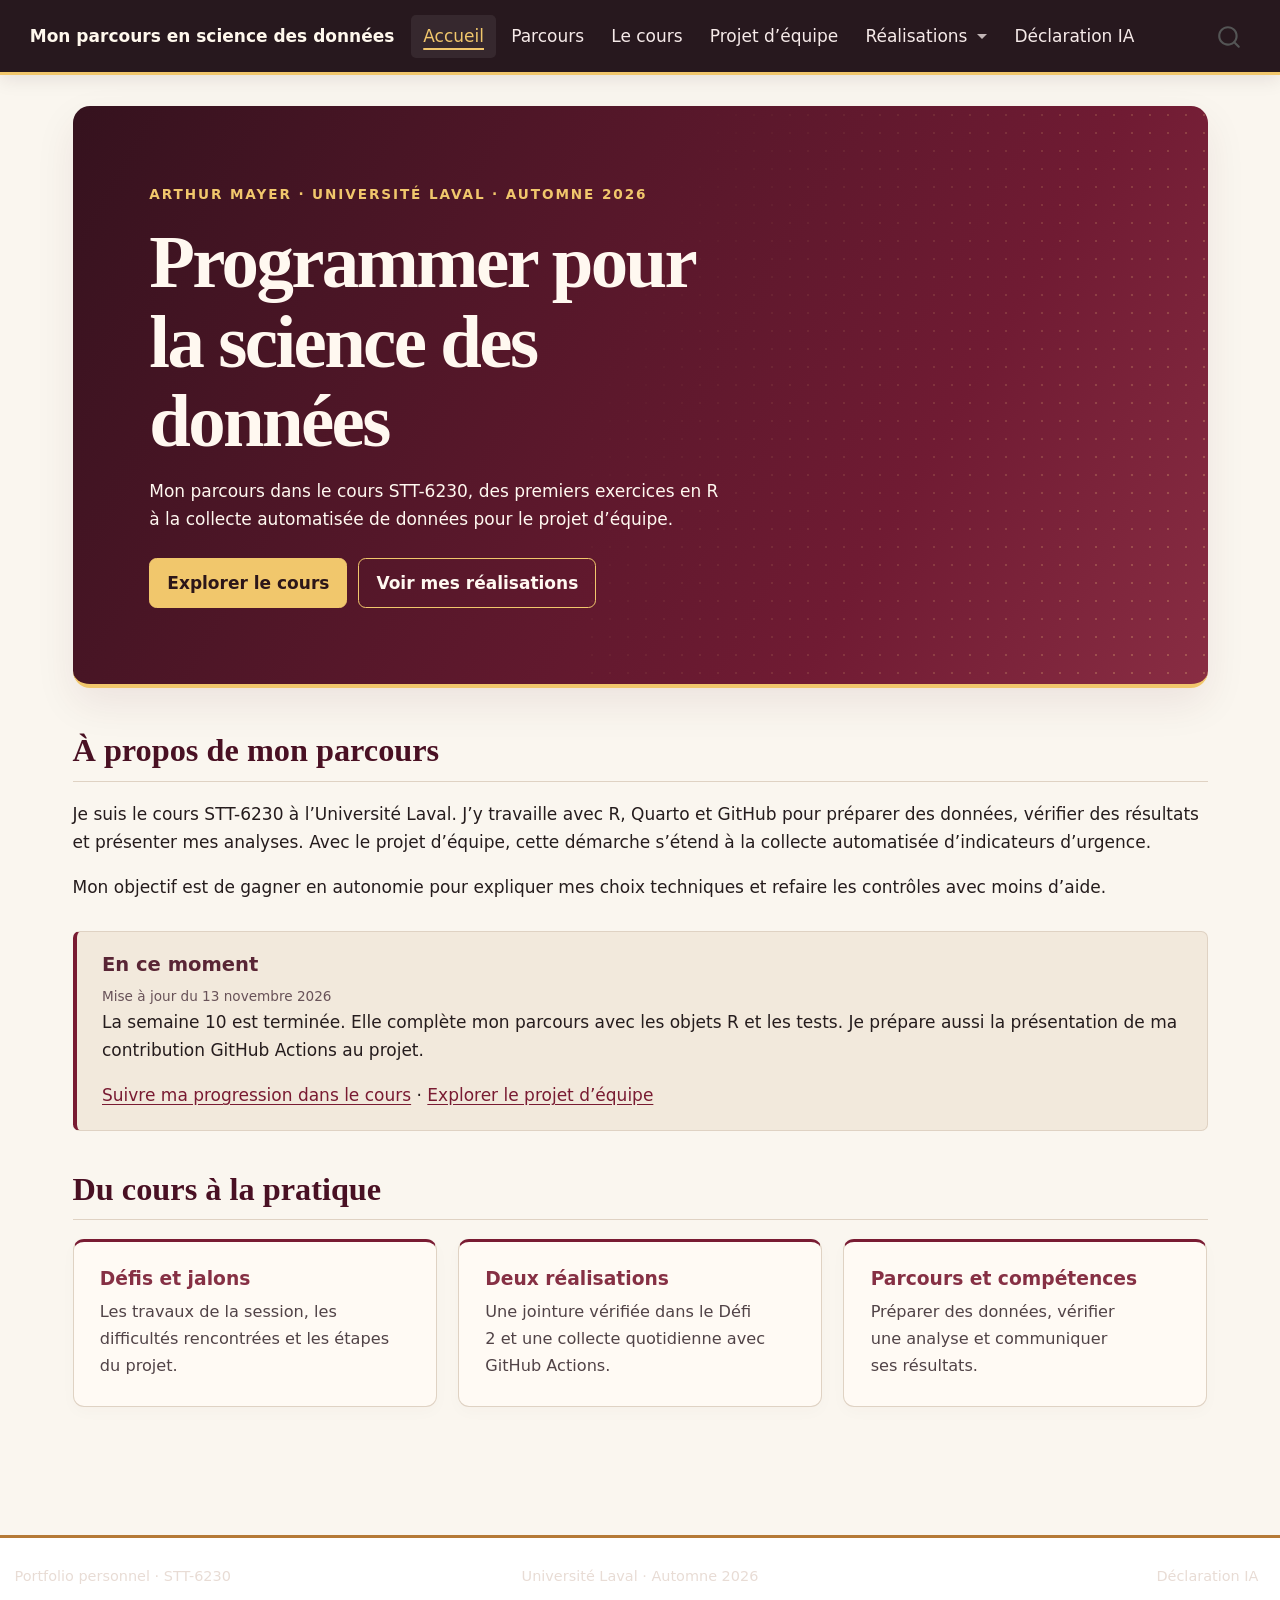
<file: docs/index.html>
<!DOCTYPE html>
<html xmlns="http://www.w3.org/1999/xhtml" lang="fr" xml:lang="fr"><head>

<meta charset="utf-8">
<meta name="generator" content="quarto-1.5.57">

<meta name="viewport" content="width=device-width, initial-scale=1.0, user-scalable=yes">


<title>Programmer pour la science des données – Mon parcours en science des données</title>
<style>
code{white-space: pre-wrap;}
span.smallcaps{font-variant: small-caps;}
div.columns{display: flex; gap: min(4vw, 1.5em);}
div.column{flex: auto; overflow-x: auto;}
div.hanging-indent{margin-left: 1.5em; text-indent: -1.5em;}
ul.task-list{list-style: none;}
ul.task-list li input[type="checkbox"] {
  width: 0.8em;
  margin: 0 0.8em 0.2em -1em; /* quarto-specific, see https://github.com/quarto-dev/quarto-cli/issues/4556 */ 
  vertical-align: middle;
}
</style>


<script src="site_libs/quarto-nav/quarto-nav.js"></script>
<script src="site_libs/quarto-nav/headroom.min.js"></script>
<script src="site_libs/clipboard/clipboard.min.js"></script>
<script src="site_libs/quarto-search/autocomplete.umd.js"></script>
<script src="site_libs/quarto-search/fuse.min.js"></script>
<script src="site_libs/quarto-search/quarto-search.js"></script>
<meta name="quarto:offset" content="./">
<link href="./assets/favicon.svg" rel="icon" type="image/svg+xml">
<script src="site_libs/quarto-html/quarto.js"></script>
<script src="site_libs/quarto-html/popper.min.js"></script>
<script src="site_libs/quarto-html/tippy.umd.min.js"></script>
<script src="site_libs/quarto-html/anchor.min.js"></script>
<link href="site_libs/quarto-html/tippy.css" rel="stylesheet">
<link href="site_libs/quarto-html/quarto-syntax-highlighting.css" rel="stylesheet" id="quarto-text-highlighting-styles">
<script src="site_libs/bootstrap/bootstrap.min.js"></script>
<link href="site_libs/bootstrap/bootstrap-icons.css" rel="stylesheet">
<link href="site_libs/bootstrap/bootstrap.min.css" rel="stylesheet" id="quarto-bootstrap" data-mode="light">
<script id="quarto-search-options" type="application/json">{
  "location": "navbar",
  "copy-button": false,
  "collapse-after": 3,
  "panel-placement": "end",
  "type": "overlay",
  "limit": 50,
  "keyboard-shortcut": [
    "f",
    "/",
    "s"
  ],
  "show-item-context": false,
  "language": {
    "search-no-results-text": "Pas de résultats",
    "search-matching-documents-text": "documents trouvés",
    "search-copy-link-title": "Copier le lien vers la recherche",
    "search-hide-matches-text": "Cacher les correspondances additionnelles",
    "search-more-match-text": "correspondance de plus dans ce document",
    "search-more-matches-text": "correspondances de plus dans ce document",
    "search-clear-button-title": "Effacer",
    "search-text-placeholder": "",
    "search-detached-cancel-button-title": "Annuler",
    "search-submit-button-title": "Envoyer",
    "search-label": "Recherche"
  }
}</script>


<link rel="stylesheet" href="assets/styles.css">
</head>

<body class="nav-fixed">

<div id="quarto-search-results"></div>
  <header id="quarto-header" class="headroom fixed-top">
    <nav class="navbar navbar-expand-lg " data-bs-theme="dark">
      <div class="navbar-container container-fluid">
      <div class="navbar-brand-container mx-auto">
    <a class="navbar-brand" href="./index.html">
    <span class="navbar-title">Mon parcours en science des données</span>
    </a>
  </div>
            <div id="quarto-search" class="" title="Recherche"></div>
          <button class="navbar-toggler" type="button" data-bs-toggle="collapse" data-bs-target="#navbarCollapse" aria-controls="navbarCollapse" role="menu" aria-expanded="false" aria-label="Basculer la navigation" onclick="if (window.quartoToggleHeadroom) { window.quartoToggleHeadroom(); }">
  <span class="navbar-toggler-icon"></span>
</button>
          <div class="collapse navbar-collapse" id="navbarCollapse">
            <ul class="navbar-nav navbar-nav-scroll me-auto">
  <li class="nav-item">
    <a class="nav-link active" href="./index.html" aria-current="page"> 
<span class="menu-text">Accueil</span></a>
  </li>  
  <li class="nav-item">
    <a class="nav-link" href="./pages/parcours.html"> 
<span class="menu-text">Parcours</span></a>
  </li>  
  <li class="nav-item">
    <a class="nav-link" href="./pages/cours.html"> 
<span class="menu-text">Le cours</span></a>
  </li>  
  <li class="nav-item">
    <a class="nav-link" href="./pages/projet.html"> 
<span class="menu-text">Projet d’équipe</span></a>
  </li>  
  <li class="nav-item dropdown ">
    <a class="nav-link dropdown-toggle" href="#" id="nav-menu-réalisations" role="link" data-bs-toggle="dropdown" aria-expanded="false">
 <span class="menu-text">Réalisations</span>
    </a>
    <ul class="dropdown-menu" aria-labelledby="nav-menu-réalisations">    
        <li>
    <a class="dropdown-item" href="./pages/realisations/index.html">
 <span class="dropdown-text">Vue d’ensemble</span></a>
  </li>  
        <li>
    <a class="dropdown-item" href="./pages/realisations/defi-2.html">
 <span class="dropdown-text">Défi 2</span></a>
  </li>  
        <li>
    <a class="dropdown-item" href="./pages/realisations/github-actions.html">
 <span class="dropdown-text">GitHub Actions</span></a>
  </li>  
    </ul>
  </li>
  <li class="nav-item">
    <a class="nav-link" href="./pages/declaration-ia.html"> 
<span class="menu-text">Déclaration IA</span></a>
  </li>  
</ul>
          </div> <!-- /navcollapse -->
            <div class="quarto-navbar-tools">
</div>
      </div> <!-- /container-fluid -->
    </nav>
</header>
<!-- content -->
<div id="quarto-content" class="quarto-container page-columns page-rows-contents page-layout-full page-navbar">
<!-- sidebar -->
<!-- margin-sidebar -->
    
<!-- main -->
<main class="content column-page" id="quarto-document-content">




<div class="site-hero">
<div class="hero-label">
<p>Arthur Mayer · Université Laval · Automne 2026</p>
</div>
<section id="programmer-pour-la-science-des-données" class="level1 unnumbered">
<h1 class="unnumbered">Programmer pour la science des données</h1>
<p>Mon parcours dans le cours STT-6230, des premiers exercices en R à la collecte automatisée de données pour le projet d’équipe.</p>
<div class="hero-actions">
<p><a href="./pages/cours.html">Explorer le cours</a> <a href="./pages/realisations/index.html">Voir mes réalisations</a></p>
</div>
</section>
</div>
<section id="à-propos-de-mon-parcours" class="level2">
<h2 class="anchored" data-anchor-id="à-propos-de-mon-parcours">À propos de mon parcours</h2>
<p>Je suis le cours STT-6230 à l’Université Laval. J’y travaille avec R, Quarto et GitHub pour préparer des données, vérifier des résultats et présenter mes analyses. Avec le projet d’équipe, cette démarche s’étend à la collecte automatisée d’indicateurs d’urgence.</p>
<p>Mon objectif est de gagner en autonomie pour expliquer mes choix techniques et refaire les contrôles avec moins d’aide.</p>
<section id="en-ce-moment" class="level3 site-actualite">
<h3 class="anchored" data-anchor-id="en-ce-moment">En ce moment</h3>
<div class="actualite-date">
<p>Mise à jour du 13 novembre 2026</p>
</div>
<p>La semaine 10 est terminée. Elle complète mon parcours avec les objets R et les tests. Je prépare aussi la présentation de ma contribution GitHub Actions au projet.</p>
<p><a href="./pages/cours.html">Suivre ma progression dans le cours</a> · <a href="./pages/projet.html">Explorer le projet d’équipe</a></p>
</section>
</section>
<section id="du-cours-à-la-pratique" class="level2">
<h2 class="anchored" data-anchor-id="du-cours-à-la-pratique">Du cours à la pratique</h2>
<div class="home-grid">
<section id="défis-et-jalons" class="level3 home-card">
<h3 class="anchored" data-anchor-id="défis-et-jalons"><a href="./pages/cours.html">Défis et jalons</a></h3>
<p>Les travaux de la session, les difficultés rencontrées et les étapes du projet.</p>
</section>
<section id="deux-réalisations" class="level3 home-card">
<h3 class="anchored" data-anchor-id="deux-réalisations"><a href="./pages/realisations/index.html">Deux réalisations</a></h3>
<p>Une jointure vérifiée dans le Défi 2 et une collecte quotidienne avec GitHub Actions.</p>
</section>
<section id="parcours-et-compétences" class="level3 home-card">
<h3 class="anchored" data-anchor-id="parcours-et-compétences"><a href="./pages/parcours.html">Parcours et compétences</a></h3>
<p>Préparer des données, vérifier une analyse et communiquer ses résultats.</p>
</section>
</div>


</section>

</main> <!-- /main -->
<script id="quarto-html-after-body" type="application/javascript">
window.document.addEventListener("DOMContentLoaded", function (event) {
  const toggleBodyColorMode = (bsSheetEl) => {
    const mode = bsSheetEl.getAttribute("data-mode");
    const bodyEl = window.document.querySelector("body");
    if (mode === "dark") {
      bodyEl.classList.add("quarto-dark");
      bodyEl.classList.remove("quarto-light");
    } else {
      bodyEl.classList.add("quarto-light");
      bodyEl.classList.remove("quarto-dark");
    }
  }
  const toggleBodyColorPrimary = () => {
    const bsSheetEl = window.document.querySelector("link#quarto-bootstrap");
    if (bsSheetEl) {
      toggleBodyColorMode(bsSheetEl);
    }
  }
  toggleBodyColorPrimary();  
  const icon = "";
  const anchorJS = new window.AnchorJS();
  anchorJS.options = {
    placement: 'right',
    icon: icon
  };
  anchorJS.add('.anchored');
  const isCodeAnnotation = (el) => {
    for (const clz of el.classList) {
      if (clz.startsWith('code-annotation-')) {                     
        return true;
      }
    }
    return false;
  }
  const onCopySuccess = function(e) {
    // button target
    const button = e.trigger;
    // don't keep focus
    button.blur();
    // flash "checked"
    button.classList.add('code-copy-button-checked');
    var currentTitle = button.getAttribute("title");
    button.setAttribute("title", "Copié");
    let tooltip;
    if (window.bootstrap) {
      button.setAttribute("data-bs-toggle", "tooltip");
      button.setAttribute("data-bs-placement", "left");
      button.setAttribute("data-bs-title", "Copié");
      tooltip = new bootstrap.Tooltip(button, 
        { trigger: "manual", 
          customClass: "code-copy-button-tooltip",
          offset: [0, -8]});
      tooltip.show();    
    }
    setTimeout(function() {
      if (tooltip) {
        tooltip.hide();
        button.removeAttribute("data-bs-title");
        button.removeAttribute("data-bs-toggle");
        button.removeAttribute("data-bs-placement");
      }
      button.setAttribute("title", currentTitle);
      button.classList.remove('code-copy-button-checked');
    }, 1000);
    // clear code selection
    e.clearSelection();
  }
  const getTextToCopy = function(trigger) {
      const codeEl = trigger.previousElementSibling.cloneNode(true);
      for (const childEl of codeEl.children) {
        if (isCodeAnnotation(childEl)) {
          childEl.remove();
        }
      }
      return codeEl.innerText;
  }
  const clipboard = new window.ClipboardJS('.code-copy-button:not([data-in-quarto-modal])', {
    text: getTextToCopy
  });
  clipboard.on('success', onCopySuccess);
  if (window.document.getElementById('quarto-embedded-source-code-modal')) {
    // For code content inside modals, clipBoardJS needs to be initialized with a container option
    // TODO: Check when it could be a function (https://github.com/zenorocha/clipboard.js/issues/860)
    const clipboardModal = new window.ClipboardJS('.code-copy-button[data-in-quarto-modal]', {
      text: getTextToCopy,
      container: window.document.getElementById('quarto-embedded-source-code-modal')
    });
    clipboardModal.on('success', onCopySuccess);
  }
    var localhostRegex = new RegExp(/^(?:http|https):\/\/localhost\:?[0-9]*\//);
    var mailtoRegex = new RegExp(/^mailto:/);
      var filterRegex = new RegExp('/' + window.location.host + '/');
    var isInternal = (href) => {
        return filterRegex.test(href) || localhostRegex.test(href) || mailtoRegex.test(href);
    }
    // Inspect non-navigation links and adorn them if external
 	var links = window.document.querySelectorAll('a[href]:not(.nav-link):not(.navbar-brand):not(.toc-action):not(.sidebar-link):not(.sidebar-item-toggle):not(.pagination-link):not(.no-external):not([aria-hidden]):not(.dropdown-item):not(.quarto-navigation-tool):not(.about-link)');
    for (var i=0; i<links.length; i++) {
      const link = links[i];
      if (!isInternal(link.href)) {
        // undo the damage that might have been done by quarto-nav.js in the case of
        // links that we want to consider external
        if (link.dataset.originalHref !== undefined) {
          link.href = link.dataset.originalHref;
        }
      }
    }
  function tippyHover(el, contentFn, onTriggerFn, onUntriggerFn) {
    const config = {
      allowHTML: true,
      maxWidth: 500,
      delay: 100,
      arrow: false,
      appendTo: function(el) {
          return el.parentElement;
      },
      interactive: true,
      interactiveBorder: 10,
      theme: 'quarto',
      placement: 'bottom-start',
    };
    if (contentFn) {
      config.content = contentFn;
    }
    if (onTriggerFn) {
      config.onTrigger = onTriggerFn;
    }
    if (onUntriggerFn) {
      config.onUntrigger = onUntriggerFn;
    }
    window.tippy(el, config); 
  }
  const noterefs = window.document.querySelectorAll('a[role="doc-noteref"]');
  for (var i=0; i<noterefs.length; i++) {
    const ref = noterefs[i];
    tippyHover(ref, function() {
      // use id or data attribute instead here
      let href = ref.getAttribute('data-footnote-href') || ref.getAttribute('href');
      try { href = new URL(href).hash; } catch {}
      const id = href.replace(/^#\/?/, "");
      const note = window.document.getElementById(id);
      if (note) {
        return note.innerHTML;
      } else {
        return "";
      }
    });
  }
  const xrefs = window.document.querySelectorAll('a.quarto-xref');
  const processXRef = (id, note) => {
    // Strip column container classes
    const stripColumnClz = (el) => {
      el.classList.remove("page-full", "page-columns");
      if (el.children) {
        for (const child of el.children) {
          stripColumnClz(child);
        }
      }
    }
    stripColumnClz(note)
    if (id === null || id.startsWith('sec-')) {
      // Special case sections, only their first couple elements
      const container = document.createElement("div");
      if (note.children && note.children.length > 2) {
        container.appendChild(note.children[0].cloneNode(true));
        for (let i = 1; i < note.children.length; i++) {
          const child = note.children[i];
          if (child.tagName === "P" && child.innerText === "") {
            continue;
          } else {
            container.appendChild(child.cloneNode(true));
            break;
          }
        }
        if (window.Quarto?.typesetMath) {
          window.Quarto.typesetMath(container);
        }
        return container.innerHTML
      } else {
        if (window.Quarto?.typesetMath) {
          window.Quarto.typesetMath(note);
        }
        return note.innerHTML;
      }
    } else {
      // Remove any anchor links if they are present
      const anchorLink = note.querySelector('a.anchorjs-link');
      if (anchorLink) {
        anchorLink.remove();
      }
      if (window.Quarto?.typesetMath) {
        window.Quarto.typesetMath(note);
      }
      // TODO in 1.5, we should make sure this works without a callout special case
      if (note.classList.contains("callout")) {
        return note.outerHTML;
      } else {
        return note.innerHTML;
      }
    }
  }
  for (var i=0; i<xrefs.length; i++) {
    const xref = xrefs[i];
    tippyHover(xref, undefined, function(instance) {
      instance.disable();
      let url = xref.getAttribute('href');
      let hash = undefined; 
      if (url.startsWith('#')) {
        hash = url;
      } else {
        try { hash = new URL(url).hash; } catch {}
      }
      if (hash) {
        const id = hash.replace(/^#\/?/, "");
        const note = window.document.getElementById(id);
        if (note !== null) {
          try {
            const html = processXRef(id, note.cloneNode(true));
            instance.setContent(html);
          } finally {
            instance.enable();
            instance.show();
          }
        } else {
          // See if we can fetch this
          fetch(url.split('#')[0])
          .then(res => res.text())
          .then(html => {
            const parser = new DOMParser();
            const htmlDoc = parser.parseFromString(html, "text/html");
            const note = htmlDoc.getElementById(id);
            if (note !== null) {
              const html = processXRef(id, note);
              instance.setContent(html);
            } 
          }).finally(() => {
            instance.enable();
            instance.show();
          });
        }
      } else {
        // See if we can fetch a full url (with no hash to target)
        // This is a special case and we should probably do some content thinning / targeting
        fetch(url)
        .then(res => res.text())
        .then(html => {
          const parser = new DOMParser();
          const htmlDoc = parser.parseFromString(html, "text/html");
          const note = htmlDoc.querySelector('main.content');
          if (note !== null) {
            // This should only happen for chapter cross references
            // (since there is no id in the URL)
            // remove the first header
            if (note.children.length > 0 && note.children[0].tagName === "HEADER") {
              note.children[0].remove();
            }
            const html = processXRef(null, note);
            instance.setContent(html);
          } 
        }).finally(() => {
          instance.enable();
          instance.show();
        });
      }
    }, function(instance) {
    });
  }
      let selectedAnnoteEl;
      const selectorForAnnotation = ( cell, annotation) => {
        let cellAttr = 'data-code-cell="' + cell + '"';
        let lineAttr = 'data-code-annotation="' +  annotation + '"';
        const selector = 'span[' + cellAttr + '][' + lineAttr + ']';
        return selector;
      }
      const selectCodeLines = (annoteEl) => {
        const doc = window.document;
        const targetCell = annoteEl.getAttribute("data-target-cell");
        const targetAnnotation = annoteEl.getAttribute("data-target-annotation");
        const annoteSpan = window.document.querySelector(selectorForAnnotation(targetCell, targetAnnotation));
        const lines = annoteSpan.getAttribute("data-code-lines").split(",");
        const lineIds = lines.map((line) => {
          return targetCell + "-" + line;
        })
        let top = null;
        let height = null;
        let parent = null;
        if (lineIds.length > 0) {
            //compute the position of the single el (top and bottom and make a div)
            const el = window.document.getElementById(lineIds[0]);
            top = el.offsetTop;
            height = el.offsetHeight;
            parent = el.parentElement.parentElement;
          if (lineIds.length > 1) {
            const lastEl = window.document.getElementById(lineIds[lineIds.length - 1]);
            const bottom = lastEl.offsetTop + lastEl.offsetHeight;
            height = bottom - top;
          }
          if (top !== null && height !== null && parent !== null) {
            // cook up a div (if necessary) and position it 
            let div = window.document.getElementById("code-annotation-line-highlight");
            if (div === null) {
              div = window.document.createElement("div");
              div.setAttribute("id", "code-annotation-line-highlight");
              div.style.position = 'absolute';
              parent.appendChild(div);
            }
            div.style.top = top - 2 + "px";
            div.style.height = height + 4 + "px";
            div.style.left = 0;
            let gutterDiv = window.document.getElementById("code-annotation-line-highlight-gutter");
            if (gutterDiv === null) {
              gutterDiv = window.document.createElement("div");
              gutterDiv.setAttribute("id", "code-annotation-line-highlight-gutter");
              gutterDiv.style.position = 'absolute';
              const codeCell = window.document.getElementById(targetCell);
              const gutter = codeCell.querySelector('.code-annotation-gutter');
              gutter.appendChild(gutterDiv);
            }
            gutterDiv.style.top = top - 2 + "px";
            gutterDiv.style.height = height + 4 + "px";
          }
          selectedAnnoteEl = annoteEl;
        }
      };
      const unselectCodeLines = () => {
        const elementsIds = ["code-annotation-line-highlight", "code-annotation-line-highlight-gutter"];
        elementsIds.forEach((elId) => {
          const div = window.document.getElementById(elId);
          if (div) {
            div.remove();
          }
        });
        selectedAnnoteEl = undefined;
      };
        // Handle positioning of the toggle
    window.addEventListener(
      "resize",
      throttle(() => {
        elRect = undefined;
        if (selectedAnnoteEl) {
          selectCodeLines(selectedAnnoteEl);
        }
      }, 10)
    );
    function throttle(fn, ms) {
    let throttle = false;
    let timer;
      return (...args) => {
        if(!throttle) { // first call gets through
            fn.apply(this, args);
            throttle = true;
        } else { // all the others get throttled
            if(timer) clearTimeout(timer); // cancel #2
            timer = setTimeout(() => {
              fn.apply(this, args);
              timer = throttle = false;
            }, ms);
        }
      };
    }
      // Attach click handler to the DT
      const annoteDls = window.document.querySelectorAll('dt[data-target-cell]');
      for (const annoteDlNode of annoteDls) {
        annoteDlNode.addEventListener('click', (event) => {
          const clickedEl = event.target;
          if (clickedEl !== selectedAnnoteEl) {
            unselectCodeLines();
            const activeEl = window.document.querySelector('dt[data-target-cell].code-annotation-active');
            if (activeEl) {
              activeEl.classList.remove('code-annotation-active');
            }
            selectCodeLines(clickedEl);
            clickedEl.classList.add('code-annotation-active');
          } else {
            // Unselect the line
            unselectCodeLines();
            clickedEl.classList.remove('code-annotation-active');
          }
        });
      }
  const findCites = (el) => {
    const parentEl = el.parentElement;
    if (parentEl) {
      const cites = parentEl.dataset.cites;
      if (cites) {
        return {
          el,
          cites: cites.split(' ')
        };
      } else {
        return findCites(el.parentElement)
      }
    } else {
      return undefined;
    }
  };
  var bibliorefs = window.document.querySelectorAll('a[role="doc-biblioref"]');
  for (var i=0; i<bibliorefs.length; i++) {
    const ref = bibliorefs[i];
    const citeInfo = findCites(ref);
    if (citeInfo) {
      tippyHover(citeInfo.el, function() {
        var popup = window.document.createElement('div');
        citeInfo.cites.forEach(function(cite) {
          var citeDiv = window.document.createElement('div');
          citeDiv.classList.add('hanging-indent');
          citeDiv.classList.add('csl-entry');
          var biblioDiv = window.document.getElementById('ref-' + cite);
          if (biblioDiv) {
            citeDiv.innerHTML = biblioDiv.innerHTML;
          }
          popup.appendChild(citeDiv);
        });
        return popup.innerHTML;
      });
    }
  }
});
</script>
</div> <!-- /content -->
<footer class="footer">
  <div class="nav-footer">
    <div class="nav-footer-left">
<p>Portfolio personnel · STT-6230</p>
</div>   
    <div class="nav-footer-center">
<p>Université Laval · Automne 2026</p>
</div>
    <div class="nav-footer-right">
      <ul class="footer-items list-unstyled">
    <li class="nav-item">
    <a class="nav-link" href="./pages/declaration-ia.html">
<p>Déclaration IA</p>
</a>
  </li>  
</ul>
    </div>
  </div>
</footer>




</body></html>
</file>
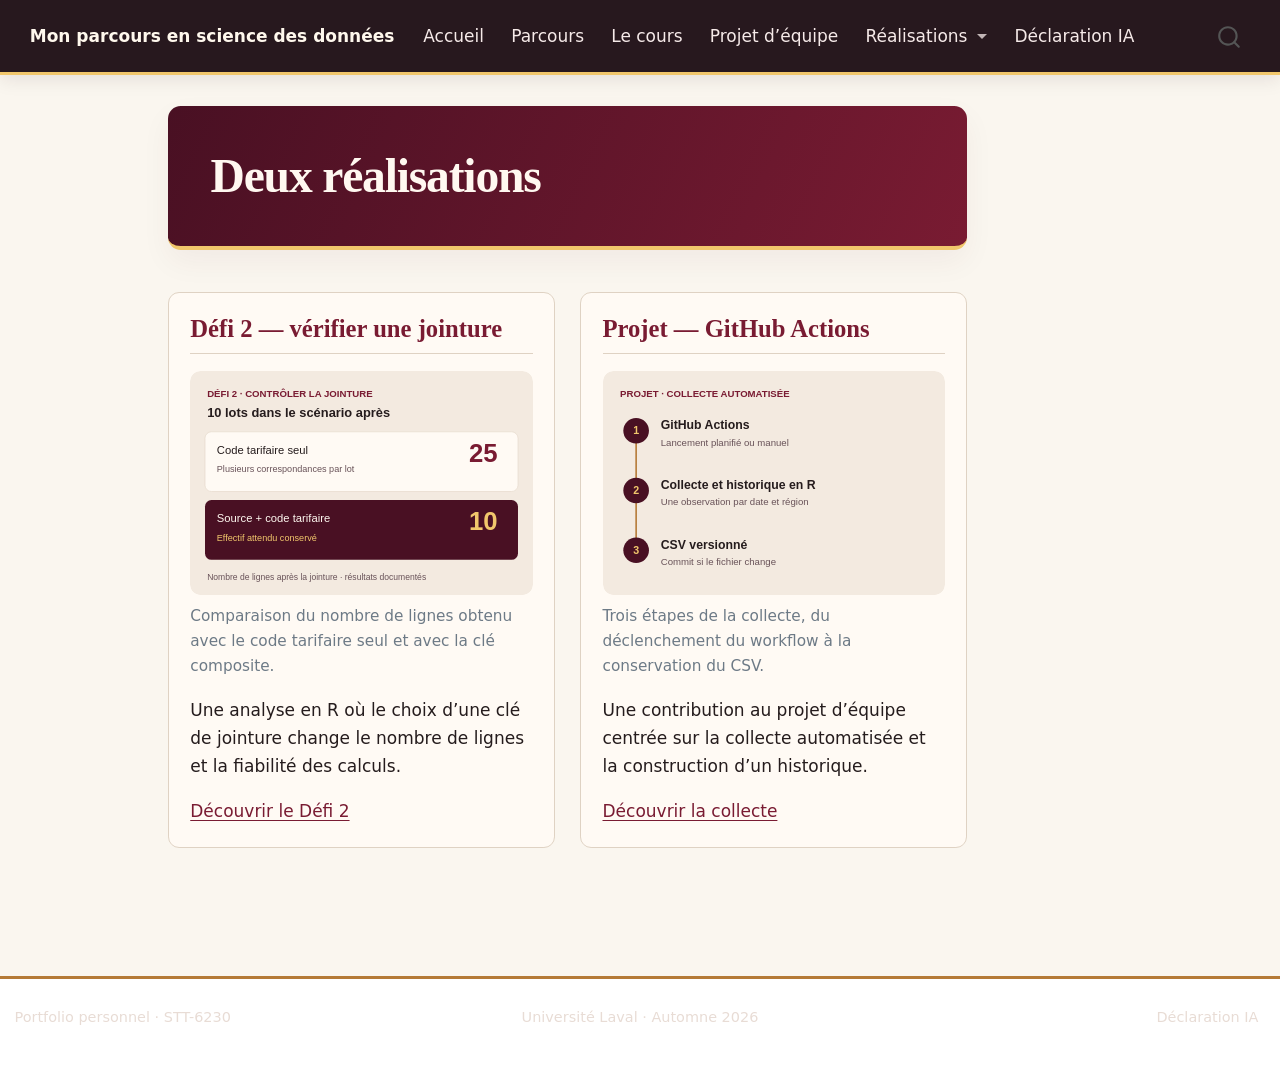
<file: docs/pages/realisations/index.html>
<!DOCTYPE html>
<html xmlns="http://www.w3.org/1999/xhtml" lang="fr" xml:lang="fr"><head>

<meta charset="utf-8">
<meta name="generator" content="quarto-1.5.57">

<meta name="viewport" content="width=device-width, initial-scale=1.0, user-scalable=yes">


<title>Deux réalisations – Mon parcours en science des données</title>
<style>
code{white-space: pre-wrap;}
span.smallcaps{font-variant: small-caps;}
div.columns{display: flex; gap: min(4vw, 1.5em);}
div.column{flex: auto; overflow-x: auto;}
div.hanging-indent{margin-left: 1.5em; text-indent: -1.5em;}
ul.task-list{list-style: none;}
ul.task-list li input[type="checkbox"] {
  width: 0.8em;
  margin: 0 0.8em 0.2em -1em; /* quarto-specific, see https://github.com/quarto-dev/quarto-cli/issues/4556 */ 
  vertical-align: middle;
}
</style>


<script src="../../site_libs/quarto-nav/quarto-nav.js"></script>
<script src="../../site_libs/quarto-nav/headroom.min.js"></script>
<script src="../../site_libs/clipboard/clipboard.min.js"></script>
<script src="../../site_libs/quarto-search/autocomplete.umd.js"></script>
<script src="../../site_libs/quarto-search/fuse.min.js"></script>
<script src="../../site_libs/quarto-search/quarto-search.js"></script>
<meta name="quarto:offset" content="../../">
<link href="../../assets/favicon.svg" rel="icon" type="image/svg+xml">
<script src="../../site_libs/quarto-html/quarto.js"></script>
<script src="../../site_libs/quarto-html/popper.min.js"></script>
<script src="../../site_libs/quarto-html/tippy.umd.min.js"></script>
<script src="../../site_libs/quarto-html/anchor.min.js"></script>
<link href="../../site_libs/quarto-html/tippy.css" rel="stylesheet">
<link href="../../site_libs/quarto-html/quarto-syntax-highlighting.css" rel="stylesheet" id="quarto-text-highlighting-styles">
<script src="../../site_libs/bootstrap/bootstrap.min.js"></script>
<link href="../../site_libs/bootstrap/bootstrap-icons.css" rel="stylesheet">
<link href="../../site_libs/bootstrap/bootstrap.min.css" rel="stylesheet" id="quarto-bootstrap" data-mode="light">
<script id="quarto-search-options" type="application/json">{
  "location": "navbar",
  "copy-button": false,
  "collapse-after": 3,
  "panel-placement": "end",
  "type": "overlay",
  "limit": 50,
  "keyboard-shortcut": [
    "f",
    "/",
    "s"
  ],
  "show-item-context": false,
  "language": {
    "search-no-results-text": "Pas de résultats",
    "search-matching-documents-text": "documents trouvés",
    "search-copy-link-title": "Copier le lien vers la recherche",
    "search-hide-matches-text": "Cacher les correspondances additionnelles",
    "search-more-match-text": "correspondance de plus dans ce document",
    "search-more-matches-text": "correspondances de plus dans ce document",
    "search-clear-button-title": "Effacer",
    "search-text-placeholder": "",
    "search-detached-cancel-button-title": "Annuler",
    "search-submit-button-title": "Envoyer",
    "search-label": "Recherche"
  }
}</script>


<link rel="stylesheet" href="../../assets/styles.css">
</head>

<body class="nav-fixed">

<div id="quarto-search-results"></div>
  <header id="quarto-header" class="headroom fixed-top">
    <nav class="navbar navbar-expand-lg " data-bs-theme="dark">
      <div class="navbar-container container-fluid">
      <div class="navbar-brand-container mx-auto">
    <a class="navbar-brand" href="../../index.html">
    <span class="navbar-title">Mon parcours en science des données</span>
    </a>
  </div>
            <div id="quarto-search" class="" title="Recherche"></div>
          <button class="navbar-toggler" type="button" data-bs-toggle="collapse" data-bs-target="#navbarCollapse" aria-controls="navbarCollapse" role="menu" aria-expanded="false" aria-label="Basculer la navigation" onclick="if (window.quartoToggleHeadroom) { window.quartoToggleHeadroom(); }">
  <span class="navbar-toggler-icon"></span>
</button>
          <div class="collapse navbar-collapse" id="navbarCollapse">
            <ul class="navbar-nav navbar-nav-scroll me-auto">
  <li class="nav-item">
    <a class="nav-link" href="../../index.html"> 
<span class="menu-text">Accueil</span></a>
  </li>  
  <li class="nav-item">
    <a class="nav-link" href="../../pages/parcours.html"> 
<span class="menu-text">Parcours</span></a>
  </li>  
  <li class="nav-item">
    <a class="nav-link" href="../../pages/cours.html"> 
<span class="menu-text">Le cours</span></a>
  </li>  
  <li class="nav-item">
    <a class="nav-link" href="../../pages/projet.html"> 
<span class="menu-text">Projet d’équipe</span></a>
  </li>  
  <li class="nav-item dropdown ">
    <a class="nav-link dropdown-toggle" href="#" id="nav-menu-réalisations" role="link" data-bs-toggle="dropdown" aria-expanded="false">
 <span class="menu-text">Réalisations</span>
    </a>
    <ul class="dropdown-menu" aria-labelledby="nav-menu-réalisations">    
        <li>
    <a class="dropdown-item" href="../../pages/realisations/index.html">
 <span class="dropdown-text">Vue d’ensemble</span></a>
  </li>  
        <li>
    <a class="dropdown-item" href="../../pages/realisations/defi-2.html">
 <span class="dropdown-text">Défi 2</span></a>
  </li>  
        <li>
    <a class="dropdown-item" href="../../pages/realisations/github-actions.html">
 <span class="dropdown-text">GitHub Actions</span></a>
  </li>  
    </ul>
  </li>
  <li class="nav-item">
    <a class="nav-link" href="../../pages/declaration-ia.html"> 
<span class="menu-text">Déclaration IA</span></a>
  </li>  
</ul>
          </div> <!-- /navcollapse -->
            <div class="quarto-navbar-tools">
</div>
      </div> <!-- /container-fluid -->
    </nav>
</header>
<!-- content -->
<div id="quarto-content" class="quarto-container page-columns page-rows-contents page-layout-article page-navbar">
<!-- sidebar -->
<!-- margin-sidebar -->
    <div id="quarto-margin-sidebar" class="sidebar margin-sidebar zindex-bottom">
        
    </div>
<!-- main -->
<main class="content" id="quarto-document-content">

<header id="title-block-header" class="quarto-title-block default">
<div class="quarto-title">
<h1 class="title">Deux réalisations</h1>
</div>



<div class="quarto-title-meta">

    
  
    
  </div>
  


</header>


<div class="realisations-grid">
<section id="défi-2-vérifier-une-jointure" class="level2 realisation-apercu">
<h2 class="anchored" data-anchor-id="défi-2-vérifier-une-jointure"><a href="../../pages/realisations/defi-2.html">Défi 2 — vérifier une jointure</a></h2>
<div class="quarto-figure quarto-figure-center">
<figure class="figure">
<p><img src="../../assets/visuels/defi-2.svg" class="img-fluid figure-img"></p>
<figcaption>Comparaison du nombre de lignes obtenu avec le code tarifaire seul et avec la clé composite.</figcaption>
</figure>
</div>
<p>Une analyse en R où le choix d’une clé de jointure change le nombre de lignes et la fiabilité des calculs.</p>
<p><a href="../../pages/realisations/defi-2.html">Découvrir le Défi 2</a></p>
</section>
<section id="projet-github-actions" class="level2 realisation-apercu">
<h2 class="anchored" data-anchor-id="projet-github-actions"><a href="../../pages/realisations/github-actions.html">Projet — GitHub Actions</a></h2>
<div class="quarto-figure quarto-figure-center">
<figure class="figure">
<p><img src="../../assets/visuels/github-actions.svg" class="img-fluid figure-img"></p>
<figcaption>Trois étapes de la collecte, du déclenchement du workflow à la conservation du CSV.</figcaption>
</figure>
</div>
<p>Une contribution au projet d’équipe centrée sur la collecte automatisée et la construction d’un historique.</p>
<p><a href="../../pages/realisations/github-actions.html">Découvrir la collecte</a></p>
</section>
</div>



</main> <!-- /main -->
<script id="quarto-html-after-body" type="application/javascript">
window.document.addEventListener("DOMContentLoaded", function (event) {
  const toggleBodyColorMode = (bsSheetEl) => {
    const mode = bsSheetEl.getAttribute("data-mode");
    const bodyEl = window.document.querySelector("body");
    if (mode === "dark") {
      bodyEl.classList.add("quarto-dark");
      bodyEl.classList.remove("quarto-light");
    } else {
      bodyEl.classList.add("quarto-light");
      bodyEl.classList.remove("quarto-dark");
    }
  }
  const toggleBodyColorPrimary = () => {
    const bsSheetEl = window.document.querySelector("link#quarto-bootstrap");
    if (bsSheetEl) {
      toggleBodyColorMode(bsSheetEl);
    }
  }
  toggleBodyColorPrimary();  
  const icon = "";
  const anchorJS = new window.AnchorJS();
  anchorJS.options = {
    placement: 'right',
    icon: icon
  };
  anchorJS.add('.anchored');
  const isCodeAnnotation = (el) => {
    for (const clz of el.classList) {
      if (clz.startsWith('code-annotation-')) {                     
        return true;
      }
    }
    return false;
  }
  const onCopySuccess = function(e) {
    // button target
    const button = e.trigger;
    // don't keep focus
    button.blur();
    // flash "checked"
    button.classList.add('code-copy-button-checked');
    var currentTitle = button.getAttribute("title");
    button.setAttribute("title", "Copié");
    let tooltip;
    if (window.bootstrap) {
      button.setAttribute("data-bs-toggle", "tooltip");
      button.setAttribute("data-bs-placement", "left");
      button.setAttribute("data-bs-title", "Copié");
      tooltip = new bootstrap.Tooltip(button, 
        { trigger: "manual", 
          customClass: "code-copy-button-tooltip",
          offset: [0, -8]});
      tooltip.show();    
    }
    setTimeout(function() {
      if (tooltip) {
        tooltip.hide();
        button.removeAttribute("data-bs-title");
        button.removeAttribute("data-bs-toggle");
        button.removeAttribute("data-bs-placement");
      }
      button.setAttribute("title", currentTitle);
      button.classList.remove('code-copy-button-checked');
    }, 1000);
    // clear code selection
    e.clearSelection();
  }
  const getTextToCopy = function(trigger) {
      const codeEl = trigger.previousElementSibling.cloneNode(true);
      for (const childEl of codeEl.children) {
        if (isCodeAnnotation(childEl)) {
          childEl.remove();
        }
      }
      return codeEl.innerText;
  }
  const clipboard = new window.ClipboardJS('.code-copy-button:not([data-in-quarto-modal])', {
    text: getTextToCopy
  });
  clipboard.on('success', onCopySuccess);
  if (window.document.getElementById('quarto-embedded-source-code-modal')) {
    // For code content inside modals, clipBoardJS needs to be initialized with a container option
    // TODO: Check when it could be a function (https://github.com/zenorocha/clipboard.js/issues/860)
    const clipboardModal = new window.ClipboardJS('.code-copy-button[data-in-quarto-modal]', {
      text: getTextToCopy,
      container: window.document.getElementById('quarto-embedded-source-code-modal')
    });
    clipboardModal.on('success', onCopySuccess);
  }
    var localhostRegex = new RegExp(/^(?:http|https):\/\/localhost\:?[0-9]*\//);
    var mailtoRegex = new RegExp(/^mailto:/);
      var filterRegex = new RegExp('/' + window.location.host + '/');
    var isInternal = (href) => {
        return filterRegex.test(href) || localhostRegex.test(href) || mailtoRegex.test(href);
    }
    // Inspect non-navigation links and adorn them if external
 	var links = window.document.querySelectorAll('a[href]:not(.nav-link):not(.navbar-brand):not(.toc-action):not(.sidebar-link):not(.sidebar-item-toggle):not(.pagination-link):not(.no-external):not([aria-hidden]):not(.dropdown-item):not(.quarto-navigation-tool):not(.about-link)');
    for (var i=0; i<links.length; i++) {
      const link = links[i];
      if (!isInternal(link.href)) {
        // undo the damage that might have been done by quarto-nav.js in the case of
        // links that we want to consider external
        if (link.dataset.originalHref !== undefined) {
          link.href = link.dataset.originalHref;
        }
      }
    }
  function tippyHover(el, contentFn, onTriggerFn, onUntriggerFn) {
    const config = {
      allowHTML: true,
      maxWidth: 500,
      delay: 100,
      arrow: false,
      appendTo: function(el) {
          return el.parentElement;
      },
      interactive: true,
      interactiveBorder: 10,
      theme: 'quarto',
      placement: 'bottom-start',
    };
    if (contentFn) {
      config.content = contentFn;
    }
    if (onTriggerFn) {
      config.onTrigger = onTriggerFn;
    }
    if (onUntriggerFn) {
      config.onUntrigger = onUntriggerFn;
    }
    window.tippy(el, config); 
  }
  const noterefs = window.document.querySelectorAll('a[role="doc-noteref"]');
  for (var i=0; i<noterefs.length; i++) {
    const ref = noterefs[i];
    tippyHover(ref, function() {
      // use id or data attribute instead here
      let href = ref.getAttribute('data-footnote-href') || ref.getAttribute('href');
      try { href = new URL(href).hash; } catch {}
      const id = href.replace(/^#\/?/, "");
      const note = window.document.getElementById(id);
      if (note) {
        return note.innerHTML;
      } else {
        return "";
      }
    });
  }
  const xrefs = window.document.querySelectorAll('a.quarto-xref');
  const processXRef = (id, note) => {
    // Strip column container classes
    const stripColumnClz = (el) => {
      el.classList.remove("page-full", "page-columns");
      if (el.children) {
        for (const child of el.children) {
          stripColumnClz(child);
        }
      }
    }
    stripColumnClz(note)
    if (id === null || id.startsWith('sec-')) {
      // Special case sections, only their first couple elements
      const container = document.createElement("div");
      if (note.children && note.children.length > 2) {
        container.appendChild(note.children[0].cloneNode(true));
        for (let i = 1; i < note.children.length; i++) {
          const child = note.children[i];
          if (child.tagName === "P" && child.innerText === "") {
            continue;
          } else {
            container.appendChild(child.cloneNode(true));
            break;
          }
        }
        if (window.Quarto?.typesetMath) {
          window.Quarto.typesetMath(container);
        }
        return container.innerHTML
      } else {
        if (window.Quarto?.typesetMath) {
          window.Quarto.typesetMath(note);
        }
        return note.innerHTML;
      }
    } else {
      // Remove any anchor links if they are present
      const anchorLink = note.querySelector('a.anchorjs-link');
      if (anchorLink) {
        anchorLink.remove();
      }
      if (window.Quarto?.typesetMath) {
        window.Quarto.typesetMath(note);
      }
      // TODO in 1.5, we should make sure this works without a callout special case
      if (note.classList.contains("callout")) {
        return note.outerHTML;
      } else {
        return note.innerHTML;
      }
    }
  }
  for (var i=0; i<xrefs.length; i++) {
    const xref = xrefs[i];
    tippyHover(xref, undefined, function(instance) {
      instance.disable();
      let url = xref.getAttribute('href');
      let hash = undefined; 
      if (url.startsWith('#')) {
        hash = url;
      } else {
        try { hash = new URL(url).hash; } catch {}
      }
      if (hash) {
        const id = hash.replace(/^#\/?/, "");
        const note = window.document.getElementById(id);
        if (note !== null) {
          try {
            const html = processXRef(id, note.cloneNode(true));
            instance.setContent(html);
          } finally {
            instance.enable();
            instance.show();
          }
        } else {
          // See if we can fetch this
          fetch(url.split('#')[0])
          .then(res => res.text())
          .then(html => {
            const parser = new DOMParser();
            const htmlDoc = parser.parseFromString(html, "text/html");
            const note = htmlDoc.getElementById(id);
            if (note !== null) {
              const html = processXRef(id, note);
              instance.setContent(html);
            } 
          }).finally(() => {
            instance.enable();
            instance.show();
          });
        }
      } else {
        // See if we can fetch a full url (with no hash to target)
        // This is a special case and we should probably do some content thinning / targeting
        fetch(url)
        .then(res => res.text())
        .then(html => {
          const parser = new DOMParser();
          const htmlDoc = parser.parseFromString(html, "text/html");
          const note = htmlDoc.querySelector('main.content');
          if (note !== null) {
            // This should only happen for chapter cross references
            // (since there is no id in the URL)
            // remove the first header
            if (note.children.length > 0 && note.children[0].tagName === "HEADER") {
              note.children[0].remove();
            }
            const html = processXRef(null, note);
            instance.setContent(html);
          } 
        }).finally(() => {
          instance.enable();
          instance.show();
        });
      }
    }, function(instance) {
    });
  }
      let selectedAnnoteEl;
      const selectorForAnnotation = ( cell, annotation) => {
        let cellAttr = 'data-code-cell="' + cell + '"';
        let lineAttr = 'data-code-annotation="' +  annotation + '"';
        const selector = 'span[' + cellAttr + '][' + lineAttr + ']';
        return selector;
      }
      const selectCodeLines = (annoteEl) => {
        const doc = window.document;
        const targetCell = annoteEl.getAttribute("data-target-cell");
        const targetAnnotation = annoteEl.getAttribute("data-target-annotation");
        const annoteSpan = window.document.querySelector(selectorForAnnotation(targetCell, targetAnnotation));
        const lines = annoteSpan.getAttribute("data-code-lines").split(",");
        const lineIds = lines.map((line) => {
          return targetCell + "-" + line;
        })
        let top = null;
        let height = null;
        let parent = null;
        if (lineIds.length > 0) {
            //compute the position of the single el (top and bottom and make a div)
            const el = window.document.getElementById(lineIds[0]);
            top = el.offsetTop;
            height = el.offsetHeight;
            parent = el.parentElement.parentElement;
          if (lineIds.length > 1) {
            const lastEl = window.document.getElementById(lineIds[lineIds.length - 1]);
            const bottom = lastEl.offsetTop + lastEl.offsetHeight;
            height = bottom - top;
          }
          if (top !== null && height !== null && parent !== null) {
            // cook up a div (if necessary) and position it 
            let div = window.document.getElementById("code-annotation-line-highlight");
            if (div === null) {
              div = window.document.createElement("div");
              div.setAttribute("id", "code-annotation-line-highlight");
              div.style.position = 'absolute';
              parent.appendChild(div);
            }
            div.style.top = top - 2 + "px";
            div.style.height = height + 4 + "px";
            div.style.left = 0;
            let gutterDiv = window.document.getElementById("code-annotation-line-highlight-gutter");
            if (gutterDiv === null) {
              gutterDiv = window.document.createElement("div");
              gutterDiv.setAttribute("id", "code-annotation-line-highlight-gutter");
              gutterDiv.style.position = 'absolute';
              const codeCell = window.document.getElementById(targetCell);
              const gutter = codeCell.querySelector('.code-annotation-gutter');
              gutter.appendChild(gutterDiv);
            }
            gutterDiv.style.top = top - 2 + "px";
            gutterDiv.style.height = height + 4 + "px";
          }
          selectedAnnoteEl = annoteEl;
        }
      };
      const unselectCodeLines = () => {
        const elementsIds = ["code-annotation-line-highlight", "code-annotation-line-highlight-gutter"];
        elementsIds.forEach((elId) => {
          const div = window.document.getElementById(elId);
          if (div) {
            div.remove();
          }
        });
        selectedAnnoteEl = undefined;
      };
        // Handle positioning of the toggle
    window.addEventListener(
      "resize",
      throttle(() => {
        elRect = undefined;
        if (selectedAnnoteEl) {
          selectCodeLines(selectedAnnoteEl);
        }
      }, 10)
    );
    function throttle(fn, ms) {
    let throttle = false;
    let timer;
      return (...args) => {
        if(!throttle) { // first call gets through
            fn.apply(this, args);
            throttle = true;
        } else { // all the others get throttled
            if(timer) clearTimeout(timer); // cancel #2
            timer = setTimeout(() => {
              fn.apply(this, args);
              timer = throttle = false;
            }, ms);
        }
      };
    }
      // Attach click handler to the DT
      const annoteDls = window.document.querySelectorAll('dt[data-target-cell]');
      for (const annoteDlNode of annoteDls) {
        annoteDlNode.addEventListener('click', (event) => {
          const clickedEl = event.target;
          if (clickedEl !== selectedAnnoteEl) {
            unselectCodeLines();
            const activeEl = window.document.querySelector('dt[data-target-cell].code-annotation-active');
            if (activeEl) {
              activeEl.classList.remove('code-annotation-active');
            }
            selectCodeLines(clickedEl);
            clickedEl.classList.add('code-annotation-active');
          } else {
            // Unselect the line
            unselectCodeLines();
            clickedEl.classList.remove('code-annotation-active');
          }
        });
      }
  const findCites = (el) => {
    const parentEl = el.parentElement;
    if (parentEl) {
      const cites = parentEl.dataset.cites;
      if (cites) {
        return {
          el,
          cites: cites.split(' ')
        };
      } else {
        return findCites(el.parentElement)
      }
    } else {
      return undefined;
    }
  };
  var bibliorefs = window.document.querySelectorAll('a[role="doc-biblioref"]');
  for (var i=0; i<bibliorefs.length; i++) {
    const ref = bibliorefs[i];
    const citeInfo = findCites(ref);
    if (citeInfo) {
      tippyHover(citeInfo.el, function() {
        var popup = window.document.createElement('div');
        citeInfo.cites.forEach(function(cite) {
          var citeDiv = window.document.createElement('div');
          citeDiv.classList.add('hanging-indent');
          citeDiv.classList.add('csl-entry');
          var biblioDiv = window.document.getElementById('ref-' + cite);
          if (biblioDiv) {
            citeDiv.innerHTML = biblioDiv.innerHTML;
          }
          popup.appendChild(citeDiv);
        });
        return popup.innerHTML;
      });
    }
  }
});
</script>
</div> <!-- /content -->
<footer class="footer">
  <div class="nav-footer">
    <div class="nav-footer-left">
<p>Portfolio personnel · STT-6230</p>
</div>   
    <div class="nav-footer-center">
<p>Université Laval · Automne 2026</p>
</div>
    <div class="nav-footer-right">
      <ul class="footer-items list-unstyled">
    <li class="nav-item">
    <a class="nav-link" href="../../pages/declaration-ia.html">
<p>Déclaration IA</p>
</a>
  </li>  
</ul>
    </div>
  </div>
</footer>




</body></html>
</file>
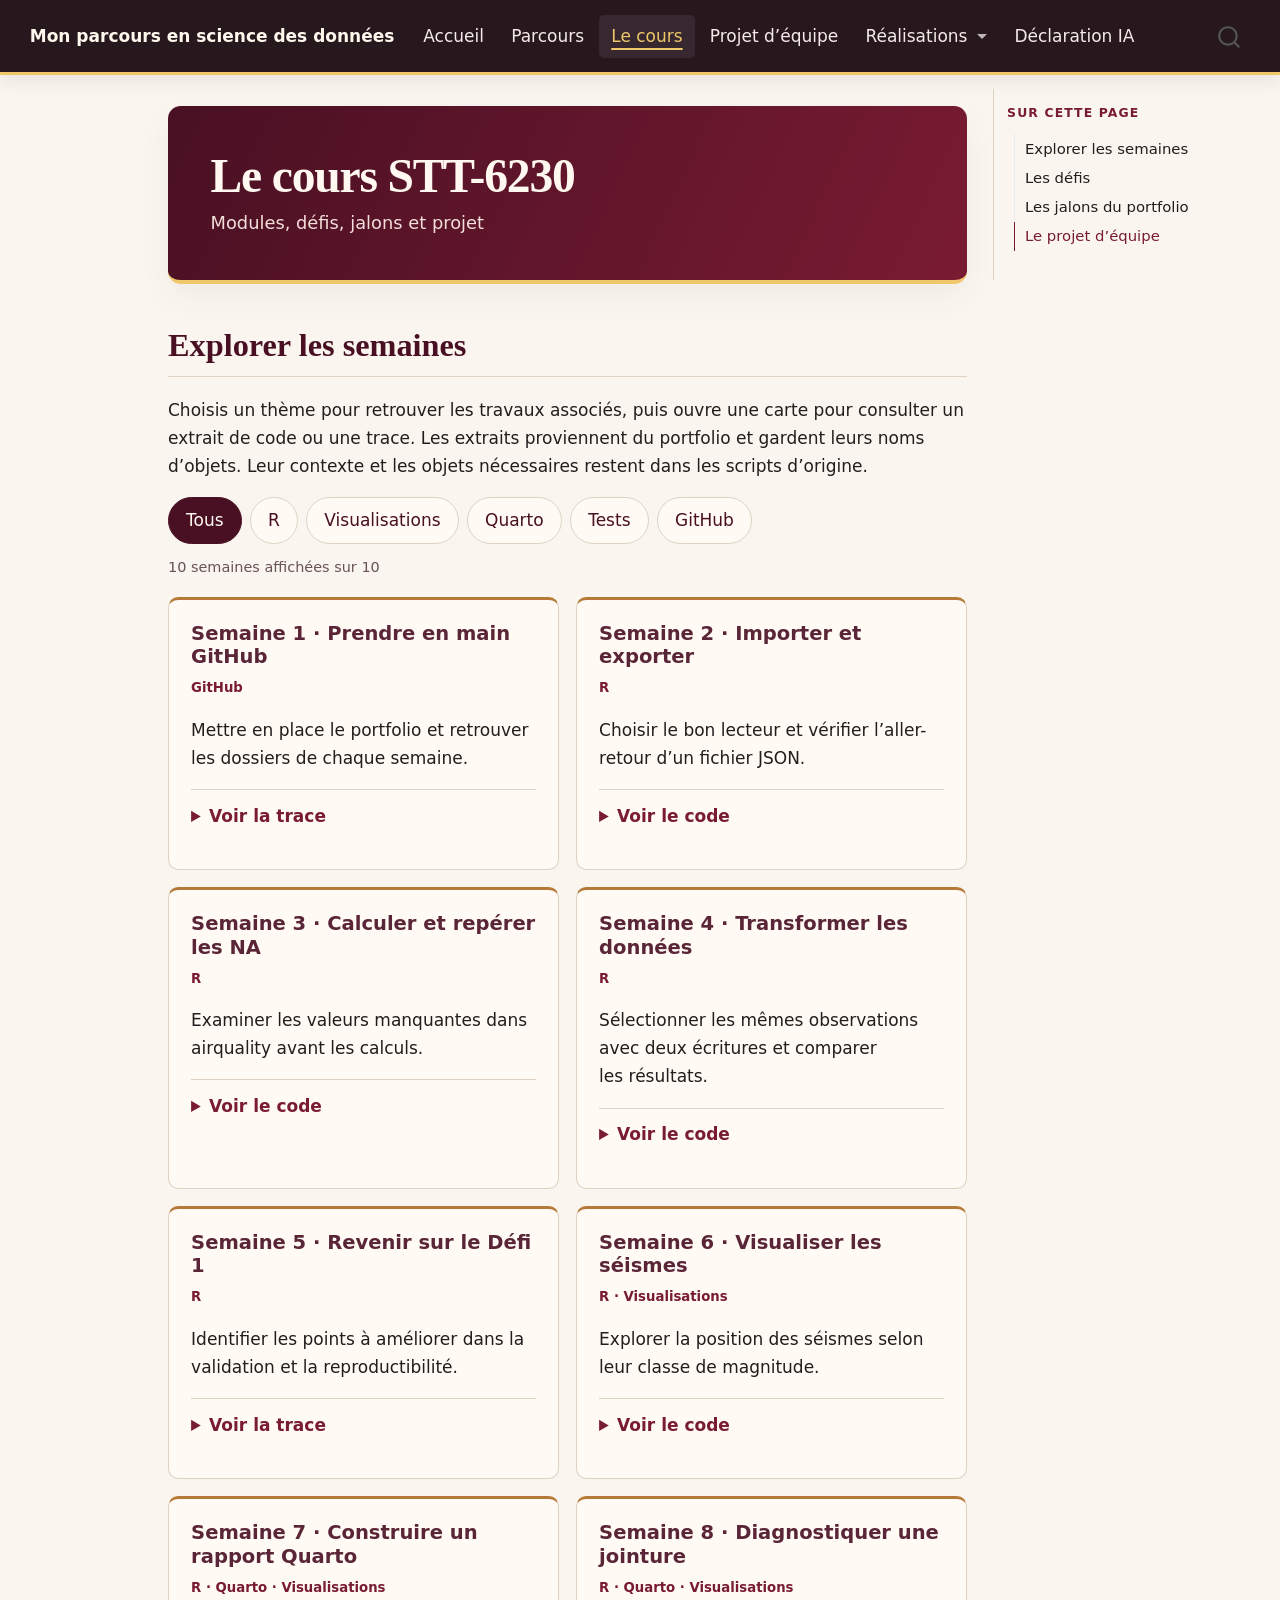
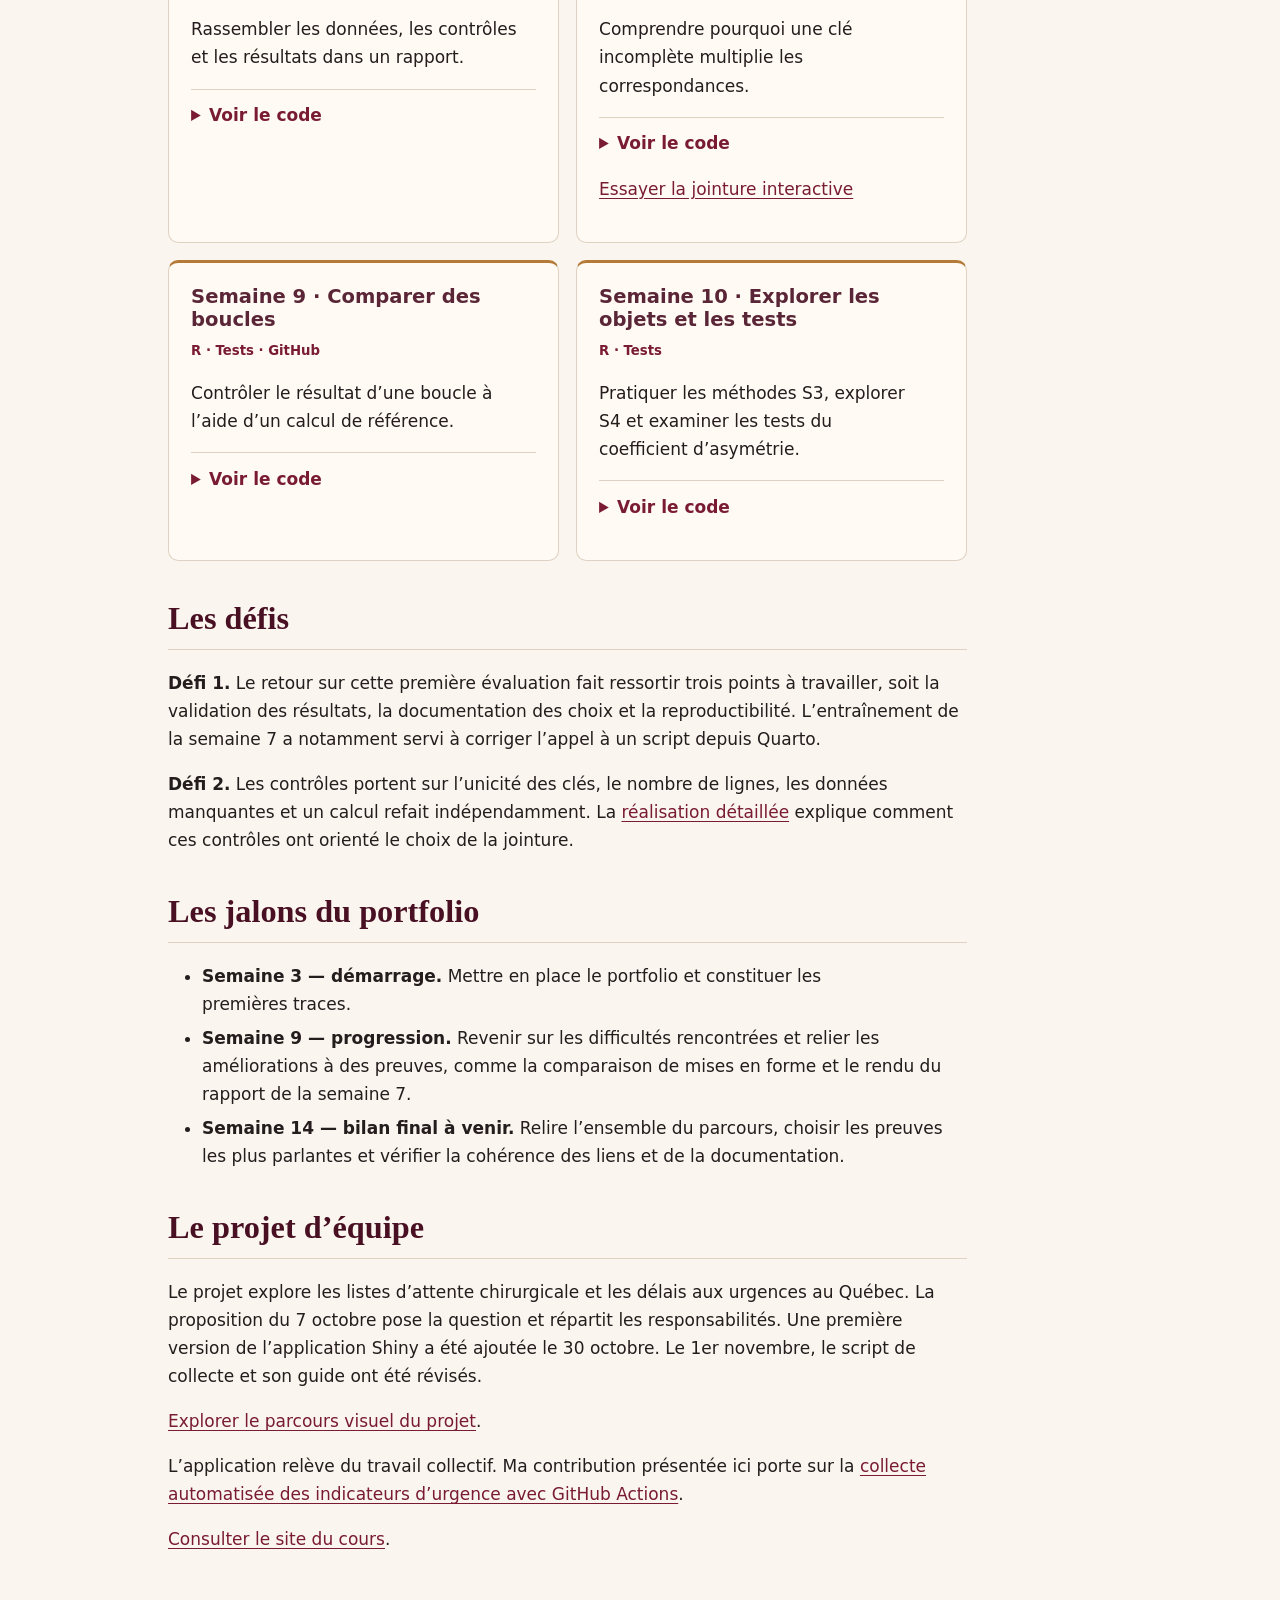
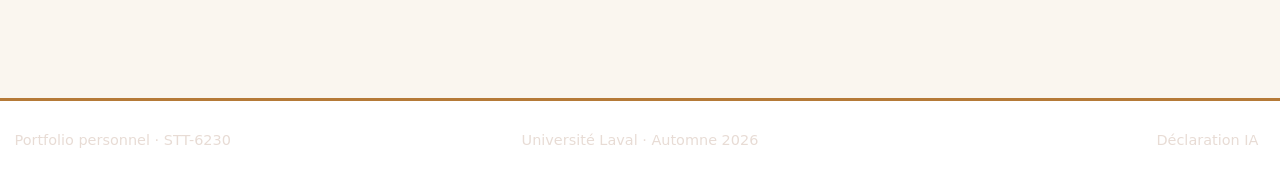
<file: docs/cours.html>
<html xmlns="http://www.w3.org/1999/xhtml">
<head>
  <title>Redirect</title>
  <script type="text/javascript">
    var redirects = {"":"pages\\cours.html"};
    var hash = window.location.hash.startsWith('#') ? window.location.hash.slice(1) : window.location.hash;
    var redirect = redirects[hash] || redirects[""] || "/";
    window.document.title = 'Redirect to  ' +  redirect;
    window.location.replace(redirect);
  </script>
</head>
<body>
</body>
</html>
</file>
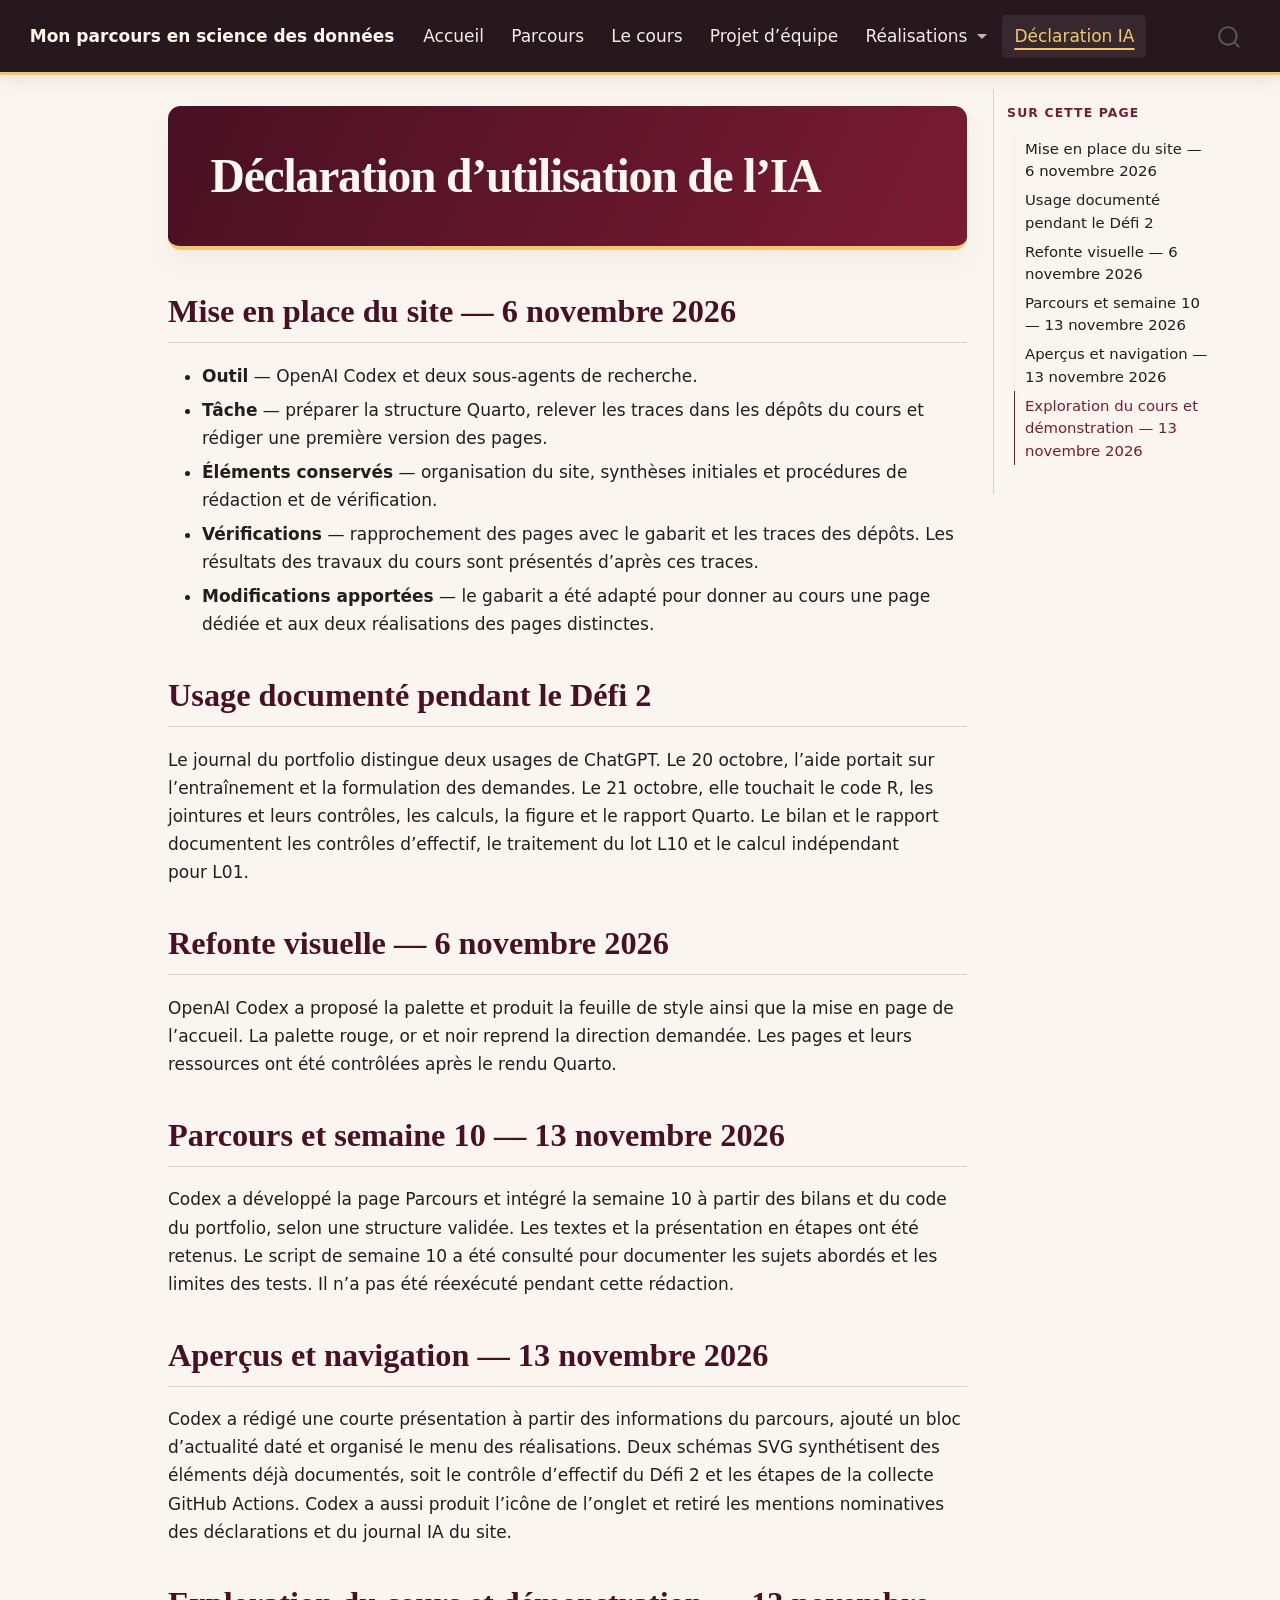
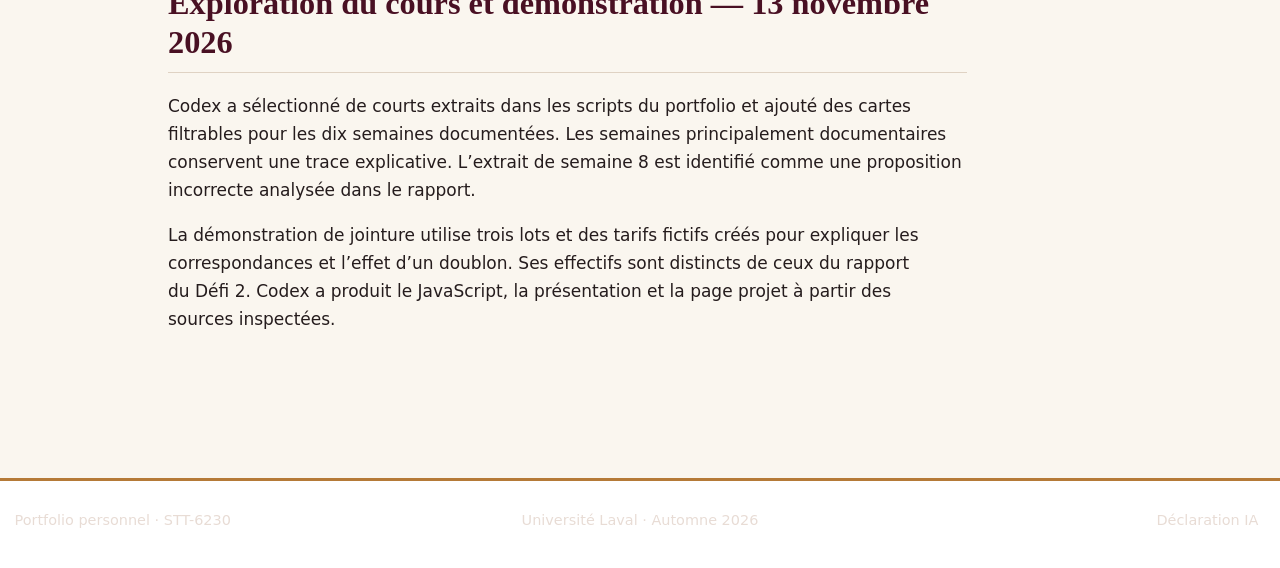
<file: docs/declaration-ia.html>
<html xmlns="http://www.w3.org/1999/xhtml">
<head>
  <title>Redirect</title>
  <script type="text/javascript">
    var redirects = {"":"pages\\declaration-ia.html"};
    var hash = window.location.hash.startsWith('#') ? window.location.hash.slice(1) : window.location.hash;
    var redirect = redirects[hash] || redirects[""] || "/";
    window.document.title = 'Redirect to  ' +  redirect;
    window.location.replace(redirect);
  </script>
</head>
<body>
</body>
</html>
</file>
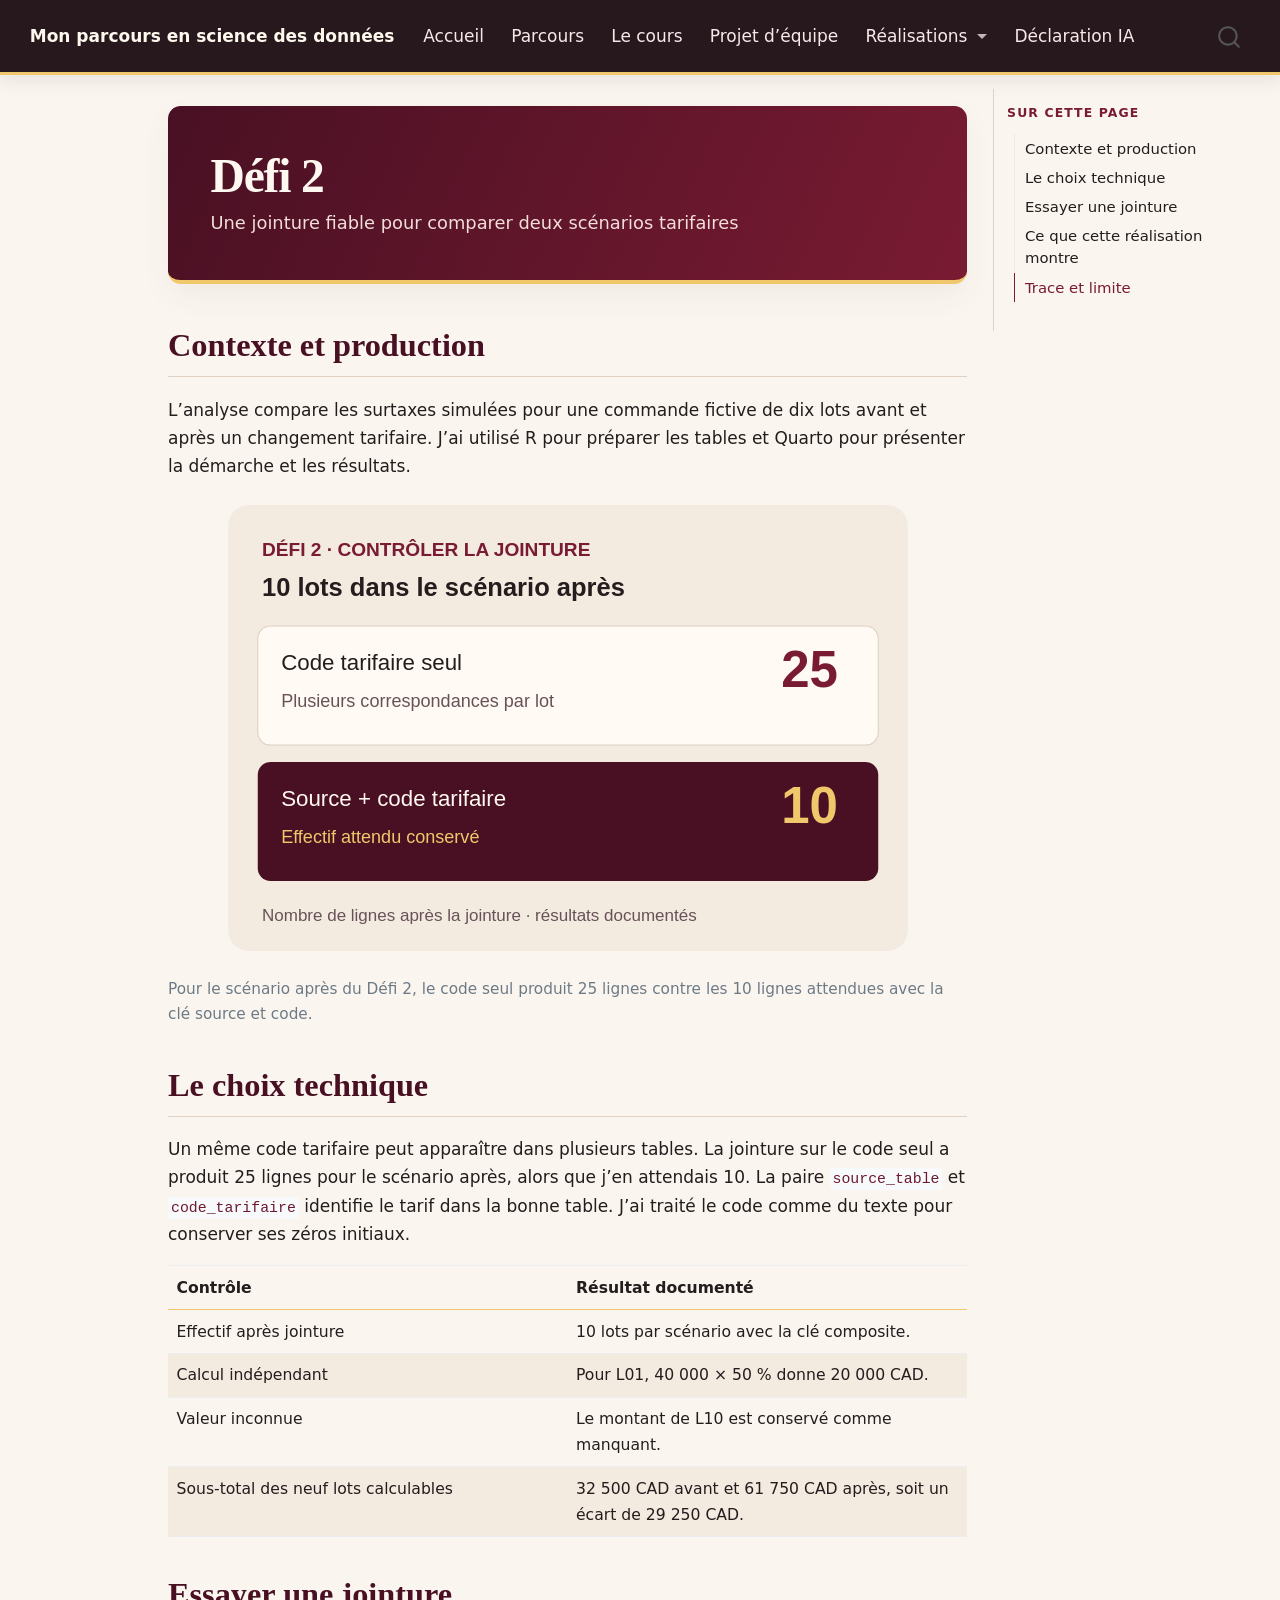
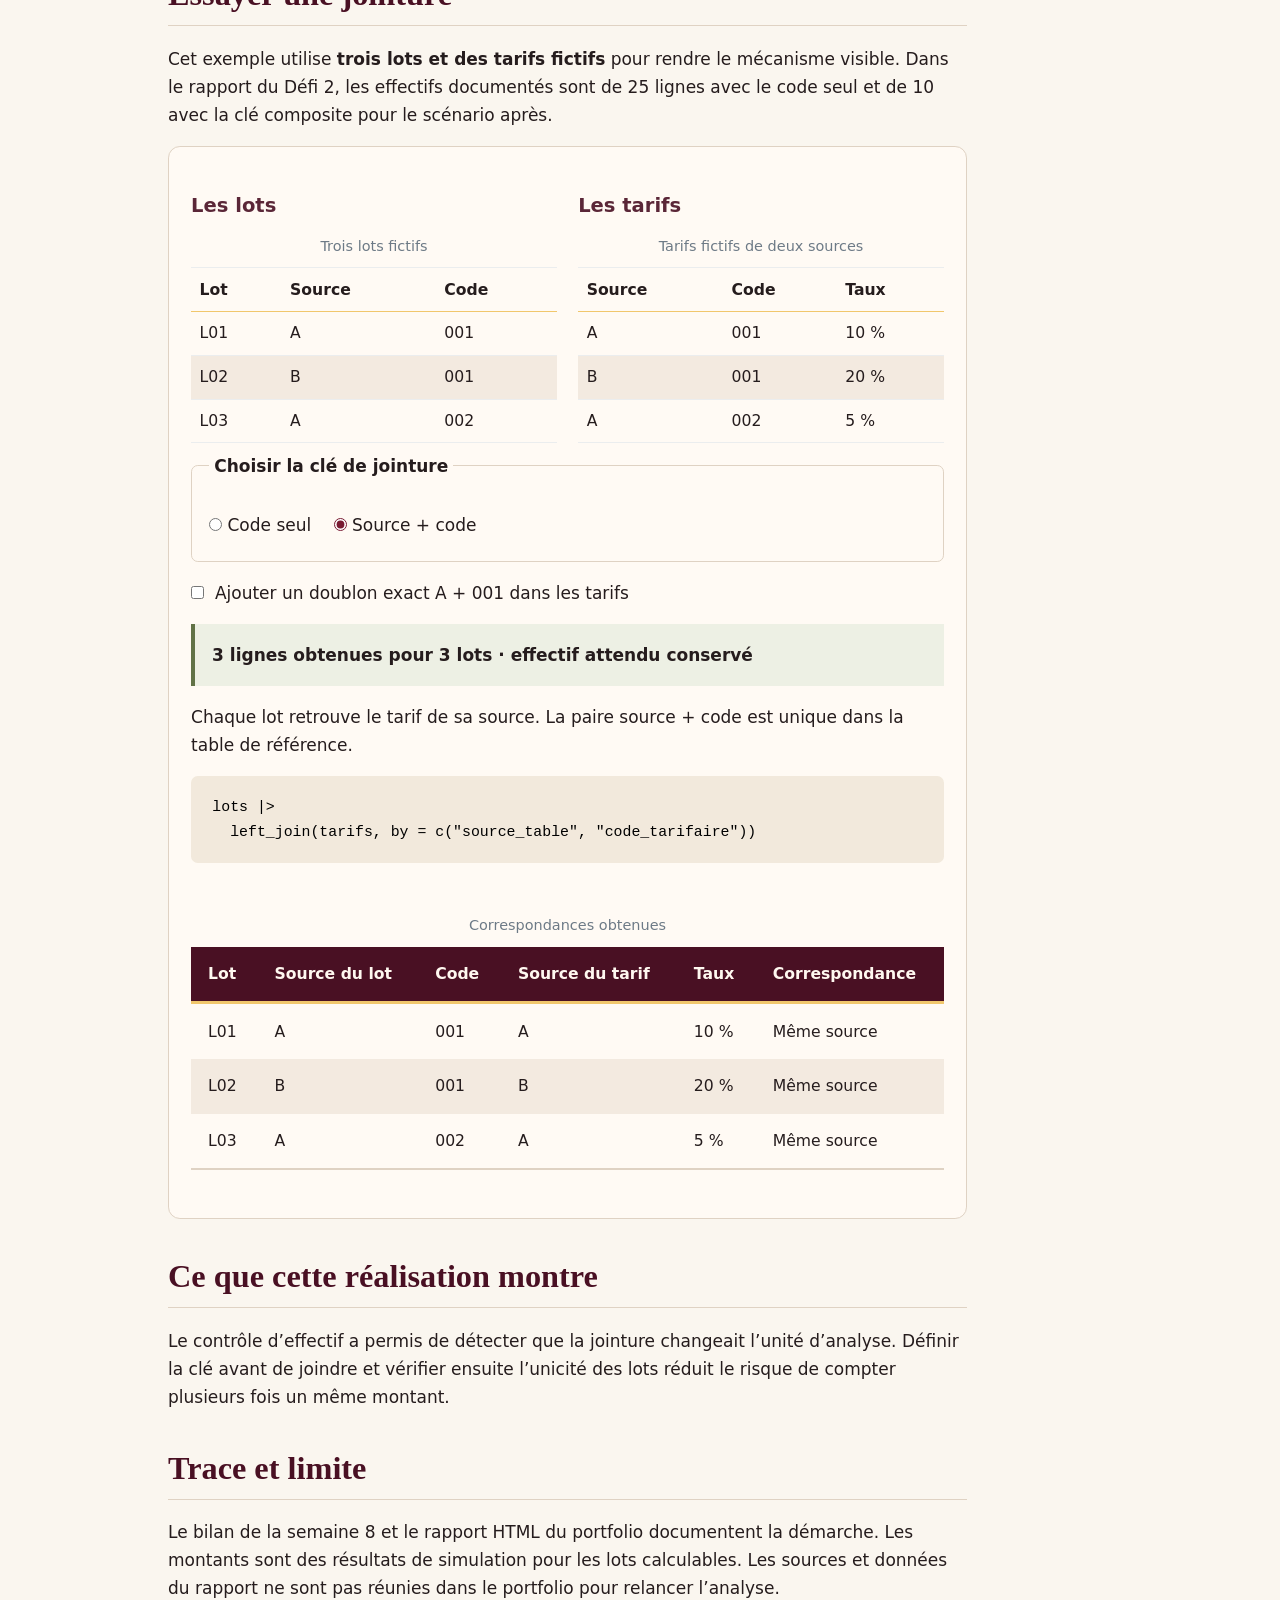
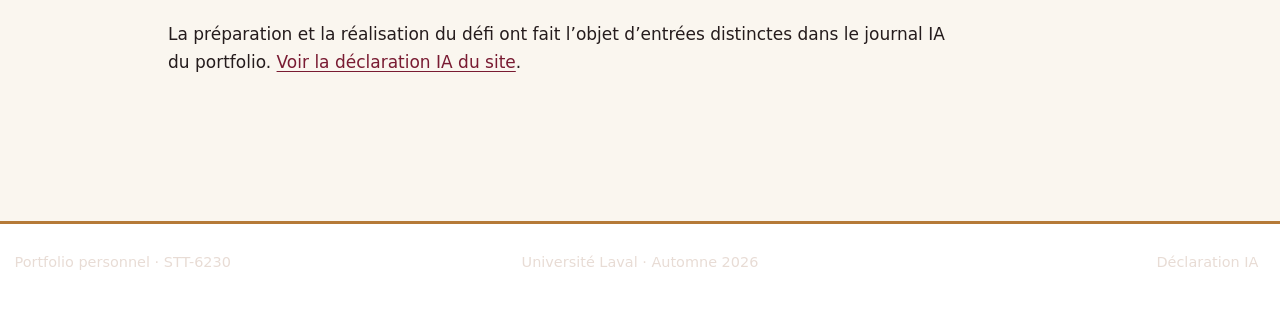
<file: docs/defi-2.html>
<html xmlns="http://www.w3.org/1999/xhtml">
<head>
  <title>Redirect</title>
  <script type="text/javascript">
    var redirects = {"":"pages\\realisations\\defi-2.html"};
    var hash = window.location.hash.startsWith('#') ? window.location.hash.slice(1) : window.location.hash;
    var redirect = redirects[hash] || redirects[""] || "/";
    window.document.title = 'Redirect to  ' +  redirect;
    window.location.replace(redirect);
  </script>
</head>
<body>
</body>
</html>
</file>
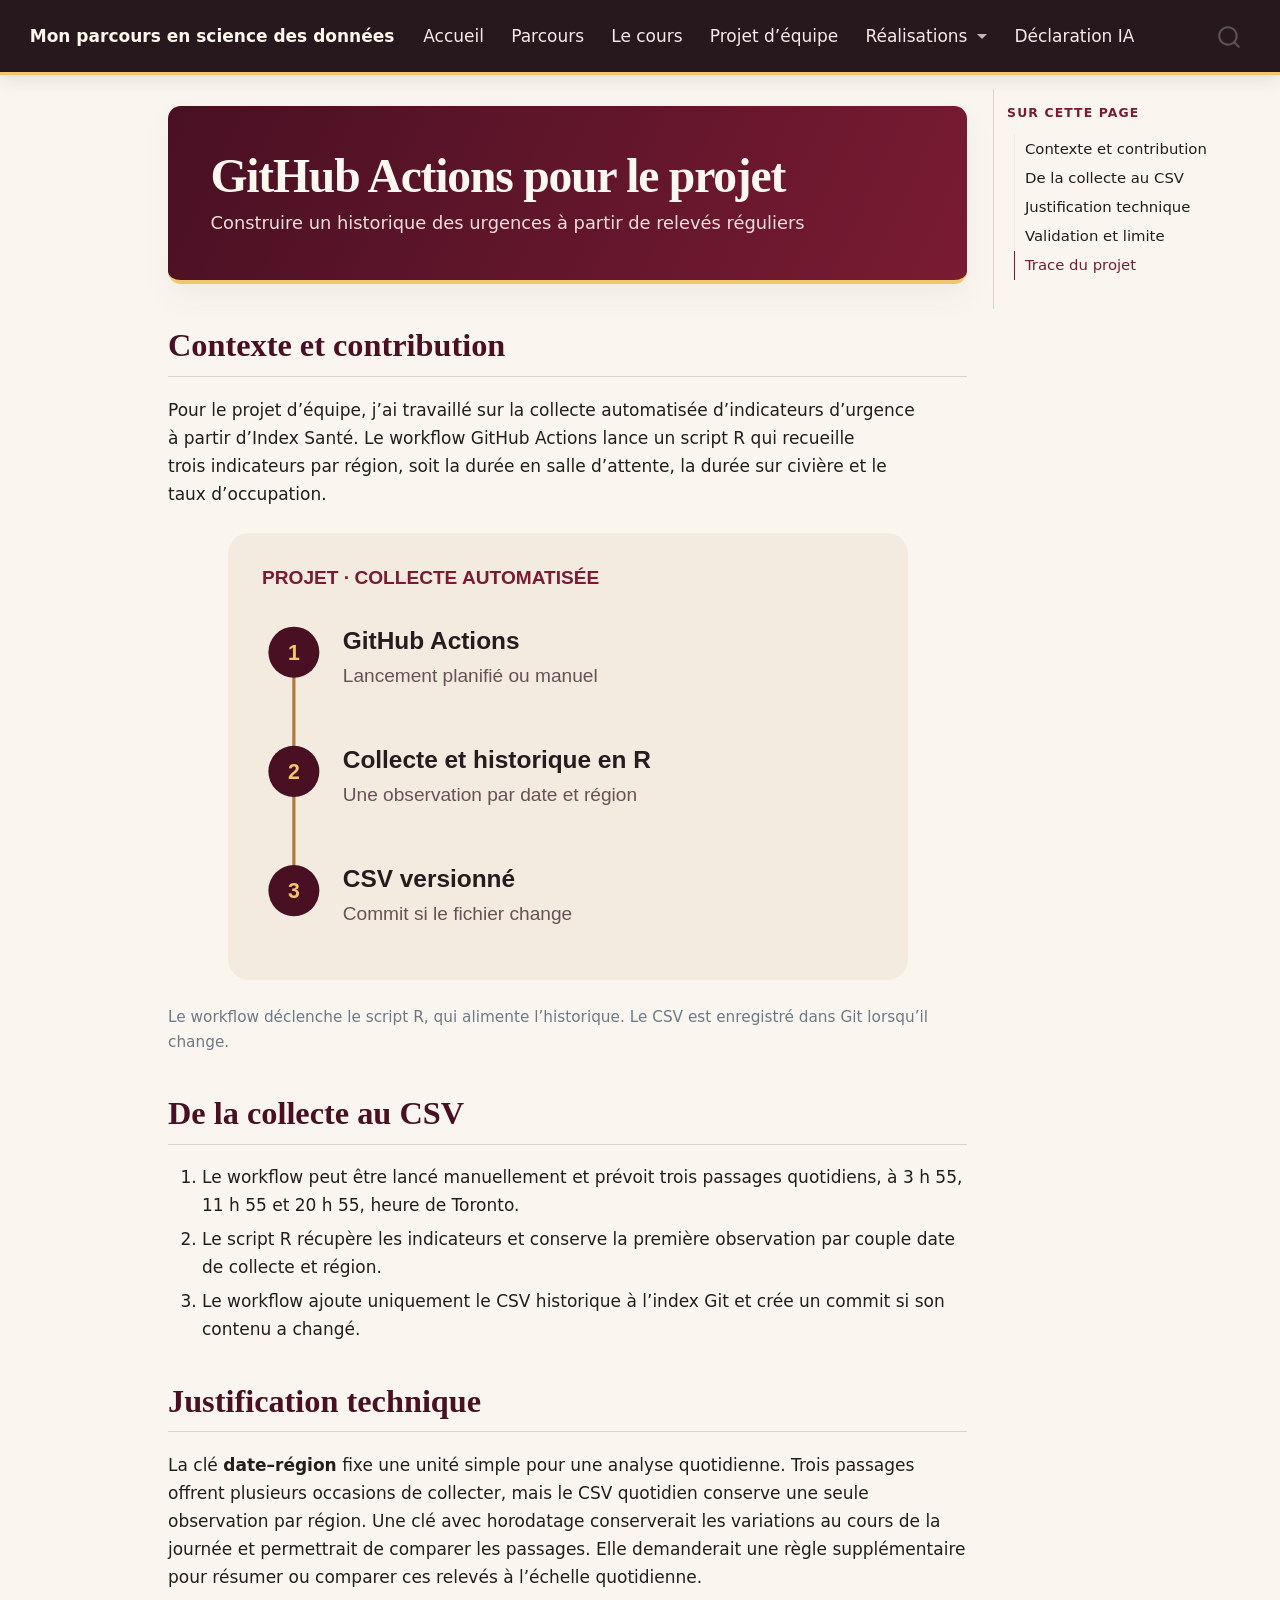
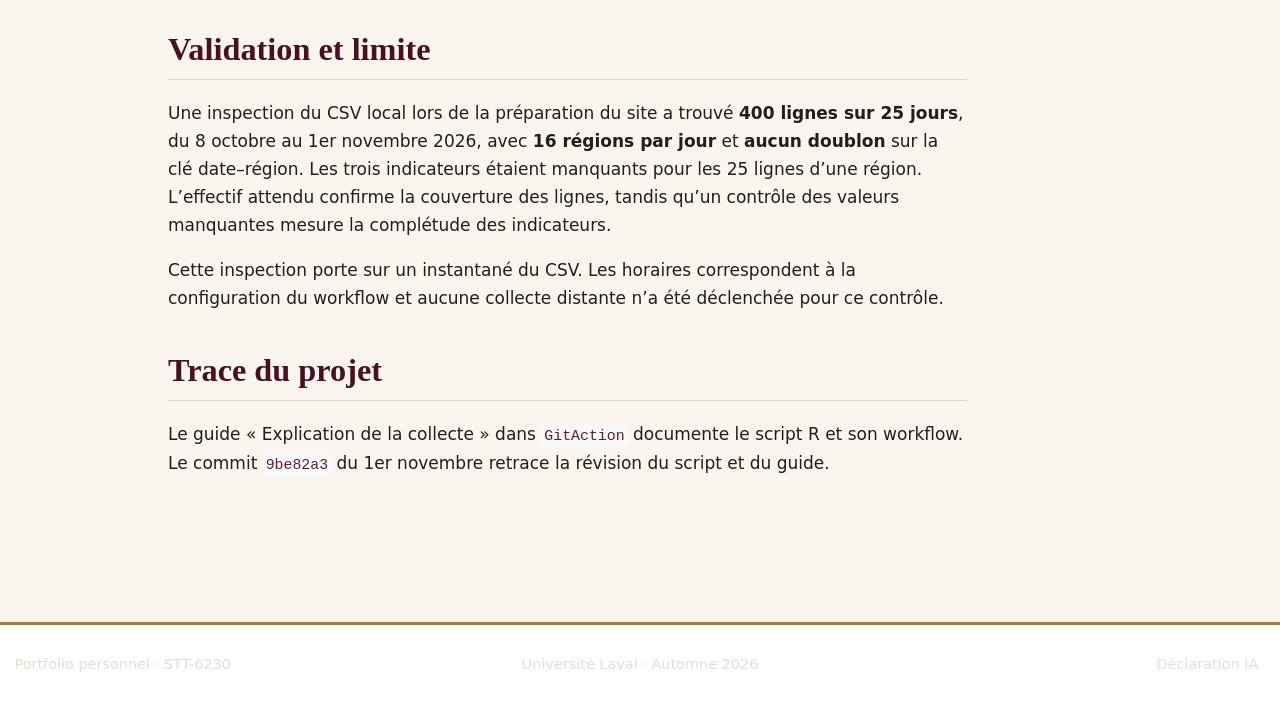
<file: docs/github-actions.html>
<html xmlns="http://www.w3.org/1999/xhtml">
<head>
  <title>Redirect</title>
  <script type="text/javascript">
    var redirects = {"":"pages\\realisations\\github-actions.html"};
    var hash = window.location.hash.startsWith('#') ? window.location.hash.slice(1) : window.location.hash;
    var redirect = redirects[hash] || redirects[""] || "/";
    window.document.title = 'Redirect to  ' +  redirect;
    window.location.replace(redirect);
  </script>
</head>
<body>
</body>
</html>
</file>
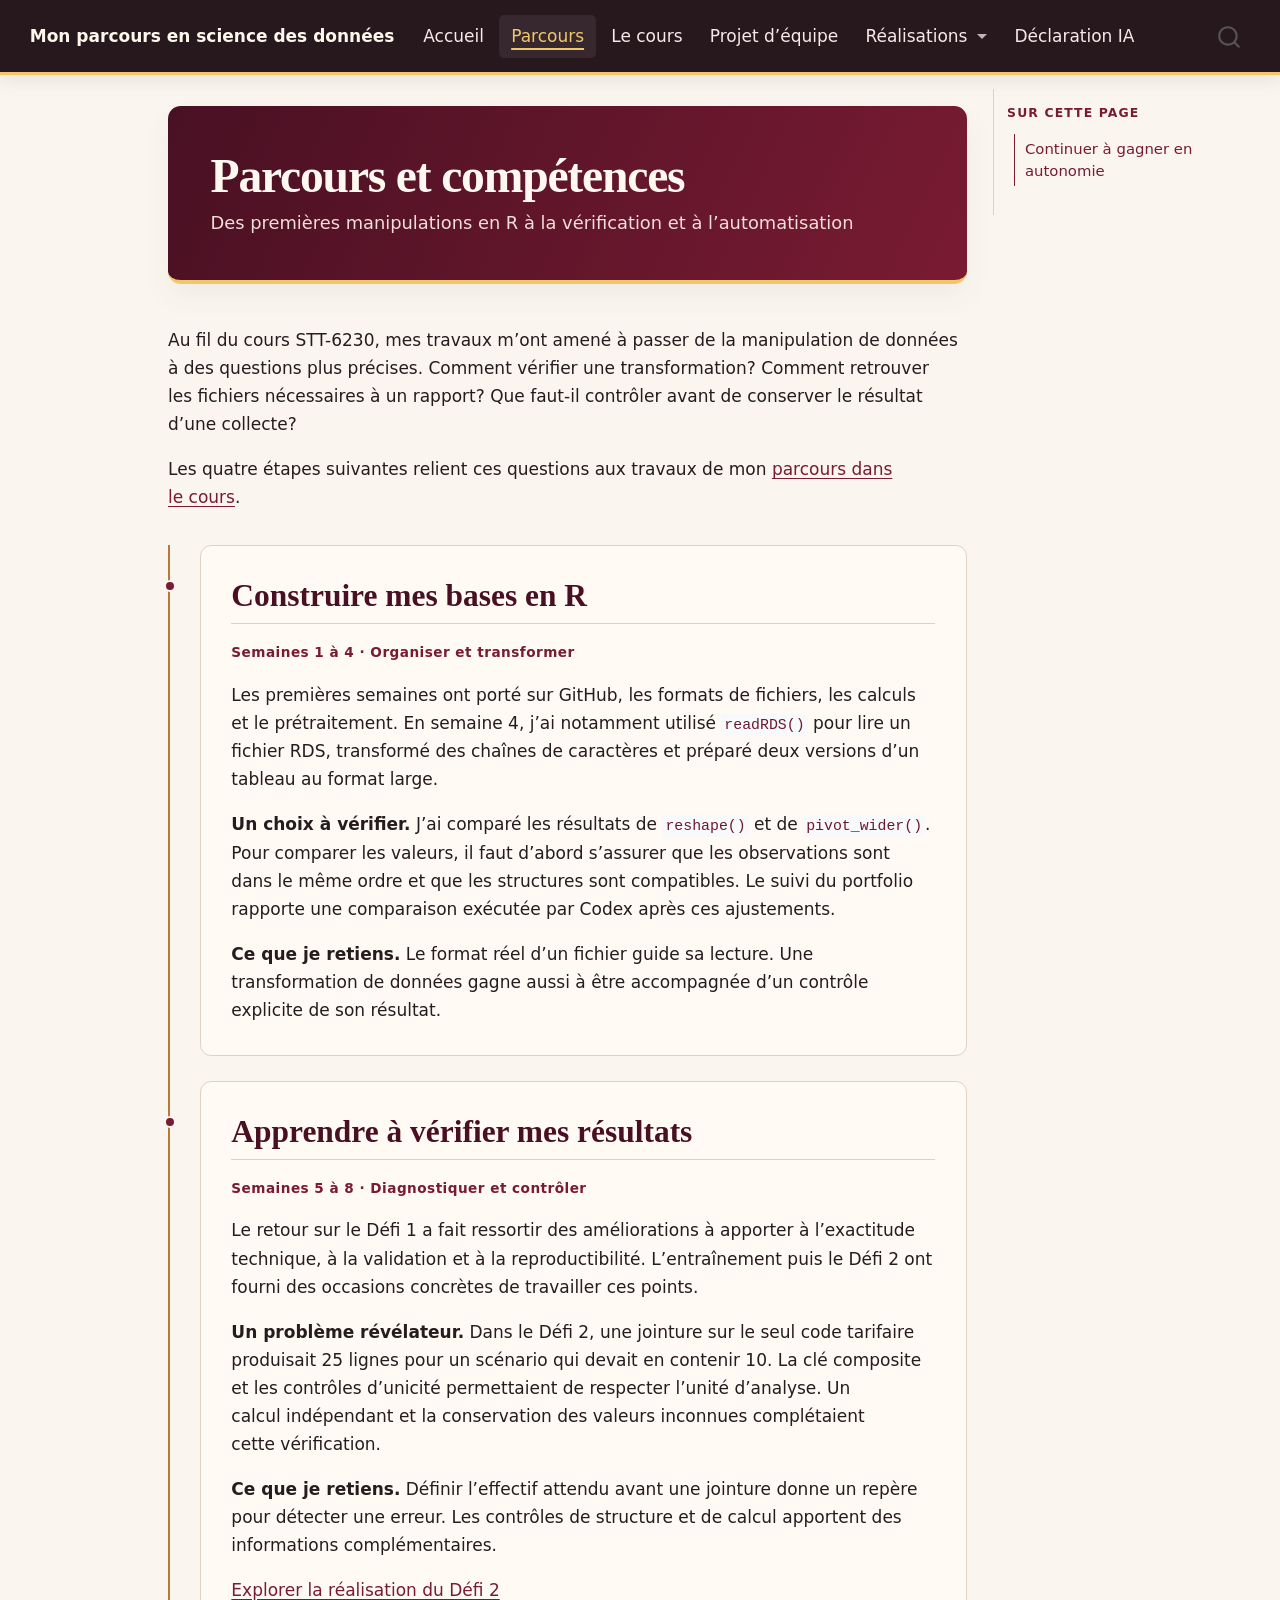
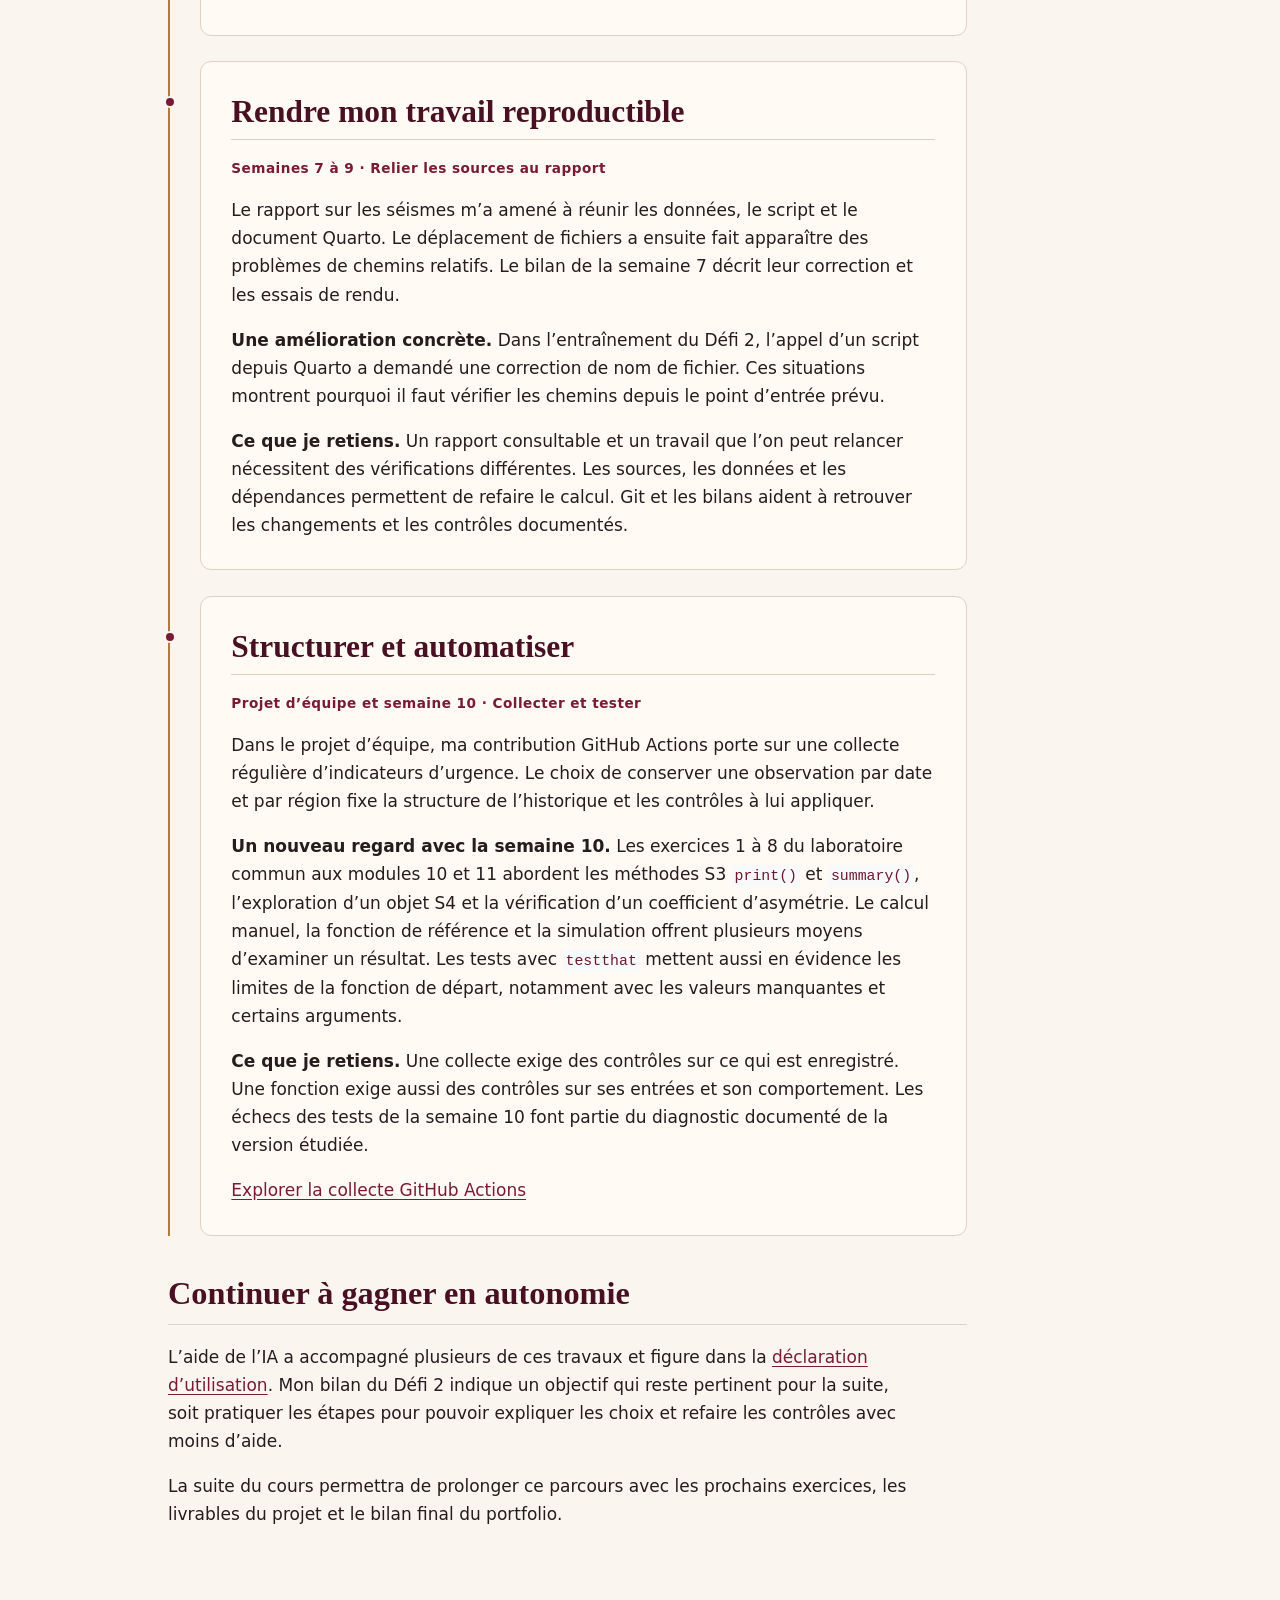
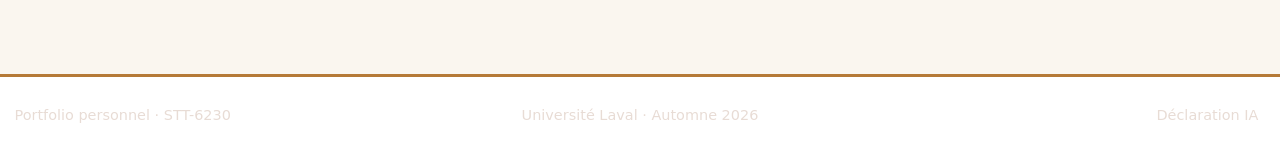
<file: docs/parcours.html>
<html xmlns="http://www.w3.org/1999/xhtml">
<head>
  <title>Redirect</title>
  <script type="text/javascript">
    var redirects = {"":"pages\\parcours.html"};
    var hash = window.location.hash.startsWith('#') ? window.location.hash.slice(1) : window.location.hash;
    var redirect = redirects[hash] || redirects[""] || "/";
    window.document.title = 'Redirect to  ' +  redirect;
    window.location.replace(redirect);
  </script>
</head>
<body>
</body>
</html>
</file>
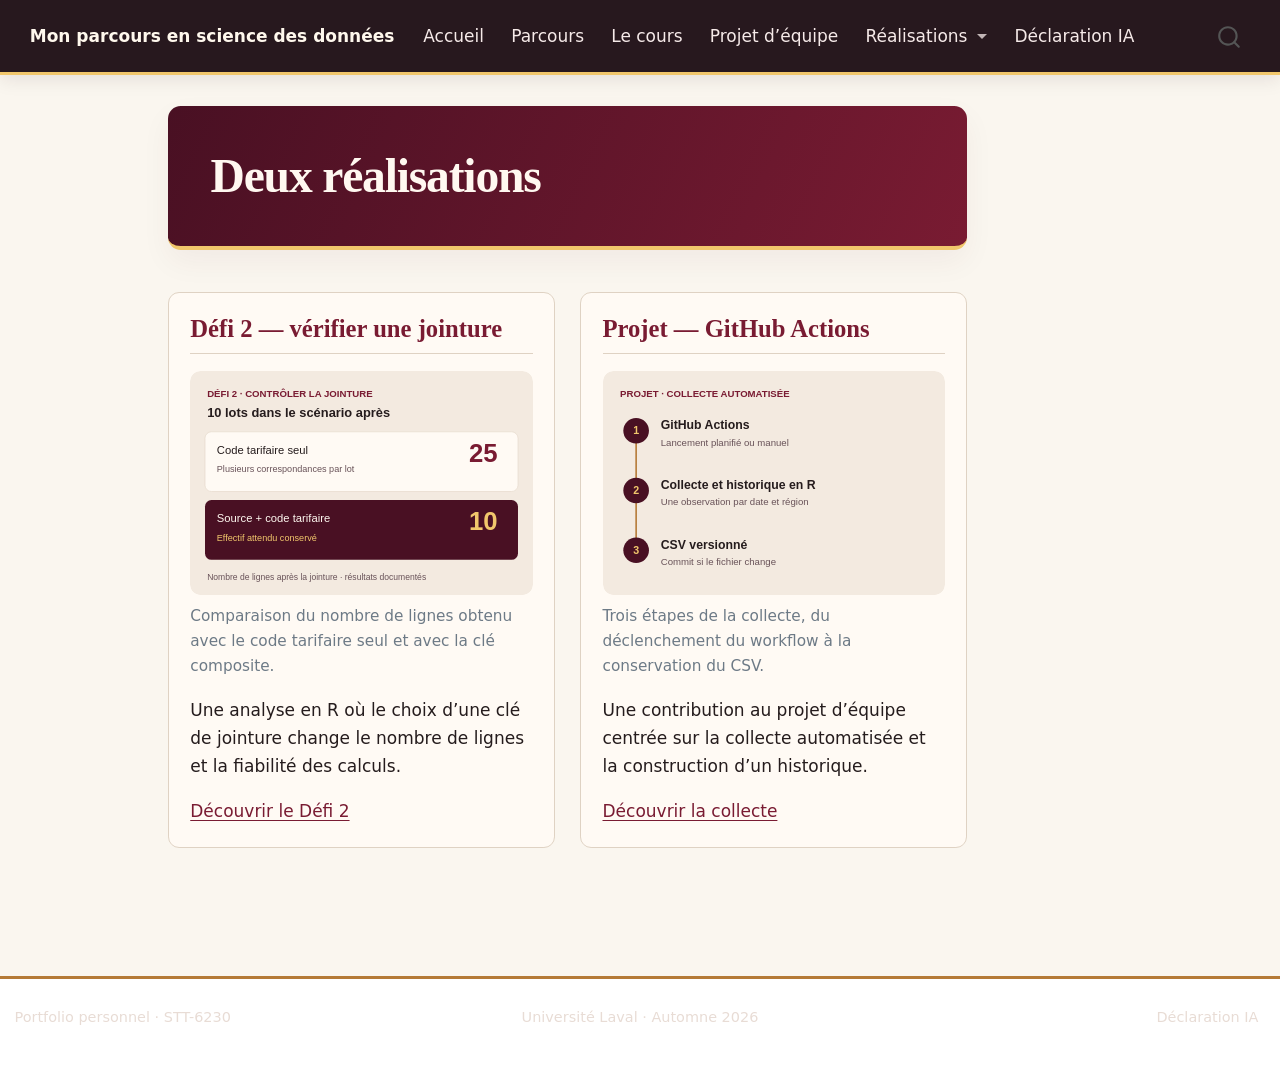
<file: docs/realisations.html>
<html xmlns="http://www.w3.org/1999/xhtml">
<head>
  <title>Redirect</title>
  <script type="text/javascript">
    var redirects = {"":"pages\\realisations\\index.html"};
    var hash = window.location.hash.startsWith('#') ? window.location.hash.slice(1) : window.location.hash;
    var redirect = redirects[hash] || redirects[""] || "/";
    window.document.title = 'Redirect to  ' +  redirect;
    window.location.replace(redirect);
  </script>
</head>
<body>
</body>
</html>
</file>
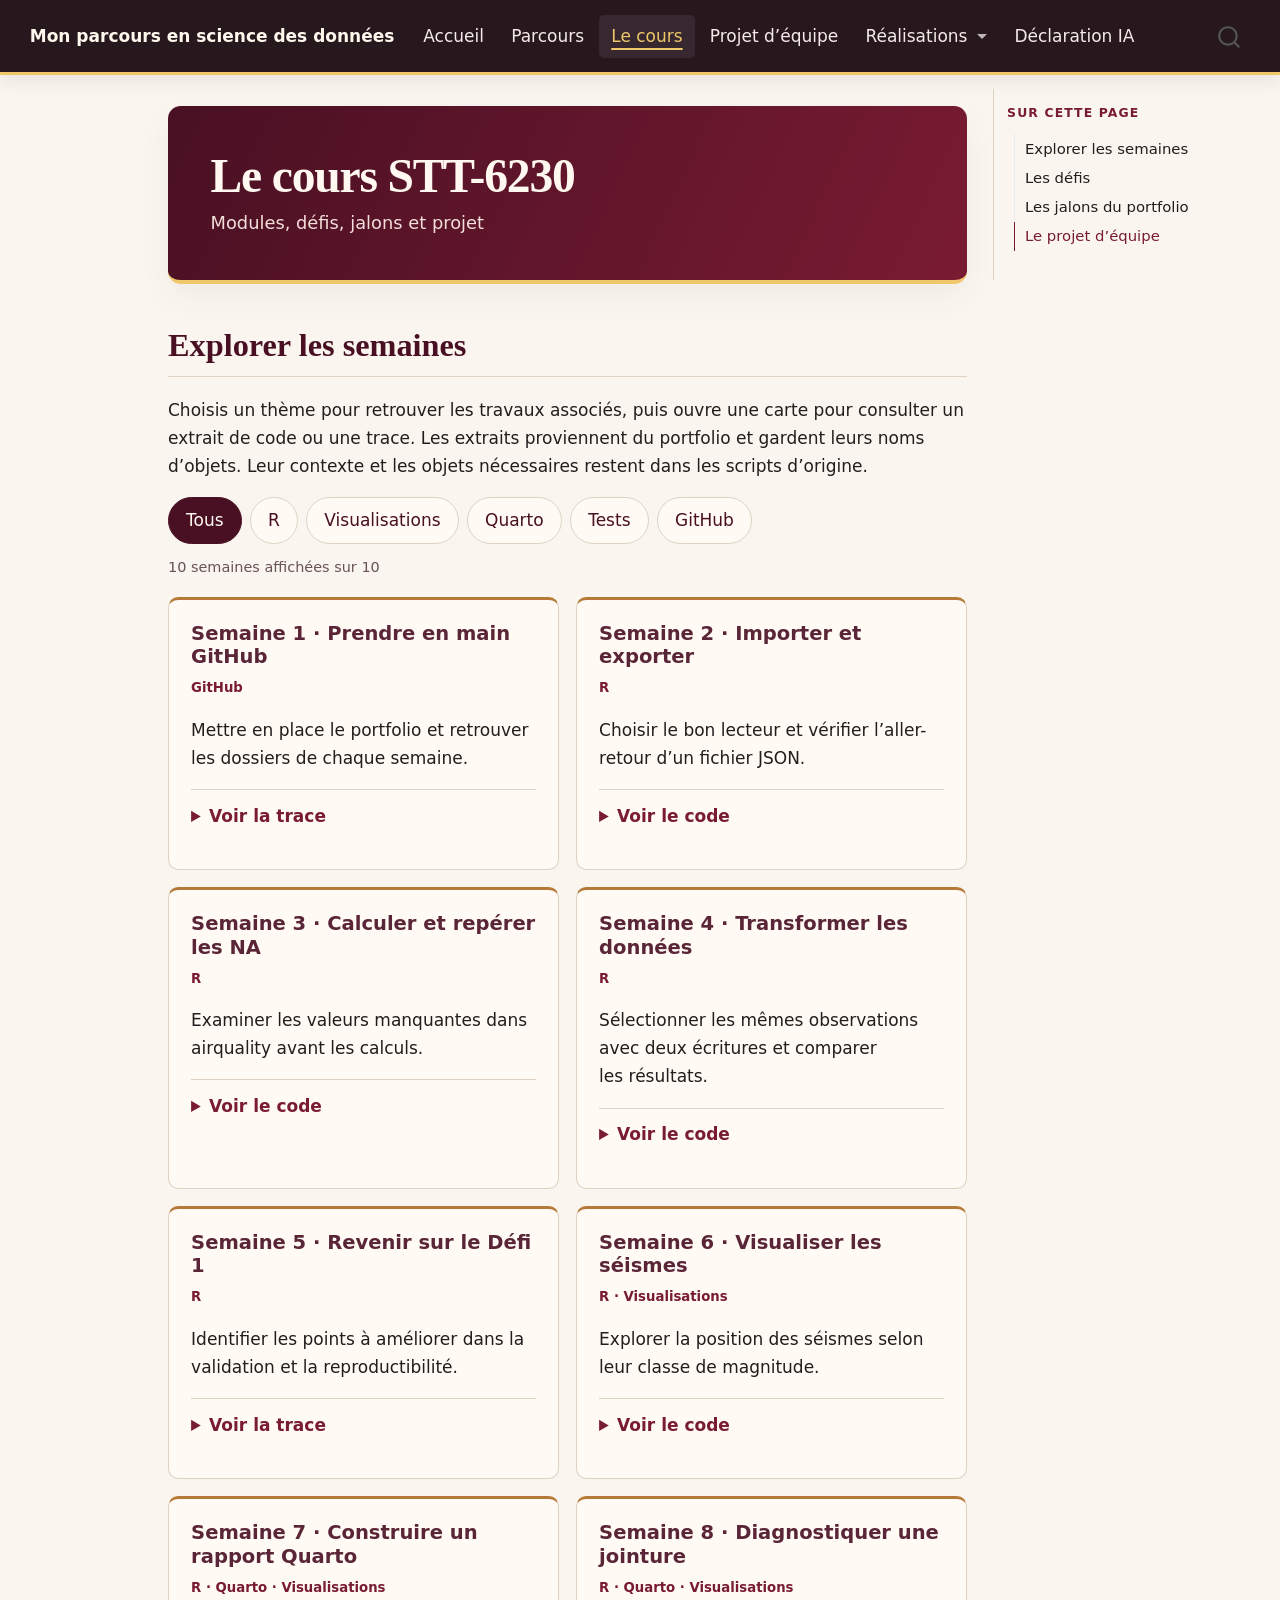
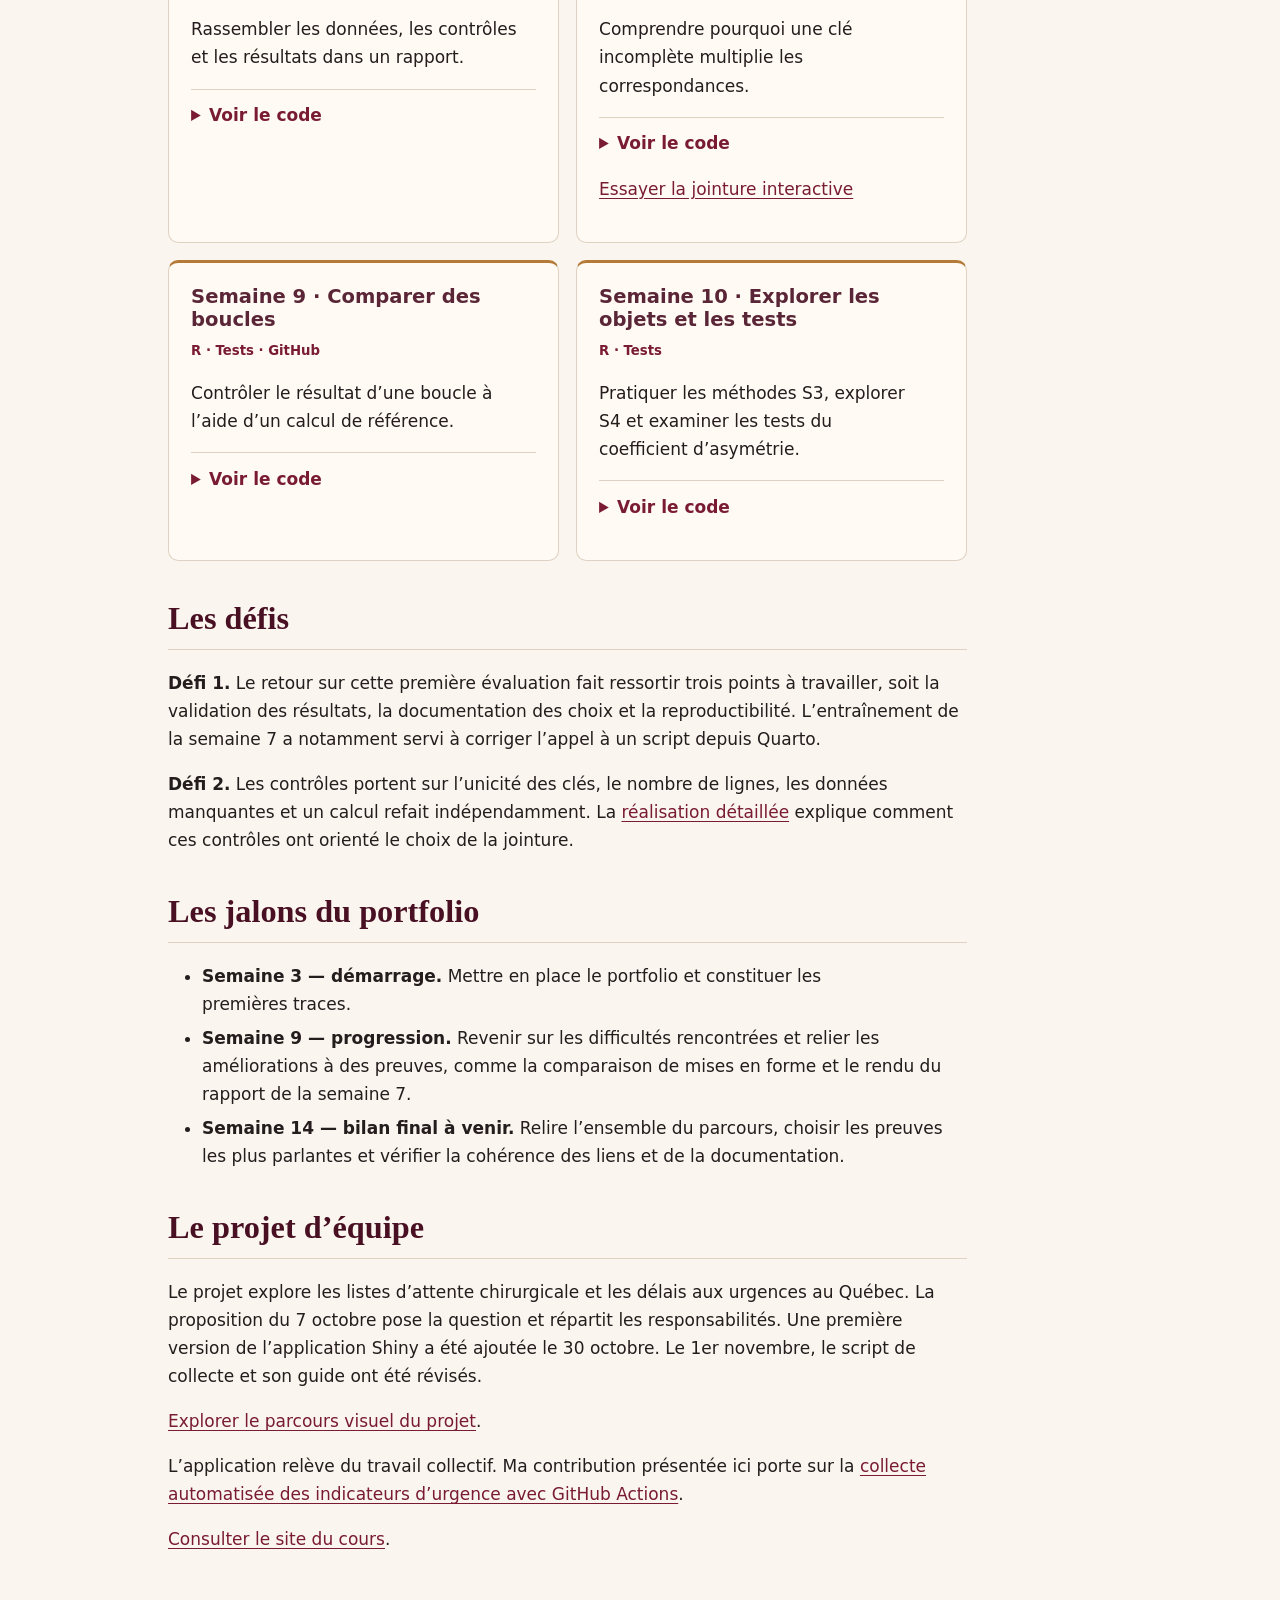
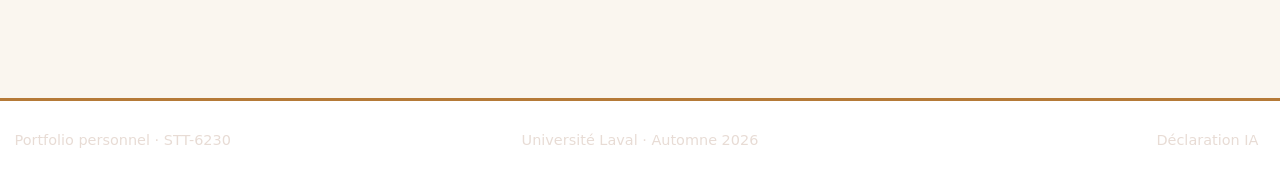
<file: docs/pages/cours.html>
<!DOCTYPE html>
<html xmlns="http://www.w3.org/1999/xhtml" lang="fr" xml:lang="fr"><head>

<meta charset="utf-8">
<meta name="generator" content="quarto-1.5.57">

<meta name="viewport" content="width=device-width, initial-scale=1.0, user-scalable=yes">


<title>Le cours STT-6230 – Mon parcours en science des données</title>
<style>
code{white-space: pre-wrap;}
span.smallcaps{font-variant: small-caps;}
div.columns{display: flex; gap: min(4vw, 1.5em);}
div.column{flex: auto; overflow-x: auto;}
div.hanging-indent{margin-left: 1.5em; text-indent: -1.5em;}
ul.task-list{list-style: none;}
ul.task-list li input[type="checkbox"] {
  width: 0.8em;
  margin: 0 0.8em 0.2em -1em; /* quarto-specific, see https://github.com/quarto-dev/quarto-cli/issues/4556 */ 
  vertical-align: middle;
}
/* CSS for syntax highlighting */
pre > code.sourceCode { white-space: pre; position: relative; }
pre > code.sourceCode > span { line-height: 1.25; }
pre > code.sourceCode > span:empty { height: 1.2em; }
.sourceCode { overflow: visible; }
code.sourceCode > span { color: inherit; text-decoration: inherit; }
div.sourceCode { margin: 1em 0; }
pre.sourceCode { margin: 0; }
@media screen {
div.sourceCode { overflow: auto; }
}
@media print {
pre > code.sourceCode { white-space: pre-wrap; }
pre > code.sourceCode > span { display: inline-block; text-indent: -5em; padding-left: 5em; }
}
pre.numberSource code
  { counter-reset: source-line 0; }
pre.numberSource code > span
  { position: relative; left: -4em; counter-increment: source-line; }
pre.numberSource code > span > a:first-child::before
  { content: counter(source-line);
    position: relative; left: -1em; text-align: right; vertical-align: baseline;
    border: none; display: inline-block;
    -webkit-touch-callout: none; -webkit-user-select: none;
    -khtml-user-select: none; -moz-user-select: none;
    -ms-user-select: none; user-select: none;
    padding: 0 4px; width: 4em;
  }
pre.numberSource { margin-left: 3em;  padding-left: 4px; }
div.sourceCode
  {   }
@media screen {
pre > code.sourceCode > span > a:first-child::before { text-decoration: underline; }
}
</style>


<script src="../site_libs/quarto-nav/quarto-nav.js"></script>
<script src="../site_libs/quarto-nav/headroom.min.js"></script>
<script src="../site_libs/clipboard/clipboard.min.js"></script>
<script src="../site_libs/quarto-search/autocomplete.umd.js"></script>
<script src="../site_libs/quarto-search/fuse.min.js"></script>
<script src="../site_libs/quarto-search/quarto-search.js"></script>
<meta name="quarto:offset" content="../">
<link href="../assets/favicon.svg" rel="icon" type="image/svg+xml">
<script src="../site_libs/quarto-html/quarto.js"></script>
<script src="../site_libs/quarto-html/popper.min.js"></script>
<script src="../site_libs/quarto-html/tippy.umd.min.js"></script>
<script src="../site_libs/quarto-html/anchor.min.js"></script>
<link href="../site_libs/quarto-html/tippy.css" rel="stylesheet">
<link href="../site_libs/quarto-html/quarto-syntax-highlighting.css" rel="stylesheet" id="quarto-text-highlighting-styles">
<script src="../site_libs/bootstrap/bootstrap.min.js"></script>
<link href="../site_libs/bootstrap/bootstrap-icons.css" rel="stylesheet">
<link href="../site_libs/bootstrap/bootstrap.min.css" rel="stylesheet" id="quarto-bootstrap" data-mode="light">
<script id="quarto-search-options" type="application/json">{
  "location": "navbar",
  "copy-button": false,
  "collapse-after": 3,
  "panel-placement": "end",
  "type": "overlay",
  "limit": 50,
  "keyboard-shortcut": [
    "f",
    "/",
    "s"
  ],
  "show-item-context": false,
  "language": {
    "search-no-results-text": "Pas de résultats",
    "search-matching-documents-text": "documents trouvés",
    "search-copy-link-title": "Copier le lien vers la recherche",
    "search-hide-matches-text": "Cacher les correspondances additionnelles",
    "search-more-match-text": "correspondance de plus dans ce document",
    "search-more-matches-text": "correspondances de plus dans ce document",
    "search-clear-button-title": "Effacer",
    "search-text-placeholder": "",
    "search-detached-cancel-button-title": "Annuler",
    "search-submit-button-title": "Envoyer",
    "search-label": "Recherche"
  }
}</script>


<link rel="stylesheet" href="../assets/styles.css">
</head>

<body class="nav-fixed">

<div id="quarto-search-results"></div>
  <header id="quarto-header" class="headroom fixed-top">
    <nav class="navbar navbar-expand-lg " data-bs-theme="dark">
      <div class="navbar-container container-fluid">
      <div class="navbar-brand-container mx-auto">
    <a class="navbar-brand" href="../index.html">
    <span class="navbar-title">Mon parcours en science des données</span>
    </a>
  </div>
            <div id="quarto-search" class="" title="Recherche"></div>
          <button class="navbar-toggler" type="button" data-bs-toggle="collapse" data-bs-target="#navbarCollapse" aria-controls="navbarCollapse" role="menu" aria-expanded="false" aria-label="Basculer la navigation" onclick="if (window.quartoToggleHeadroom) { window.quartoToggleHeadroom(); }">
  <span class="navbar-toggler-icon"></span>
</button>
          <div class="collapse navbar-collapse" id="navbarCollapse">
            <ul class="navbar-nav navbar-nav-scroll me-auto">
  <li class="nav-item">
    <a class="nav-link" href="../index.html"> 
<span class="menu-text">Accueil</span></a>
  </li>  
  <li class="nav-item">
    <a class="nav-link" href="../pages/parcours.html"> 
<span class="menu-text">Parcours</span></a>
  </li>  
  <li class="nav-item">
    <a class="nav-link active" href="../pages/cours.html" aria-current="page"> 
<span class="menu-text">Le cours</span></a>
  </li>  
  <li class="nav-item">
    <a class="nav-link" href="../pages/projet.html"> 
<span class="menu-text">Projet d’équipe</span></a>
  </li>  
  <li class="nav-item dropdown ">
    <a class="nav-link dropdown-toggle" href="#" id="nav-menu-réalisations" role="link" data-bs-toggle="dropdown" aria-expanded="false">
 <span class="menu-text">Réalisations</span>
    </a>
    <ul class="dropdown-menu" aria-labelledby="nav-menu-réalisations">    
        <li>
    <a class="dropdown-item" href="../pages/realisations/index.html">
 <span class="dropdown-text">Vue d’ensemble</span></a>
  </li>  
        <li>
    <a class="dropdown-item" href="../pages/realisations/defi-2.html">
 <span class="dropdown-text">Défi 2</span></a>
  </li>  
        <li>
    <a class="dropdown-item" href="../pages/realisations/github-actions.html">
 <span class="dropdown-text">GitHub Actions</span></a>
  </li>  
    </ul>
  </li>
  <li class="nav-item">
    <a class="nav-link" href="../pages/declaration-ia.html"> 
<span class="menu-text">Déclaration IA</span></a>
  </li>  
</ul>
          </div> <!-- /navcollapse -->
            <div class="quarto-navbar-tools">
</div>
      </div> <!-- /container-fluid -->
    </nav>
</header>
<!-- content -->
<div id="quarto-content" class="quarto-container page-columns page-rows-contents page-layout-article page-navbar">
<!-- sidebar -->
<!-- margin-sidebar -->
    <div id="quarto-margin-sidebar" class="sidebar margin-sidebar">
        <nav id="TOC" role="doc-toc" class="toc-active">
    <h2 id="toc-title">Sur cette page</h2>
   
  <ul>
  <li><a href="#explorer-les-semaines" id="toc-explorer-les-semaines" class="nav-link active" data-scroll-target="#explorer-les-semaines">Explorer les semaines</a></li>
  <li><a href="#les-défis" id="toc-les-défis" class="nav-link" data-scroll-target="#les-défis">Les défis</a></li>
  <li><a href="#les-jalons-du-portfolio" id="toc-les-jalons-du-portfolio" class="nav-link" data-scroll-target="#les-jalons-du-portfolio">Les jalons du portfolio</a></li>
  <li><a href="#le-projet-déquipe" id="toc-le-projet-déquipe" class="nav-link" data-scroll-target="#le-projet-déquipe">Le projet d’équipe</a></li>
  </ul>
</nav>
    </div>
<!-- main -->
<main class="content" id="quarto-document-content">

<header id="title-block-header" class="quarto-title-block default">
<div class="quarto-title">
<h1 class="title">Le cours STT-6230</h1>
<p class="subtitle lead">Modules, défis, jalons et projet</p>
</div>



<div class="quarto-title-meta">

    
  
    
  </div>
  


</header>


<section id="explorer-les-semaines" class="level2">
<h2 class="anchored" data-anchor-id="explorer-les-semaines">Explorer les semaines</h2>
<p>Choisis un thème pour retrouver les travaux associés, puis ouvre une carte pour consulter un extrait de code ou une trace. Les extraits proviennent du portfolio et gardent leurs noms d’objets. Leur contexte et les objets nécessaires restent dans les scripts d’origine.</p>
<div class="filtres-semaines" data-filtres-semaines="" hidden="">
<div class="filtre-boutons" role="group" aria-label="Filtrer les semaines par thème">
<button type="button" data-filtre="tous" aria-pressed="true" aria-controls="grille-semaines">
Tous
</button>
<button type="button" data-filtre="r" aria-pressed="false" aria-controls="grille-semaines">
R
</button>
<button type="button" data-filtre="visualisations" aria-pressed="false" aria-controls="grille-semaines">
Visualisations
</button>
<button type="button" data-filtre="quarto" aria-pressed="false" aria-controls="grille-semaines">
Quarto
</button>
<button type="button" data-filtre="tests" aria-pressed="false" aria-controls="grille-semaines">
Tests
</button>
<button type="button" data-filtre="github" aria-pressed="false" aria-controls="grille-semaines">
GitHub
</button>
</div>
<p class="filtre-compteur" data-compteur-semaines="" role="status" aria-live="polite">
</p>
</div>
<div id="grille-semaines" class="semaines-grid">
<section id="semaine-1-prendre-en-main-github" class="level3 unlisted semaine-carte" data-themes="github">
<h3 class="unlisted anchored" data-anchor-id="semaine-1-prendre-en-main-github">Semaine 1 · Prendre en main GitHub</h3>
<div class="semaine-themes">
<p>GitHub</p>
</div>
<p>Mettre en place le portfolio et retrouver les dossiers de chaque semaine.</p>
<details>
<summary>
Voir la trace
</summary>
<p>Le bilan de cette semaine documente la prise en main du dépôt. Aucun script R associé n’a été repéré dans les sources examinées.</p>
<p><em>Bilan de la semaine 1</em></p>
</details>
</section>
<section id="semaine-2-importer-et-exporter" class="level3 unlisted semaine-carte" data-themes="r">
<h3 class="unlisted anchored" data-anchor-id="semaine-2-importer-et-exporter">Semaine 2 · Importer et exporter</h3>
<div class="semaine-themes">
<p>R</p>
</div>
<p>Choisir le bon lecteur et vérifier l’aller-retour d’un fichier JSON.</p>
<details>
<summary>
Voir le code
</summary>
<div class="sourceCode" id="cb1"><pre class="sourceCode r code-with-copy"><code class="sourceCode r"><span id="cb1-1"><a href="#cb1-1" aria-hidden="true" tabindex="-1"></a>json_sortie <span class="ot">&lt;-</span> <span class="fu">file.path</span>(sorties, <span class="st">"evenements.json"</span>)</span>
<span id="cb1-2"><a href="#cb1-2" aria-hidden="true" tabindex="-1"></a><span class="fu">write_json</span>(evt11<span class="fl">.1</span>, json_sortie, <span class="at">pretty =</span> <span class="cn">TRUE</span>, <span class="at">auto_unbox =</span> <span class="cn">TRUE</span>, <span class="at">na =</span> <span class="st">"null"</span>)</span>
<span id="cb1-3"><a href="#cb1-3" aria-hidden="true" tabindex="-1"></a>evt_import <span class="ot">&lt;-</span> <span class="fu">fromJSON</span>(json_sortie)</span>
<span id="cb1-4"><a href="#cb1-4" aria-hidden="true" tabindex="-1"></a><span class="fu">stopifnot</span>(<span class="fu">isTRUE</span>(<span class="fu">all.equal</span>(evt_import, evt11<span class="fl">.1</span>)))</span></code><button title="Copier vers le presse-papier" class="code-copy-button"><i class="bi"></i></button></pre></div>
<p><em>Script de la semaine 2, extrait. Les objets sont préparés plus haut dans le script.</em></p>
</details>
</section>
<section id="semaine-3-calculer-et-repérer-les-na" class="level3 unlisted semaine-carte" data-themes="r">
<h3 class="unlisted anchored" data-anchor-id="semaine-3-calculer-et-repérer-les-na">Semaine 3 · Calculer et repérer les NA</h3>
<div class="semaine-themes">
<p>R</p>
</div>
<p>Examiner les valeurs manquantes dans airquality avant les calculs.</p>
<details>
<summary>
Voir le code
</summary>
<div class="sourceCode" id="cb2"><pre class="sourceCode r code-with-copy"><code class="sourceCode r"><span id="cb2-1"><a href="#cb2-1" aria-hidden="true" tabindex="-1"></a><span class="fu">str</span>(airquality)</span>
<span id="cb2-2"><a href="#cb2-2" aria-hidden="true" tabindex="-1"></a><span class="fu">any</span>(<span class="fu">is.na</span>(airquality))</span>
<span id="cb2-3"><a href="#cb2-3" aria-hidden="true" tabindex="-1"></a><span class="fu">names</span>(<span class="fu">which</span>(<span class="fu">apply</span>(<span class="fu">is.na</span>(airquality), <span class="at">MARGIN =</span> <span class="dv">2</span>, <span class="at">FUN =</span> any)))</span></code><button title="Copier vers le presse-papier" class="code-copy-button"><i class="bi"></i></button></pre></div>
<p><em>Script de la semaine 3, extrait.</em></p>
</details>
</section>
<section id="semaine-4-transformer-les-données" class="level3 unlisted semaine-carte" data-themes="r">
<h3 class="unlisted anchored" data-anchor-id="semaine-4-transformer-les-données">Semaine 4 · Transformer les données</h3>
<div class="semaine-themes">
<p>R</p>
</div>
<p>Sélectionner les mêmes observations avec deux écritures et comparer les résultats.</p>
<details>
<summary>
Voir le code
</summary>
<div class="sourceCode" id="cb3"><pre class="sourceCode r code-with-copy"><code class="sourceCode r"><span id="cb3-1"><a href="#cb3-1" aria-hidden="true" tabindex="-1"></a>extrait <span class="ot">&lt;-</span> airquality[</span>
<span id="cb3-2"><a href="#cb3-2" aria-hidden="true" tabindex="-1"></a>  airquality<span class="sc">$</span>Month <span class="sc">%in%</span> <span class="fu">c</span>(<span class="dv">6</span>, <span class="dv">7</span>, <span class="dv">8</span>),</span>
<span id="cb3-3"><a href="#cb3-3" aria-hidden="true" tabindex="-1"></a>  <span class="fu">c</span>(<span class="st">"Ozone"</span>, <span class="st">"Solar.R"</span>, <span class="st">"Wind"</span>, <span class="st">"Temp"</span>)</span>
<span id="cb3-4"><a href="#cb3-4" aria-hidden="true" tabindex="-1"></a>]</span>
<span id="cb3-5"><a href="#cb3-5" aria-hidden="true" tabindex="-1"></a></span>
<span id="cb3-6"><a href="#cb3-6" aria-hidden="true" tabindex="-1"></a><span class="fu">library</span>(dplyr)</span>
<span id="cb3-7"><a href="#cb3-7" aria-hidden="true" tabindex="-1"></a>extrait_autre <span class="ot">&lt;-</span> <span class="fu">select</span>(<span class="fu">filter</span>(airquality, Month <span class="sc">%in%</span> <span class="fu">c</span>(<span class="dv">6</span>, <span class="dv">7</span>, <span class="dv">8</span>)), Ozone<span class="sc">:</span>Temp)</span>
<span id="cb3-8"><a href="#cb3-8" aria-hidden="true" tabindex="-1"></a><span class="fu">all.equal</span>(extrait, extrait_autre)</span></code><button title="Copier vers le presse-papier" class="code-copy-button"><i class="bi"></i></button></pre></div>
<p><em>Script de la semaine 4, extraits rapprochés. Seuls les commentaires intermédiaires ont été retirés.</em></p>
</details>
</section>
<section id="semaine-5-revenir-sur-le-défi-1" class="level3 unlisted semaine-carte" data-themes="r">
<h3 class="unlisted anchored" data-anchor-id="semaine-5-revenir-sur-le-défi-1">Semaine 5 · Revenir sur le Défi 1</h3>
<div class="semaine-themes">
<p>R</p>
</div>
<p>Identifier les points à améliorer dans la validation et la reproductibilité.</p>
<details>
<summary>
Voir la trace
</summary>
<p>La trace disponible est un bilan de l’évaluation. Elle relie l’importation, le nettoyage, les variables dérivées, les résumés et les contrôles. Aucun code du défi n’est repris ici.</p>
<p><em>Bilan de la semaine 5</em></p>
</details>
</section>
<section id="semaine-6-visualiser-les-séismes" class="level3 unlisted semaine-carte" data-themes="r visualisations">
<h3 class="unlisted anchored" data-anchor-id="semaine-6-visualiser-les-séismes">Semaine 6 · Visualiser les séismes</h3>
<div class="semaine-themes">
<p>R · Visualisations</p>
</div>
<p>Explorer la position des séismes selon leur classe de magnitude.</p>
<details>
<summary>
Voir le code
</summary>
<div class="sourceCode" id="cb4"><pre class="sourceCode r code-with-copy"><code class="sourceCode r"><span id="cb4-1"><a href="#cb4-1" aria-hidden="true" tabindex="-1"></a>quakes<span class="sc">$</span>mag_catego <span class="ot">&lt;-</span> <span class="fu">floor</span>(quakes<span class="sc">$</span>mag)</span>
<span id="cb4-2"><a href="#cb4-2" aria-hidden="true" tabindex="-1"></a>quakes<span class="sc">$</span>mag_catego <span class="ot">&lt;-</span> <span class="fu">factor</span>(</span>
<span id="cb4-3"><a href="#cb4-3" aria-hidden="true" tabindex="-1"></a>  quakes<span class="sc">$</span>mag_catego</span>
<span id="cb4-4"><a href="#cb4-4" aria-hidden="true" tabindex="-1"></a>)</span>
<span id="cb4-5"><a href="#cb4-5" aria-hidden="true" tabindex="-1"></a></span>
<span id="cb4-6"><a href="#cb4-6" aria-hidden="true" tabindex="-1"></a><span class="fu">library</span>(ggplot2)</span>
<span id="cb4-7"><a href="#cb4-7" aria-hidden="true" tabindex="-1"></a><span class="fu">ggplot</span>(quakes, <span class="fu">aes</span>(<span class="at">x =</span> long, <span class="at">y =</span> lat)) <span class="sc">+</span></span>
<span id="cb4-8"><a href="#cb4-8" aria-hidden="true" tabindex="-1"></a>  <span class="fu">geom_point</span>(<span class="at">alpha =</span> <span class="fl">0.3</span>) <span class="sc">+</span></span>
<span id="cb4-9"><a href="#cb4-9" aria-hidden="true" tabindex="-1"></a>  <span class="fu">facet_wrap</span>(<span class="sc">~</span> mag_catego)</span></code><button title="Copier vers le presse-papier" class="code-copy-button"><i class="bi"></i></button></pre></div>
<p><em>Script de la semaine 6, extraits rapprochés. Les inspections et graphiques intermédiaires ont été retirés.</em></p>
</details>
</section>
<section id="semaine-7-construire-un-rapport-quarto" class="level3 unlisted semaine-carte" data-themes="r quarto visualisations">
<h3 class="unlisted anchored" data-anchor-id="semaine-7-construire-un-rapport-quarto">Semaine 7 · Construire un rapport Quarto</h3>
<div class="semaine-themes">
<p>R · Quarto · Visualisations</p>
</div>
<p>Rassembler les données, les contrôles et les résultats dans un rapport.</p>
<details>
<summary>
Voir le code
</summary>
<div class="sourceCode" id="cb5"><pre class="sourceCode r code-with-copy"><code class="sourceCode r"><span id="cb5-1"><a href="#cb5-1" aria-hidden="true" tabindex="-1"></a><span class="fu">stopifnot</span>(</span>
<span id="cb5-2"><a href="#cb5-2" aria-hidden="true" tabindex="-1"></a>  <span class="st">"depth"</span> <span class="sc">%in%</span> <span class="fu">names</span>(seismes),</span>
<span id="cb5-3"><a href="#cb5-3" aria-hidden="true" tabindex="-1"></a>  <span class="fu">is.numeric</span>(seismes<span class="sc">$</span>depth),</span>
<span id="cb5-4"><a href="#cb5-4" aria-hidden="true" tabindex="-1"></a>  <span class="fu">nrow</span>(seismes) <span class="sc">&gt;</span> <span class="dv">0</span>L,</span>
<span id="cb5-5"><a href="#cb5-5" aria-hidden="true" tabindex="-1"></a>  <span class="sc">!</span><span class="fu">anyNA</span>(seismes<span class="sc">$</span>depth)</span>
<span id="cb5-6"><a href="#cb5-6" aria-hidden="true" tabindex="-1"></a>)</span></code><button title="Copier vers le presse-papier" class="code-copy-button"><i class="bi"></i></button></pre></div>
<p><em>Rapport sur les séismes, bloc de préparation. Le tableau seismes est importé en amont.</em></p>
</details>
</section>
<section id="semaine-8-diagnostiquer-une-jointure" class="level3 unlisted semaine-carte" data-themes="r quarto visualisations">
<h3 class="unlisted anchored" data-anchor-id="semaine-8-diagnostiquer-une-jointure">Semaine 8 · Diagnostiquer une jointure</h3>
<div class="semaine-themes">
<p>R · Quarto · Visualisations</p>
</div>
<p>Comprendre pourquoi une clé incomplète multiplie les correspondances.</p>
<details>
<summary>
Voir le code
</summary>
<div class="sourceCode" id="cb6"><pre class="sourceCode r code-with-copy"><code class="sourceCode r"><span id="cb6-1"><a href="#cb6-1" aria-hidden="true" tabindex="-1"></a>proposition <span class="ot">&lt;-</span> lots_p <span class="sc">|&gt;</span></span>
<span id="cb6-2"><a href="#cb6-2" aria-hidden="true" tabindex="-1"></a>  <span class="fu">left_join</span>(tarifs_p, <span class="at">by =</span> <span class="st">"code_tarifaire"</span>) <span class="sc">|&gt;</span></span>
<span id="cb6-3"><a href="#cb6-3" aria-hidden="true" tabindex="-1"></a>  <span class="fu">mutate</span>(<span class="at">surtaxe_cad =</span> valeur_lot_cad <span class="sc">*</span> taux_surtaxe_pourcent <span class="sc">/</span> <span class="dv">100</span>) <span class="sc">|&gt;</span></span>
<span id="cb6-4"><a href="#cb6-4" aria-hidden="true" tabindex="-1"></a>  <span class="fu">group_by</span>(lot_id) <span class="sc">|&gt;</span></span>
<span id="cb6-5"><a href="#cb6-5" aria-hidden="true" tabindex="-1"></a>  <span class="fu">summarise</span>(<span class="at">surtaxe_cad =</span> <span class="fu">sum</span>(surtaxe_cad, <span class="at">na.rm =</span> <span class="cn">TRUE</span>))</span></code><button title="Copier vers le presse-papier" class="code-copy-button"><i class="bi"></i></button></pre></div>
<p><em>Proposition incorrecte analysée dans le rapport HTML du Défi 2. Cet extrait illustre le code à diagnostiquer.</em></p>
</details>
<p><a href="../pages/realisations/defi-2.html">Essayer la jointure interactive</a></p>
</section>
<section id="semaine-9-comparer-des-boucles" class="level3 unlisted semaine-carte" data-themes="r tests github">
<h3 class="unlisted anchored" data-anchor-id="semaine-9-comparer-des-boucles">Semaine 9 · Comparer des boucles</h3>
<div class="semaine-themes">
<p>R · Tests · GitHub</p>
</div>
<p>Contrôler le résultat d’une boucle à l’aide d’un calcul de référence.</p>
<details>
<summary>
Voir le code
</summary>
<div class="sourceCode" id="cb7"><pre class="sourceCode r code-with-copy"><code class="sourceCode r"><span id="cb7-1"><a href="#cb7-1" aria-hidden="true" tabindex="-1"></a>extremes_reference <span class="ot">&lt;-</span> <span class="fu">apply</span>(airquality, <span class="dv">2</span>, range, <span class="at">na.rm =</span> <span class="cn">TRUE</span>)</span>
<span id="cb7-2"><a href="#cb7-2" aria-hidden="true" tabindex="-1"></a><span class="fu">stopifnot</span>(<span class="fu">isTRUE</span>(<span class="fu">all.equal</span>(extremes_boucle, extremes_reference)))</span></code><button title="Copier vers le presse-papier" class="code-copy-button"><i class="bi"></i></button></pre></div>
<p><em>Script de la semaine 9, extrait après construction de extremes_boucle. Le contrôle utilise R de base.</em></p>
</details>
</section>
<section id="semaine-10-explorer-les-objets-et-les-tests" class="level3 unlisted semaine-carte" data-themes="r tests">
<h3 class="unlisted anchored" data-anchor-id="semaine-10-explorer-les-objets-et-les-tests">Semaine 10 · Explorer les objets et les tests</h3>
<div class="semaine-themes">
<p>R · Tests</p>
</div>
<p>Pratiquer les méthodes S3, explorer S4 et examiner les tests du coefficient d’asymétrie.</p>
<details>
<summary>
Voir le code
</summary>
<div class="sourceCode" id="cb8"><pre class="sourceCode r code-with-copy"><code class="sourceCode r"><span id="cb8-1"><a href="#cb8-1" aria-hidden="true" tabindex="-1"></a>summary.compte_impair <span class="ot">&lt;-</span> <span class="cf">function</span>(object, ...) {</span>
<span id="cb8-2"><a href="#cb8-2" aria-hidden="true" tabindex="-1"></a>  resume <span class="ot">&lt;-</span> <span class="fu">unclass</span>(object)</span>
<span id="cb8-3"><a href="#cb8-3" aria-hidden="true" tabindex="-1"></a>  <span class="fu">names</span>(resume) <span class="ot">&lt;-</span> <span class="st">"Fréquence de nombres impairs"</span></span>
<span id="cb8-4"><a href="#cb8-4" aria-hidden="true" tabindex="-1"></a>  resume</span>
<span id="cb8-5"><a href="#cb8-5" aria-hidden="true" tabindex="-1"></a>}</span></code><button title="Copier vers le presse-papier" class="code-copy-button"><i class="bi"></i></button></pre></div>
<p>Les tests testthat du laboratoire révèlent des défauts de la fonction de départ. Ces échecs font partie du diagnostic documenté.</p>
<p><em>Script de la semaine 10, méthode S3. La classe est définie dans les exercices précédents.</em></p>
</details>
</section>
</div>
<noscript>
Toutes les semaines sont affichées. Les filtres nécessitent JavaScript.
</noscript>
</section>
<section id="les-défis" class="level2">
<h2 class="anchored" data-anchor-id="les-défis">Les défis</h2>
<p><strong>Défi 1.</strong> Le retour sur cette première évaluation fait ressortir trois points à travailler, soit la validation des résultats, la documentation des choix et la reproductibilité. L’entraînement de la semaine 7 a notamment servi à corriger l’appel à un script depuis Quarto.</p>
<p><strong>Défi 2.</strong> Les contrôles portent sur l’unicité des clés, le nombre de lignes, les données manquantes et un calcul refait indépendamment. La <a href="../pages/realisations/defi-2.html">réalisation détaillée</a> explique comment ces contrôles ont orienté le choix de la jointure.</p>
</section>
<section id="les-jalons-du-portfolio" class="level2">
<h2 class="anchored" data-anchor-id="les-jalons-du-portfolio">Les jalons du portfolio</h2>
<ul>
<li><strong>Semaine 3 — démarrage.</strong> Mettre en place le portfolio et constituer les premières traces.</li>
<li><strong>Semaine 9 — progression.</strong> Revenir sur les difficultés rencontrées et relier les améliorations à des preuves, comme la comparaison de mises en forme et le rendu du rapport de la semaine 7.</li>
<li><strong>Semaine 14 — bilan final à venir.</strong> Relire l’ensemble du parcours, choisir les preuves les plus parlantes et vérifier la cohérence des liens et de la documentation.</li>
</ul>
</section>
<section id="le-projet-déquipe" class="level2">
<h2 class="anchored" data-anchor-id="le-projet-déquipe">Le projet d’équipe</h2>
<p>Le projet explore les listes d’attente chirurgicale et les délais aux urgences au Québec. La proposition du 7 octobre pose la question et répartit les responsabilités. Une première version de l’application Shiny a été ajoutée le 30 octobre. Le 1er novembre, le script de collecte et son guide ont été révisés.</p>
<p><a href="../pages/projet.html">Explorer le parcours visuel du projet</a>.</p>
<p>L’application relève du travail collectif. Ma contribution présentée ici porte sur la <a href="../pages/realisations/github-actions.html">collecte automatisée des indicateurs d’urgence avec GitHub Actions</a>.</p>
<p><a href="https://aureliennicosiaulaval.github.io/programmation-pour-la-science-des-donnees/">Consulter le site du cours</a>.</p>
<script src="../assets/interactions.js" defer=""></script>


</section>

</main> <!-- /main -->
<script id="quarto-html-after-body" type="application/javascript">
window.document.addEventListener("DOMContentLoaded", function (event) {
  const toggleBodyColorMode = (bsSheetEl) => {
    const mode = bsSheetEl.getAttribute("data-mode");
    const bodyEl = window.document.querySelector("body");
    if (mode === "dark") {
      bodyEl.classList.add("quarto-dark");
      bodyEl.classList.remove("quarto-light");
    } else {
      bodyEl.classList.add("quarto-light");
      bodyEl.classList.remove("quarto-dark");
    }
  }
  const toggleBodyColorPrimary = () => {
    const bsSheetEl = window.document.querySelector("link#quarto-bootstrap");
    if (bsSheetEl) {
      toggleBodyColorMode(bsSheetEl);
    }
  }
  toggleBodyColorPrimary();  
  const icon = "";
  const anchorJS = new window.AnchorJS();
  anchorJS.options = {
    placement: 'right',
    icon: icon
  };
  anchorJS.add('.anchored');
  const isCodeAnnotation = (el) => {
    for (const clz of el.classList) {
      if (clz.startsWith('code-annotation-')) {                     
        return true;
      }
    }
    return false;
  }
  const onCopySuccess = function(e) {
    // button target
    const button = e.trigger;
    // don't keep focus
    button.blur();
    // flash "checked"
    button.classList.add('code-copy-button-checked');
    var currentTitle = button.getAttribute("title");
    button.setAttribute("title", "Copié");
    let tooltip;
    if (window.bootstrap) {
      button.setAttribute("data-bs-toggle", "tooltip");
      button.setAttribute("data-bs-placement", "left");
      button.setAttribute("data-bs-title", "Copié");
      tooltip = new bootstrap.Tooltip(button, 
        { trigger: "manual", 
          customClass: "code-copy-button-tooltip",
          offset: [0, -8]});
      tooltip.show();    
    }
    setTimeout(function() {
      if (tooltip) {
        tooltip.hide();
        button.removeAttribute("data-bs-title");
        button.removeAttribute("data-bs-toggle");
        button.removeAttribute("data-bs-placement");
      }
      button.setAttribute("title", currentTitle);
      button.classList.remove('code-copy-button-checked');
    }, 1000);
    // clear code selection
    e.clearSelection();
  }
  const getTextToCopy = function(trigger) {
      const codeEl = trigger.previousElementSibling.cloneNode(true);
      for (const childEl of codeEl.children) {
        if (isCodeAnnotation(childEl)) {
          childEl.remove();
        }
      }
      return codeEl.innerText;
  }
  const clipboard = new window.ClipboardJS('.code-copy-button:not([data-in-quarto-modal])', {
    text: getTextToCopy
  });
  clipboard.on('success', onCopySuccess);
  if (window.document.getElementById('quarto-embedded-source-code-modal')) {
    // For code content inside modals, clipBoardJS needs to be initialized with a container option
    // TODO: Check when it could be a function (https://github.com/zenorocha/clipboard.js/issues/860)
    const clipboardModal = new window.ClipboardJS('.code-copy-button[data-in-quarto-modal]', {
      text: getTextToCopy,
      container: window.document.getElementById('quarto-embedded-source-code-modal')
    });
    clipboardModal.on('success', onCopySuccess);
  }
    var localhostRegex = new RegExp(/^(?:http|https):\/\/localhost\:?[0-9]*\//);
    var mailtoRegex = new RegExp(/^mailto:/);
      var filterRegex = new RegExp('/' + window.location.host + '/');
    var isInternal = (href) => {
        return filterRegex.test(href) || localhostRegex.test(href) || mailtoRegex.test(href);
    }
    // Inspect non-navigation links and adorn them if external
 	var links = window.document.querySelectorAll('a[href]:not(.nav-link):not(.navbar-brand):not(.toc-action):not(.sidebar-link):not(.sidebar-item-toggle):not(.pagination-link):not(.no-external):not([aria-hidden]):not(.dropdown-item):not(.quarto-navigation-tool):not(.about-link)');
    for (var i=0; i<links.length; i++) {
      const link = links[i];
      if (!isInternal(link.href)) {
        // undo the damage that might have been done by quarto-nav.js in the case of
        // links that we want to consider external
        if (link.dataset.originalHref !== undefined) {
          link.href = link.dataset.originalHref;
        }
      }
    }
  function tippyHover(el, contentFn, onTriggerFn, onUntriggerFn) {
    const config = {
      allowHTML: true,
      maxWidth: 500,
      delay: 100,
      arrow: false,
      appendTo: function(el) {
          return el.parentElement;
      },
      interactive: true,
      interactiveBorder: 10,
      theme: 'quarto',
      placement: 'bottom-start',
    };
    if (contentFn) {
      config.content = contentFn;
    }
    if (onTriggerFn) {
      config.onTrigger = onTriggerFn;
    }
    if (onUntriggerFn) {
      config.onUntrigger = onUntriggerFn;
    }
    window.tippy(el, config); 
  }
  const noterefs = window.document.querySelectorAll('a[role="doc-noteref"]');
  for (var i=0; i<noterefs.length; i++) {
    const ref = noterefs[i];
    tippyHover(ref, function() {
      // use id or data attribute instead here
      let href = ref.getAttribute('data-footnote-href') || ref.getAttribute('href');
      try { href = new URL(href).hash; } catch {}
      const id = href.replace(/^#\/?/, "");
      const note = window.document.getElementById(id);
      if (note) {
        return note.innerHTML;
      } else {
        return "";
      }
    });
  }
  const xrefs = window.document.querySelectorAll('a.quarto-xref');
  const processXRef = (id, note) => {
    // Strip column container classes
    const stripColumnClz = (el) => {
      el.classList.remove("page-full", "page-columns");
      if (el.children) {
        for (const child of el.children) {
          stripColumnClz(child);
        }
      }
    }
    stripColumnClz(note)
    if (id === null || id.startsWith('sec-')) {
      // Special case sections, only their first couple elements
      const container = document.createElement("div");
      if (note.children && note.children.length > 2) {
        container.appendChild(note.children[0].cloneNode(true));
        for (let i = 1; i < note.children.length; i++) {
          const child = note.children[i];
          if (child.tagName === "P" && child.innerText === "") {
            continue;
          } else {
            container.appendChild(child.cloneNode(true));
            break;
          }
        }
        if (window.Quarto?.typesetMath) {
          window.Quarto.typesetMath(container);
        }
        return container.innerHTML
      } else {
        if (window.Quarto?.typesetMath) {
          window.Quarto.typesetMath(note);
        }
        return note.innerHTML;
      }
    } else {
      // Remove any anchor links if they are present
      const anchorLink = note.querySelector('a.anchorjs-link');
      if (anchorLink) {
        anchorLink.remove();
      }
      if (window.Quarto?.typesetMath) {
        window.Quarto.typesetMath(note);
      }
      // TODO in 1.5, we should make sure this works without a callout special case
      if (note.classList.contains("callout")) {
        return note.outerHTML;
      } else {
        return note.innerHTML;
      }
    }
  }
  for (var i=0; i<xrefs.length; i++) {
    const xref = xrefs[i];
    tippyHover(xref, undefined, function(instance) {
      instance.disable();
      let url = xref.getAttribute('href');
      let hash = undefined; 
      if (url.startsWith('#')) {
        hash = url;
      } else {
        try { hash = new URL(url).hash; } catch {}
      }
      if (hash) {
        const id = hash.replace(/^#\/?/, "");
        const note = window.document.getElementById(id);
        if (note !== null) {
          try {
            const html = processXRef(id, note.cloneNode(true));
            instance.setContent(html);
          } finally {
            instance.enable();
            instance.show();
          }
        } else {
          // See if we can fetch this
          fetch(url.split('#')[0])
          .then(res => res.text())
          .then(html => {
            const parser = new DOMParser();
            const htmlDoc = parser.parseFromString(html, "text/html");
            const note = htmlDoc.getElementById(id);
            if (note !== null) {
              const html = processXRef(id, note);
              instance.setContent(html);
            } 
          }).finally(() => {
            instance.enable();
            instance.show();
          });
        }
      } else {
        // See if we can fetch a full url (with no hash to target)
        // This is a special case and we should probably do some content thinning / targeting
        fetch(url)
        .then(res => res.text())
        .then(html => {
          const parser = new DOMParser();
          const htmlDoc = parser.parseFromString(html, "text/html");
          const note = htmlDoc.querySelector('main.content');
          if (note !== null) {
            // This should only happen for chapter cross references
            // (since there is no id in the URL)
            // remove the first header
            if (note.children.length > 0 && note.children[0].tagName === "HEADER") {
              note.children[0].remove();
            }
            const html = processXRef(null, note);
            instance.setContent(html);
          } 
        }).finally(() => {
          instance.enable();
          instance.show();
        });
      }
    }, function(instance) {
    });
  }
      let selectedAnnoteEl;
      const selectorForAnnotation = ( cell, annotation) => {
        let cellAttr = 'data-code-cell="' + cell + '"';
        let lineAttr = 'data-code-annotation="' +  annotation + '"';
        const selector = 'span[' + cellAttr + '][' + lineAttr + ']';
        return selector;
      }
      const selectCodeLines = (annoteEl) => {
        const doc = window.document;
        const targetCell = annoteEl.getAttribute("data-target-cell");
        const targetAnnotation = annoteEl.getAttribute("data-target-annotation");
        const annoteSpan = window.document.querySelector(selectorForAnnotation(targetCell, targetAnnotation));
        const lines = annoteSpan.getAttribute("data-code-lines").split(",");
        const lineIds = lines.map((line) => {
          return targetCell + "-" + line;
        })
        let top = null;
        let height = null;
        let parent = null;
        if (lineIds.length > 0) {
            //compute the position of the single el (top and bottom and make a div)
            const el = window.document.getElementById(lineIds[0]);
            top = el.offsetTop;
            height = el.offsetHeight;
            parent = el.parentElement.parentElement;
          if (lineIds.length > 1) {
            const lastEl = window.document.getElementById(lineIds[lineIds.length - 1]);
            const bottom = lastEl.offsetTop + lastEl.offsetHeight;
            height = bottom - top;
          }
          if (top !== null && height !== null && parent !== null) {
            // cook up a div (if necessary) and position it 
            let div = window.document.getElementById("code-annotation-line-highlight");
            if (div === null) {
              div = window.document.createElement("div");
              div.setAttribute("id", "code-annotation-line-highlight");
              div.style.position = 'absolute';
              parent.appendChild(div);
            }
            div.style.top = top - 2 + "px";
            div.style.height = height + 4 + "px";
            div.style.left = 0;
            let gutterDiv = window.document.getElementById("code-annotation-line-highlight-gutter");
            if (gutterDiv === null) {
              gutterDiv = window.document.createElement("div");
              gutterDiv.setAttribute("id", "code-annotation-line-highlight-gutter");
              gutterDiv.style.position = 'absolute';
              const codeCell = window.document.getElementById(targetCell);
              const gutter = codeCell.querySelector('.code-annotation-gutter');
              gutter.appendChild(gutterDiv);
            }
            gutterDiv.style.top = top - 2 + "px";
            gutterDiv.style.height = height + 4 + "px";
          }
          selectedAnnoteEl = annoteEl;
        }
      };
      const unselectCodeLines = () => {
        const elementsIds = ["code-annotation-line-highlight", "code-annotation-line-highlight-gutter"];
        elementsIds.forEach((elId) => {
          const div = window.document.getElementById(elId);
          if (div) {
            div.remove();
          }
        });
        selectedAnnoteEl = undefined;
      };
        // Handle positioning of the toggle
    window.addEventListener(
      "resize",
      throttle(() => {
        elRect = undefined;
        if (selectedAnnoteEl) {
          selectCodeLines(selectedAnnoteEl);
        }
      }, 10)
    );
    function throttle(fn, ms) {
    let throttle = false;
    let timer;
      return (...args) => {
        if(!throttle) { // first call gets through
            fn.apply(this, args);
            throttle = true;
        } else { // all the others get throttled
            if(timer) clearTimeout(timer); // cancel #2
            timer = setTimeout(() => {
              fn.apply(this, args);
              timer = throttle = false;
            }, ms);
        }
      };
    }
      // Attach click handler to the DT
      const annoteDls = window.document.querySelectorAll('dt[data-target-cell]');
      for (const annoteDlNode of annoteDls) {
        annoteDlNode.addEventListener('click', (event) => {
          const clickedEl = event.target;
          if (clickedEl !== selectedAnnoteEl) {
            unselectCodeLines();
            const activeEl = window.document.querySelector('dt[data-target-cell].code-annotation-active');
            if (activeEl) {
              activeEl.classList.remove('code-annotation-active');
            }
            selectCodeLines(clickedEl);
            clickedEl.classList.add('code-annotation-active');
          } else {
            // Unselect the line
            unselectCodeLines();
            clickedEl.classList.remove('code-annotation-active');
          }
        });
      }
  const findCites = (el) => {
    const parentEl = el.parentElement;
    if (parentEl) {
      const cites = parentEl.dataset.cites;
      if (cites) {
        return {
          el,
          cites: cites.split(' ')
        };
      } else {
        return findCites(el.parentElement)
      }
    } else {
      return undefined;
    }
  };
  var bibliorefs = window.document.querySelectorAll('a[role="doc-biblioref"]');
  for (var i=0; i<bibliorefs.length; i++) {
    const ref = bibliorefs[i];
    const citeInfo = findCites(ref);
    if (citeInfo) {
      tippyHover(citeInfo.el, function() {
        var popup = window.document.createElement('div');
        citeInfo.cites.forEach(function(cite) {
          var citeDiv = window.document.createElement('div');
          citeDiv.classList.add('hanging-indent');
          citeDiv.classList.add('csl-entry');
          var biblioDiv = window.document.getElementById('ref-' + cite);
          if (biblioDiv) {
            citeDiv.innerHTML = biblioDiv.innerHTML;
          }
          popup.appendChild(citeDiv);
        });
        return popup.innerHTML;
      });
    }
  }
});
</script>
</div> <!-- /content -->
<footer class="footer">
  <div class="nav-footer">
    <div class="nav-footer-left">
<p>Portfolio personnel · STT-6230</p>
</div>   
    <div class="nav-footer-center">
<p>Université Laval · Automne 2026</p>
</div>
    <div class="nav-footer-right">
      <ul class="footer-items list-unstyled">
    <li class="nav-item">
    <a class="nav-link" href="../pages/declaration-ia.html">
<p>Déclaration IA</p>
</a>
  </li>  
</ul>
    </div>
  </div>
</footer>




</body></html>
</file>
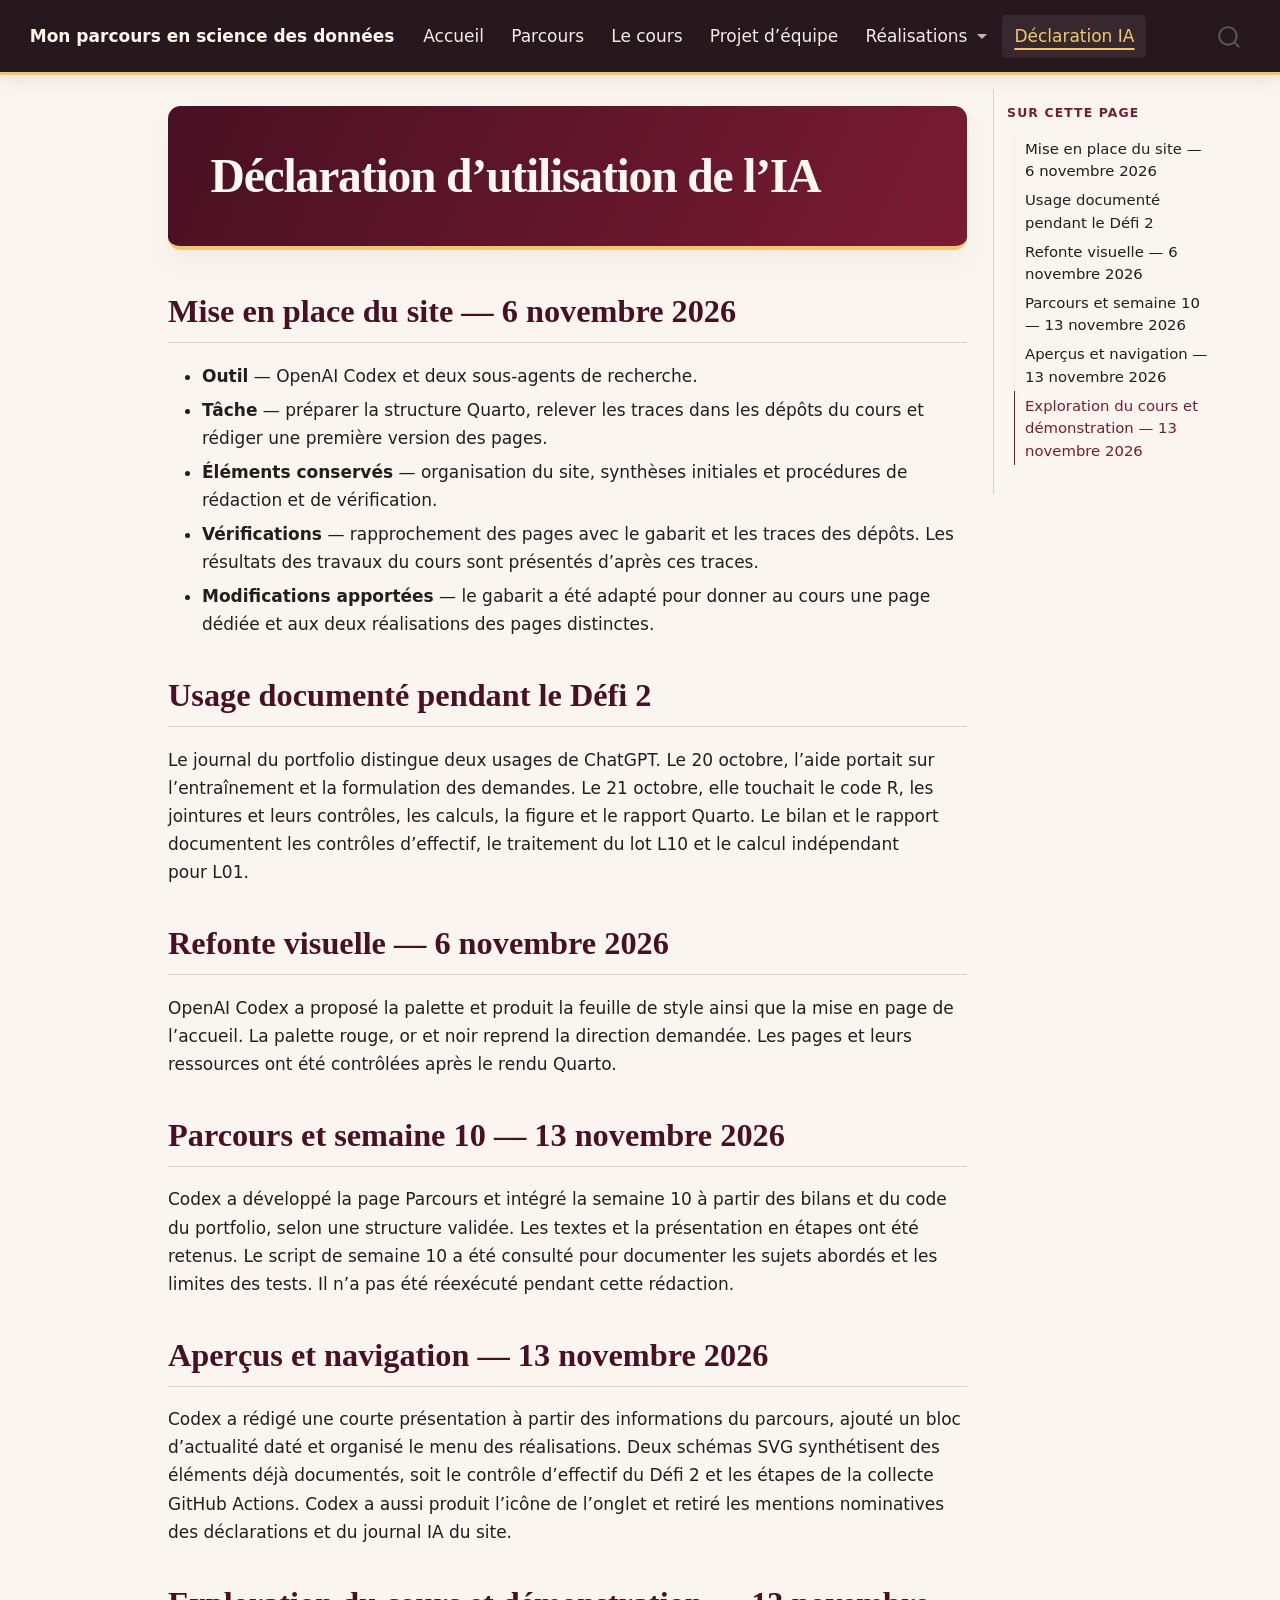
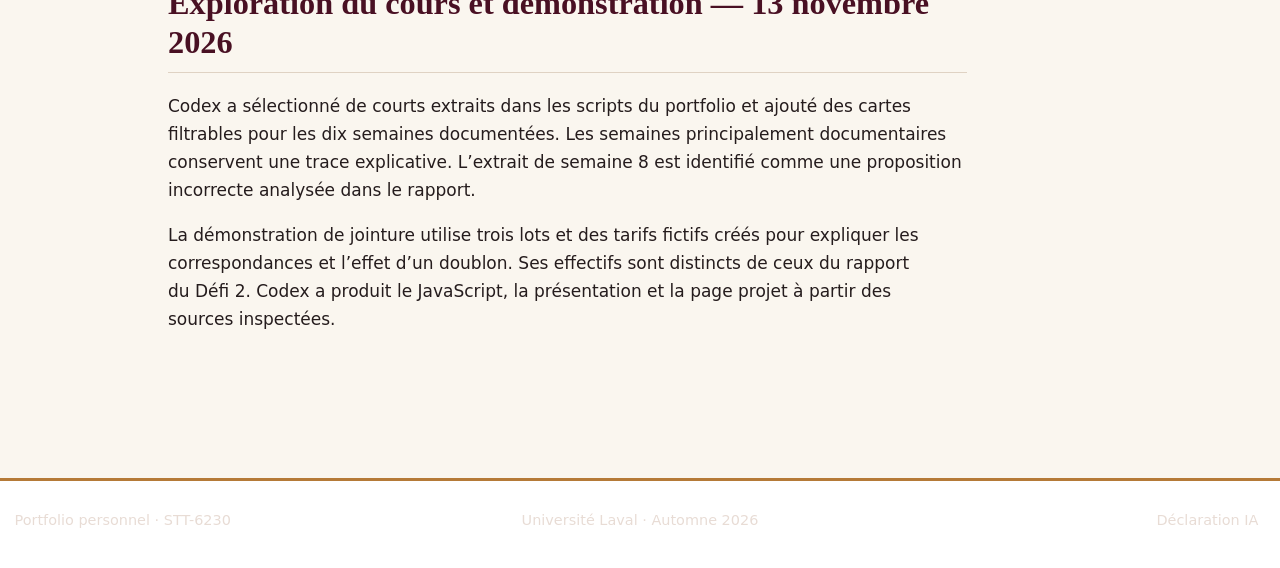
<file: docs/pages/declaration-ia.html>
<!DOCTYPE html>
<html xmlns="http://www.w3.org/1999/xhtml" lang="fr" xml:lang="fr"><head>

<meta charset="utf-8">
<meta name="generator" content="quarto-1.5.57">

<meta name="viewport" content="width=device-width, initial-scale=1.0, user-scalable=yes">


<title>Déclaration d’utilisation de l’IA – Mon parcours en science des données</title>
<style>
code{white-space: pre-wrap;}
span.smallcaps{font-variant: small-caps;}
div.columns{display: flex; gap: min(4vw, 1.5em);}
div.column{flex: auto; overflow-x: auto;}
div.hanging-indent{margin-left: 1.5em; text-indent: -1.5em;}
ul.task-list{list-style: none;}
ul.task-list li input[type="checkbox"] {
  width: 0.8em;
  margin: 0 0.8em 0.2em -1em; /* quarto-specific, see https://github.com/quarto-dev/quarto-cli/issues/4556 */ 
  vertical-align: middle;
}
</style>


<script src="../site_libs/quarto-nav/quarto-nav.js"></script>
<script src="../site_libs/quarto-nav/headroom.min.js"></script>
<script src="../site_libs/clipboard/clipboard.min.js"></script>
<script src="../site_libs/quarto-search/autocomplete.umd.js"></script>
<script src="../site_libs/quarto-search/fuse.min.js"></script>
<script src="../site_libs/quarto-search/quarto-search.js"></script>
<meta name="quarto:offset" content="../">
<link href="../assets/favicon.svg" rel="icon" type="image/svg+xml">
<script src="../site_libs/quarto-html/quarto.js"></script>
<script src="../site_libs/quarto-html/popper.min.js"></script>
<script src="../site_libs/quarto-html/tippy.umd.min.js"></script>
<script src="../site_libs/quarto-html/anchor.min.js"></script>
<link href="../site_libs/quarto-html/tippy.css" rel="stylesheet">
<link href="../site_libs/quarto-html/quarto-syntax-highlighting.css" rel="stylesheet" id="quarto-text-highlighting-styles">
<script src="../site_libs/bootstrap/bootstrap.min.js"></script>
<link href="../site_libs/bootstrap/bootstrap-icons.css" rel="stylesheet">
<link href="../site_libs/bootstrap/bootstrap.min.css" rel="stylesheet" id="quarto-bootstrap" data-mode="light">
<script id="quarto-search-options" type="application/json">{
  "location": "navbar",
  "copy-button": false,
  "collapse-after": 3,
  "panel-placement": "end",
  "type": "overlay",
  "limit": 50,
  "keyboard-shortcut": [
    "f",
    "/",
    "s"
  ],
  "show-item-context": false,
  "language": {
    "search-no-results-text": "Pas de résultats",
    "search-matching-documents-text": "documents trouvés",
    "search-copy-link-title": "Copier le lien vers la recherche",
    "search-hide-matches-text": "Cacher les correspondances additionnelles",
    "search-more-match-text": "correspondance de plus dans ce document",
    "search-more-matches-text": "correspondances de plus dans ce document",
    "search-clear-button-title": "Effacer",
    "search-text-placeholder": "",
    "search-detached-cancel-button-title": "Annuler",
    "search-submit-button-title": "Envoyer",
    "search-label": "Recherche"
  }
}</script>


<link rel="stylesheet" href="../assets/styles.css">
</head>

<body class="nav-fixed">

<div id="quarto-search-results"></div>
  <header id="quarto-header" class="headroom fixed-top">
    <nav class="navbar navbar-expand-lg " data-bs-theme="dark">
      <div class="navbar-container container-fluid">
      <div class="navbar-brand-container mx-auto">
    <a class="navbar-brand" href="../index.html">
    <span class="navbar-title">Mon parcours en science des données</span>
    </a>
  </div>
            <div id="quarto-search" class="" title="Recherche"></div>
          <button class="navbar-toggler" type="button" data-bs-toggle="collapse" data-bs-target="#navbarCollapse" aria-controls="navbarCollapse" role="menu" aria-expanded="false" aria-label="Basculer la navigation" onclick="if (window.quartoToggleHeadroom) { window.quartoToggleHeadroom(); }">
  <span class="navbar-toggler-icon"></span>
</button>
          <div class="collapse navbar-collapse" id="navbarCollapse">
            <ul class="navbar-nav navbar-nav-scroll me-auto">
  <li class="nav-item">
    <a class="nav-link" href="../index.html"> 
<span class="menu-text">Accueil</span></a>
  </li>  
  <li class="nav-item">
    <a class="nav-link" href="../pages/parcours.html"> 
<span class="menu-text">Parcours</span></a>
  </li>  
  <li class="nav-item">
    <a class="nav-link" href="../pages/cours.html"> 
<span class="menu-text">Le cours</span></a>
  </li>  
  <li class="nav-item">
    <a class="nav-link" href="../pages/projet.html"> 
<span class="menu-text">Projet d’équipe</span></a>
  </li>  
  <li class="nav-item dropdown ">
    <a class="nav-link dropdown-toggle" href="#" id="nav-menu-réalisations" role="link" data-bs-toggle="dropdown" aria-expanded="false">
 <span class="menu-text">Réalisations</span>
    </a>
    <ul class="dropdown-menu" aria-labelledby="nav-menu-réalisations">    
        <li>
    <a class="dropdown-item" href="../pages/realisations/index.html">
 <span class="dropdown-text">Vue d’ensemble</span></a>
  </li>  
        <li>
    <a class="dropdown-item" href="../pages/realisations/defi-2.html">
 <span class="dropdown-text">Défi 2</span></a>
  </li>  
        <li>
    <a class="dropdown-item" href="../pages/realisations/github-actions.html">
 <span class="dropdown-text">GitHub Actions</span></a>
  </li>  
    </ul>
  </li>
  <li class="nav-item">
    <a class="nav-link active" href="../pages/declaration-ia.html" aria-current="page"> 
<span class="menu-text">Déclaration IA</span></a>
  </li>  
</ul>
          </div> <!-- /navcollapse -->
            <div class="quarto-navbar-tools">
</div>
      </div> <!-- /container-fluid -->
    </nav>
</header>
<!-- content -->
<div id="quarto-content" class="quarto-container page-columns page-rows-contents page-layout-article page-navbar">
<!-- sidebar -->
<!-- margin-sidebar -->
    <div id="quarto-margin-sidebar" class="sidebar margin-sidebar">
        <nav id="TOC" role="doc-toc" class="toc-active">
    <h2 id="toc-title">Sur cette page</h2>
   
  <ul>
  <li><a href="#mise-en-place-du-site-6-novembre-2026" id="toc-mise-en-place-du-site-6-novembre-2026" class="nav-link active" data-scroll-target="#mise-en-place-du-site-6-novembre-2026">Mise en place du site — 6 novembre 2026</a></li>
  <li><a href="#usage-documenté-pendant-le-défi-2" id="toc-usage-documenté-pendant-le-défi-2" class="nav-link" data-scroll-target="#usage-documenté-pendant-le-défi-2">Usage documenté pendant le Défi 2</a></li>
  <li><a href="#refonte-visuelle-6-novembre-2026" id="toc-refonte-visuelle-6-novembre-2026" class="nav-link" data-scroll-target="#refonte-visuelle-6-novembre-2026">Refonte visuelle — 6 novembre 2026</a></li>
  <li><a href="#parcours-et-semaine-10-13-novembre-2026" id="toc-parcours-et-semaine-10-13-novembre-2026" class="nav-link" data-scroll-target="#parcours-et-semaine-10-13-novembre-2026">Parcours et semaine 10 — 13 novembre 2026</a></li>
  <li><a href="#aperçus-et-navigation-13-novembre-2026" id="toc-aperçus-et-navigation-13-novembre-2026" class="nav-link" data-scroll-target="#aperçus-et-navigation-13-novembre-2026">Aperçus et navigation — 13 novembre 2026</a></li>
  <li><a href="#exploration-du-cours-et-démonstration-13-novembre-2026" id="toc-exploration-du-cours-et-démonstration-13-novembre-2026" class="nav-link" data-scroll-target="#exploration-du-cours-et-démonstration-13-novembre-2026">Exploration du cours et démonstration — 13 novembre 2026</a></li>
  </ul>
</nav>
    </div>
<!-- main -->
<main class="content" id="quarto-document-content">

<header id="title-block-header" class="quarto-title-block default">
<div class="quarto-title">
<h1 class="title">Déclaration d’utilisation de l’IA</h1>
</div>



<div class="quarto-title-meta">

    
  
    
  </div>
  


</header>


<section id="mise-en-place-du-site-6-novembre-2026" class="level2">
<h2 class="anchored" data-anchor-id="mise-en-place-du-site-6-novembre-2026">Mise en place du site — 6 novembre 2026</h2>
<ul>
<li><strong>Outil</strong> — OpenAI Codex et deux sous-agents de recherche.</li>
<li><strong>Tâche</strong> — préparer la structure Quarto, relever les traces dans les dépôts du cours et rédiger une première version des pages.</li>
<li><strong>Éléments conservés</strong> — organisation du site, synthèses initiales et procédures de rédaction et de vérification.</li>
<li><strong>Vérifications</strong> — rapprochement des pages avec le gabarit et les traces des dépôts. Les résultats des travaux du cours sont présentés d’après ces traces.</li>
<li><strong>Modifications apportées</strong> — le gabarit a été adapté pour donner au cours une page dédiée et aux deux réalisations des pages distinctes.</li>
</ul>
</section>
<section id="usage-documenté-pendant-le-défi-2" class="level2">
<h2 class="anchored" data-anchor-id="usage-documenté-pendant-le-défi-2">Usage documenté pendant le Défi 2</h2>
<p>Le journal du portfolio distingue deux usages de ChatGPT. Le 20 octobre, l’aide portait sur l’entraînement et la formulation des demandes. Le 21 octobre, elle touchait le code R, les jointures et leurs contrôles, les calculs, la figure et le rapport Quarto. Le bilan et le rapport documentent les contrôles d’effectif, le traitement du lot L10 et le calcul indépendant pour L01.</p>
</section>
<section id="refonte-visuelle-6-novembre-2026" class="level2">
<h2 class="anchored" data-anchor-id="refonte-visuelle-6-novembre-2026">Refonte visuelle — 6 novembre 2026</h2>
<p>OpenAI Codex a proposé la palette et produit la feuille de style ainsi que la mise en page de l’accueil. La palette rouge, or et noir reprend la direction demandée. Les pages et leurs ressources ont été contrôlées après le rendu Quarto.</p>
</section>
<section id="parcours-et-semaine-10-13-novembre-2026" class="level2">
<h2 class="anchored" data-anchor-id="parcours-et-semaine-10-13-novembre-2026">Parcours et semaine 10 — 13 novembre 2026</h2>
<p>Codex a développé la page Parcours et intégré la semaine 10 à partir des bilans et du code du portfolio, selon une structure validée. Les textes et la présentation en étapes ont été retenus. Le script de semaine 10 a été consulté pour documenter les sujets abordés et les limites des tests. Il n’a pas été réexécuté pendant cette rédaction.</p>
</section>
<section id="aperçus-et-navigation-13-novembre-2026" class="level2">
<h2 class="anchored" data-anchor-id="aperçus-et-navigation-13-novembre-2026">Aperçus et navigation — 13 novembre 2026</h2>
<p>Codex a rédigé une courte présentation à partir des informations du parcours, ajouté un bloc d’actualité daté et organisé le menu des réalisations. Deux schémas SVG synthétisent des éléments déjà documentés, soit le contrôle d’effectif du Défi 2 et les étapes de la collecte GitHub Actions. Codex a aussi produit l’icône de l’onglet et retiré les mentions nominatives des déclarations et du journal IA du site.</p>
</section>
<section id="exploration-du-cours-et-démonstration-13-novembre-2026" class="level2">
<h2 class="anchored" data-anchor-id="exploration-du-cours-et-démonstration-13-novembre-2026">Exploration du cours et démonstration — 13 novembre 2026</h2>
<p>Codex a sélectionné de courts extraits dans les scripts du portfolio et ajouté des cartes filtrables pour les dix semaines documentées. Les semaines principalement documentaires conservent une trace explicative. L’extrait de semaine 8 est identifié comme une proposition incorrecte analysée dans le rapport.</p>
<p>La démonstration de jointure utilise trois lots et des tarifs fictifs créés pour expliquer les correspondances et l’effet d’un doublon. Ses effectifs sont distincts de ceux du rapport du Défi 2. Codex a produit le JavaScript, la présentation et la page projet à partir des sources inspectées.</p>


</section>

</main> <!-- /main -->
<script id="quarto-html-after-body" type="application/javascript">
window.document.addEventListener("DOMContentLoaded", function (event) {
  const toggleBodyColorMode = (bsSheetEl) => {
    const mode = bsSheetEl.getAttribute("data-mode");
    const bodyEl = window.document.querySelector("body");
    if (mode === "dark") {
      bodyEl.classList.add("quarto-dark");
      bodyEl.classList.remove("quarto-light");
    } else {
      bodyEl.classList.add("quarto-light");
      bodyEl.classList.remove("quarto-dark");
    }
  }
  const toggleBodyColorPrimary = () => {
    const bsSheetEl = window.document.querySelector("link#quarto-bootstrap");
    if (bsSheetEl) {
      toggleBodyColorMode(bsSheetEl);
    }
  }
  toggleBodyColorPrimary();  
  const icon = "";
  const anchorJS = new window.AnchorJS();
  anchorJS.options = {
    placement: 'right',
    icon: icon
  };
  anchorJS.add('.anchored');
  const isCodeAnnotation = (el) => {
    for (const clz of el.classList) {
      if (clz.startsWith('code-annotation-')) {                     
        return true;
      }
    }
    return false;
  }
  const onCopySuccess = function(e) {
    // button target
    const button = e.trigger;
    // don't keep focus
    button.blur();
    // flash "checked"
    button.classList.add('code-copy-button-checked');
    var currentTitle = button.getAttribute("title");
    button.setAttribute("title", "Copié");
    let tooltip;
    if (window.bootstrap) {
      button.setAttribute("data-bs-toggle", "tooltip");
      button.setAttribute("data-bs-placement", "left");
      button.setAttribute("data-bs-title", "Copié");
      tooltip = new bootstrap.Tooltip(button, 
        { trigger: "manual", 
          customClass: "code-copy-button-tooltip",
          offset: [0, -8]});
      tooltip.show();    
    }
    setTimeout(function() {
      if (tooltip) {
        tooltip.hide();
        button.removeAttribute("data-bs-title");
        button.removeAttribute("data-bs-toggle");
        button.removeAttribute("data-bs-placement");
      }
      button.setAttribute("title", currentTitle);
      button.classList.remove('code-copy-button-checked');
    }, 1000);
    // clear code selection
    e.clearSelection();
  }
  const getTextToCopy = function(trigger) {
      const codeEl = trigger.previousElementSibling.cloneNode(true);
      for (const childEl of codeEl.children) {
        if (isCodeAnnotation(childEl)) {
          childEl.remove();
        }
      }
      return codeEl.innerText;
  }
  const clipboard = new window.ClipboardJS('.code-copy-button:not([data-in-quarto-modal])', {
    text: getTextToCopy
  });
  clipboard.on('success', onCopySuccess);
  if (window.document.getElementById('quarto-embedded-source-code-modal')) {
    // For code content inside modals, clipBoardJS needs to be initialized with a container option
    // TODO: Check when it could be a function (https://github.com/zenorocha/clipboard.js/issues/860)
    const clipboardModal = new window.ClipboardJS('.code-copy-button[data-in-quarto-modal]', {
      text: getTextToCopy,
      container: window.document.getElementById('quarto-embedded-source-code-modal')
    });
    clipboardModal.on('success', onCopySuccess);
  }
    var localhostRegex = new RegExp(/^(?:http|https):\/\/localhost\:?[0-9]*\//);
    var mailtoRegex = new RegExp(/^mailto:/);
      var filterRegex = new RegExp('/' + window.location.host + '/');
    var isInternal = (href) => {
        return filterRegex.test(href) || localhostRegex.test(href) || mailtoRegex.test(href);
    }
    // Inspect non-navigation links and adorn them if external
 	var links = window.document.querySelectorAll('a[href]:not(.nav-link):not(.navbar-brand):not(.toc-action):not(.sidebar-link):not(.sidebar-item-toggle):not(.pagination-link):not(.no-external):not([aria-hidden]):not(.dropdown-item):not(.quarto-navigation-tool):not(.about-link)');
    for (var i=0; i<links.length; i++) {
      const link = links[i];
      if (!isInternal(link.href)) {
        // undo the damage that might have been done by quarto-nav.js in the case of
        // links that we want to consider external
        if (link.dataset.originalHref !== undefined) {
          link.href = link.dataset.originalHref;
        }
      }
    }
  function tippyHover(el, contentFn, onTriggerFn, onUntriggerFn) {
    const config = {
      allowHTML: true,
      maxWidth: 500,
      delay: 100,
      arrow: false,
      appendTo: function(el) {
          return el.parentElement;
      },
      interactive: true,
      interactiveBorder: 10,
      theme: 'quarto',
      placement: 'bottom-start',
    };
    if (contentFn) {
      config.content = contentFn;
    }
    if (onTriggerFn) {
      config.onTrigger = onTriggerFn;
    }
    if (onUntriggerFn) {
      config.onUntrigger = onUntriggerFn;
    }
    window.tippy(el, config); 
  }
  const noterefs = window.document.querySelectorAll('a[role="doc-noteref"]');
  for (var i=0; i<noterefs.length; i++) {
    const ref = noterefs[i];
    tippyHover(ref, function() {
      // use id or data attribute instead here
      let href = ref.getAttribute('data-footnote-href') || ref.getAttribute('href');
      try { href = new URL(href).hash; } catch {}
      const id = href.replace(/^#\/?/, "");
      const note = window.document.getElementById(id);
      if (note) {
        return note.innerHTML;
      } else {
        return "";
      }
    });
  }
  const xrefs = window.document.querySelectorAll('a.quarto-xref');
  const processXRef = (id, note) => {
    // Strip column container classes
    const stripColumnClz = (el) => {
      el.classList.remove("page-full", "page-columns");
      if (el.children) {
        for (const child of el.children) {
          stripColumnClz(child);
        }
      }
    }
    stripColumnClz(note)
    if (id === null || id.startsWith('sec-')) {
      // Special case sections, only their first couple elements
      const container = document.createElement("div");
      if (note.children && note.children.length > 2) {
        container.appendChild(note.children[0].cloneNode(true));
        for (let i = 1; i < note.children.length; i++) {
          const child = note.children[i];
          if (child.tagName === "P" && child.innerText === "") {
            continue;
          } else {
            container.appendChild(child.cloneNode(true));
            break;
          }
        }
        if (window.Quarto?.typesetMath) {
          window.Quarto.typesetMath(container);
        }
        return container.innerHTML
      } else {
        if (window.Quarto?.typesetMath) {
          window.Quarto.typesetMath(note);
        }
        return note.innerHTML;
      }
    } else {
      // Remove any anchor links if they are present
      const anchorLink = note.querySelector('a.anchorjs-link');
      if (anchorLink) {
        anchorLink.remove();
      }
      if (window.Quarto?.typesetMath) {
        window.Quarto.typesetMath(note);
      }
      // TODO in 1.5, we should make sure this works without a callout special case
      if (note.classList.contains("callout")) {
        return note.outerHTML;
      } else {
        return note.innerHTML;
      }
    }
  }
  for (var i=0; i<xrefs.length; i++) {
    const xref = xrefs[i];
    tippyHover(xref, undefined, function(instance) {
      instance.disable();
      let url = xref.getAttribute('href');
      let hash = undefined; 
      if (url.startsWith('#')) {
        hash = url;
      } else {
        try { hash = new URL(url).hash; } catch {}
      }
      if (hash) {
        const id = hash.replace(/^#\/?/, "");
        const note = window.document.getElementById(id);
        if (note !== null) {
          try {
            const html = processXRef(id, note.cloneNode(true));
            instance.setContent(html);
          } finally {
            instance.enable();
            instance.show();
          }
        } else {
          // See if we can fetch this
          fetch(url.split('#')[0])
          .then(res => res.text())
          .then(html => {
            const parser = new DOMParser();
            const htmlDoc = parser.parseFromString(html, "text/html");
            const note = htmlDoc.getElementById(id);
            if (note !== null) {
              const html = processXRef(id, note);
              instance.setContent(html);
            } 
          }).finally(() => {
            instance.enable();
            instance.show();
          });
        }
      } else {
        // See if we can fetch a full url (with no hash to target)
        // This is a special case and we should probably do some content thinning / targeting
        fetch(url)
        .then(res => res.text())
        .then(html => {
          const parser = new DOMParser();
          const htmlDoc = parser.parseFromString(html, "text/html");
          const note = htmlDoc.querySelector('main.content');
          if (note !== null) {
            // This should only happen for chapter cross references
            // (since there is no id in the URL)
            // remove the first header
            if (note.children.length > 0 && note.children[0].tagName === "HEADER") {
              note.children[0].remove();
            }
            const html = processXRef(null, note);
            instance.setContent(html);
          } 
        }).finally(() => {
          instance.enable();
          instance.show();
        });
      }
    }, function(instance) {
    });
  }
      let selectedAnnoteEl;
      const selectorForAnnotation = ( cell, annotation) => {
        let cellAttr = 'data-code-cell="' + cell + '"';
        let lineAttr = 'data-code-annotation="' +  annotation + '"';
        const selector = 'span[' + cellAttr + '][' + lineAttr + ']';
        return selector;
      }
      const selectCodeLines = (annoteEl) => {
        const doc = window.document;
        const targetCell = annoteEl.getAttribute("data-target-cell");
        const targetAnnotation = annoteEl.getAttribute("data-target-annotation");
        const annoteSpan = window.document.querySelector(selectorForAnnotation(targetCell, targetAnnotation));
        const lines = annoteSpan.getAttribute("data-code-lines").split(",");
        const lineIds = lines.map((line) => {
          return targetCell + "-" + line;
        })
        let top = null;
        let height = null;
        let parent = null;
        if (lineIds.length > 0) {
            //compute the position of the single el (top and bottom and make a div)
            const el = window.document.getElementById(lineIds[0]);
            top = el.offsetTop;
            height = el.offsetHeight;
            parent = el.parentElement.parentElement;
          if (lineIds.length > 1) {
            const lastEl = window.document.getElementById(lineIds[lineIds.length - 1]);
            const bottom = lastEl.offsetTop + lastEl.offsetHeight;
            height = bottom - top;
          }
          if (top !== null && height !== null && parent !== null) {
            // cook up a div (if necessary) and position it 
            let div = window.document.getElementById("code-annotation-line-highlight");
            if (div === null) {
              div = window.document.createElement("div");
              div.setAttribute("id", "code-annotation-line-highlight");
              div.style.position = 'absolute';
              parent.appendChild(div);
            }
            div.style.top = top - 2 + "px";
            div.style.height = height + 4 + "px";
            div.style.left = 0;
            let gutterDiv = window.document.getElementById("code-annotation-line-highlight-gutter");
            if (gutterDiv === null) {
              gutterDiv = window.document.createElement("div");
              gutterDiv.setAttribute("id", "code-annotation-line-highlight-gutter");
              gutterDiv.style.position = 'absolute';
              const codeCell = window.document.getElementById(targetCell);
              const gutter = codeCell.querySelector('.code-annotation-gutter');
              gutter.appendChild(gutterDiv);
            }
            gutterDiv.style.top = top - 2 + "px";
            gutterDiv.style.height = height + 4 + "px";
          }
          selectedAnnoteEl = annoteEl;
        }
      };
      const unselectCodeLines = () => {
        const elementsIds = ["code-annotation-line-highlight", "code-annotation-line-highlight-gutter"];
        elementsIds.forEach((elId) => {
          const div = window.document.getElementById(elId);
          if (div) {
            div.remove();
          }
        });
        selectedAnnoteEl = undefined;
      };
        // Handle positioning of the toggle
    window.addEventListener(
      "resize",
      throttle(() => {
        elRect = undefined;
        if (selectedAnnoteEl) {
          selectCodeLines(selectedAnnoteEl);
        }
      }, 10)
    );
    function throttle(fn, ms) {
    let throttle = false;
    let timer;
      return (...args) => {
        if(!throttle) { // first call gets through
            fn.apply(this, args);
            throttle = true;
        } else { // all the others get throttled
            if(timer) clearTimeout(timer); // cancel #2
            timer = setTimeout(() => {
              fn.apply(this, args);
              timer = throttle = false;
            }, ms);
        }
      };
    }
      // Attach click handler to the DT
      const annoteDls = window.document.querySelectorAll('dt[data-target-cell]');
      for (const annoteDlNode of annoteDls) {
        annoteDlNode.addEventListener('click', (event) => {
          const clickedEl = event.target;
          if (clickedEl !== selectedAnnoteEl) {
            unselectCodeLines();
            const activeEl = window.document.querySelector('dt[data-target-cell].code-annotation-active');
            if (activeEl) {
              activeEl.classList.remove('code-annotation-active');
            }
            selectCodeLines(clickedEl);
            clickedEl.classList.add('code-annotation-active');
          } else {
            // Unselect the line
            unselectCodeLines();
            clickedEl.classList.remove('code-annotation-active');
          }
        });
      }
  const findCites = (el) => {
    const parentEl = el.parentElement;
    if (parentEl) {
      const cites = parentEl.dataset.cites;
      if (cites) {
        return {
          el,
          cites: cites.split(' ')
        };
      } else {
        return findCites(el.parentElement)
      }
    } else {
      return undefined;
    }
  };
  var bibliorefs = window.document.querySelectorAll('a[role="doc-biblioref"]');
  for (var i=0; i<bibliorefs.length; i++) {
    const ref = bibliorefs[i];
    const citeInfo = findCites(ref);
    if (citeInfo) {
      tippyHover(citeInfo.el, function() {
        var popup = window.document.createElement('div');
        citeInfo.cites.forEach(function(cite) {
          var citeDiv = window.document.createElement('div');
          citeDiv.classList.add('hanging-indent');
          citeDiv.classList.add('csl-entry');
          var biblioDiv = window.document.getElementById('ref-' + cite);
          if (biblioDiv) {
            citeDiv.innerHTML = biblioDiv.innerHTML;
          }
          popup.appendChild(citeDiv);
        });
        return popup.innerHTML;
      });
    }
  }
});
</script>
</div> <!-- /content -->
<footer class="footer">
  <div class="nav-footer">
    <div class="nav-footer-left">
<p>Portfolio personnel · STT-6230</p>
</div>   
    <div class="nav-footer-center">
<p>Université Laval · Automne 2026</p>
</div>
    <div class="nav-footer-right">
      <ul class="footer-items list-unstyled">
    <li class="nav-item">
    <a class="nav-link" href="../pages/declaration-ia.html">
<p>Déclaration IA</p>
</a>
  </li>  
</ul>
    </div>
  </div>
</footer>




</body></html>
</file>
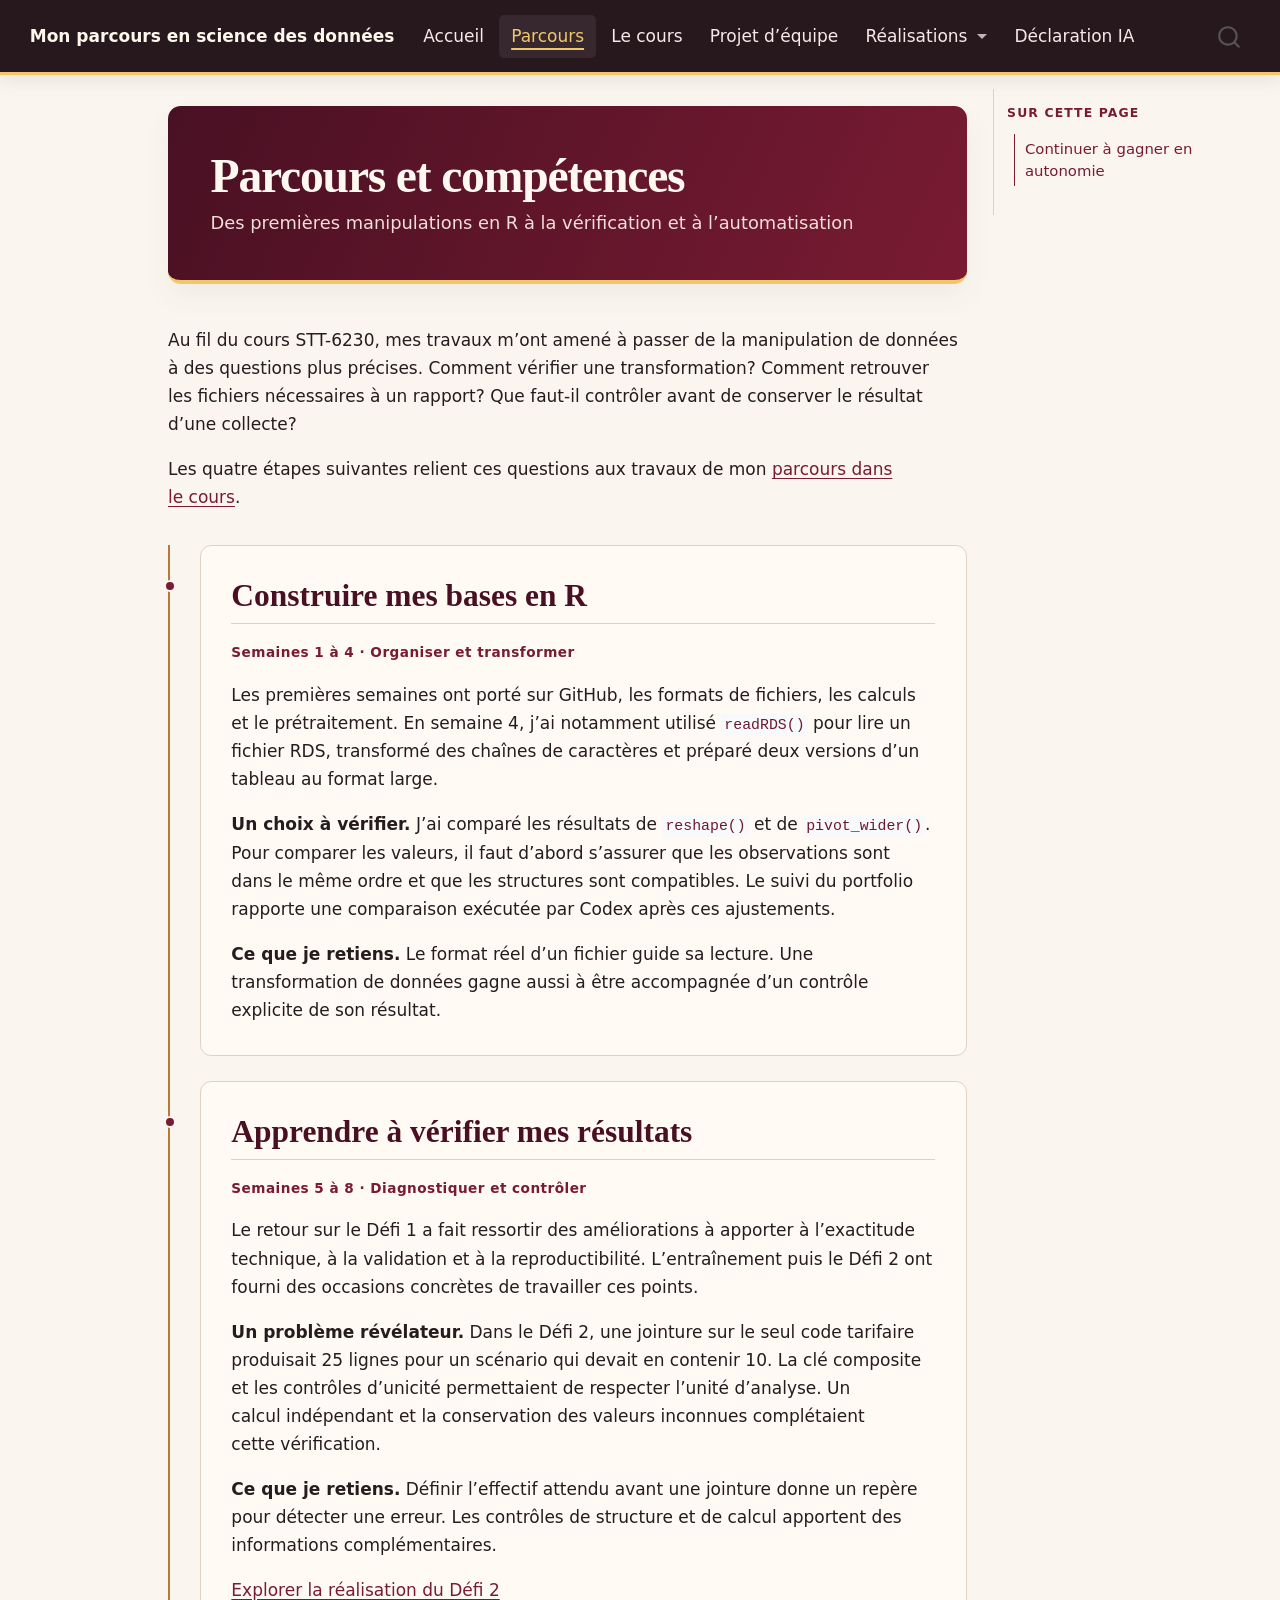
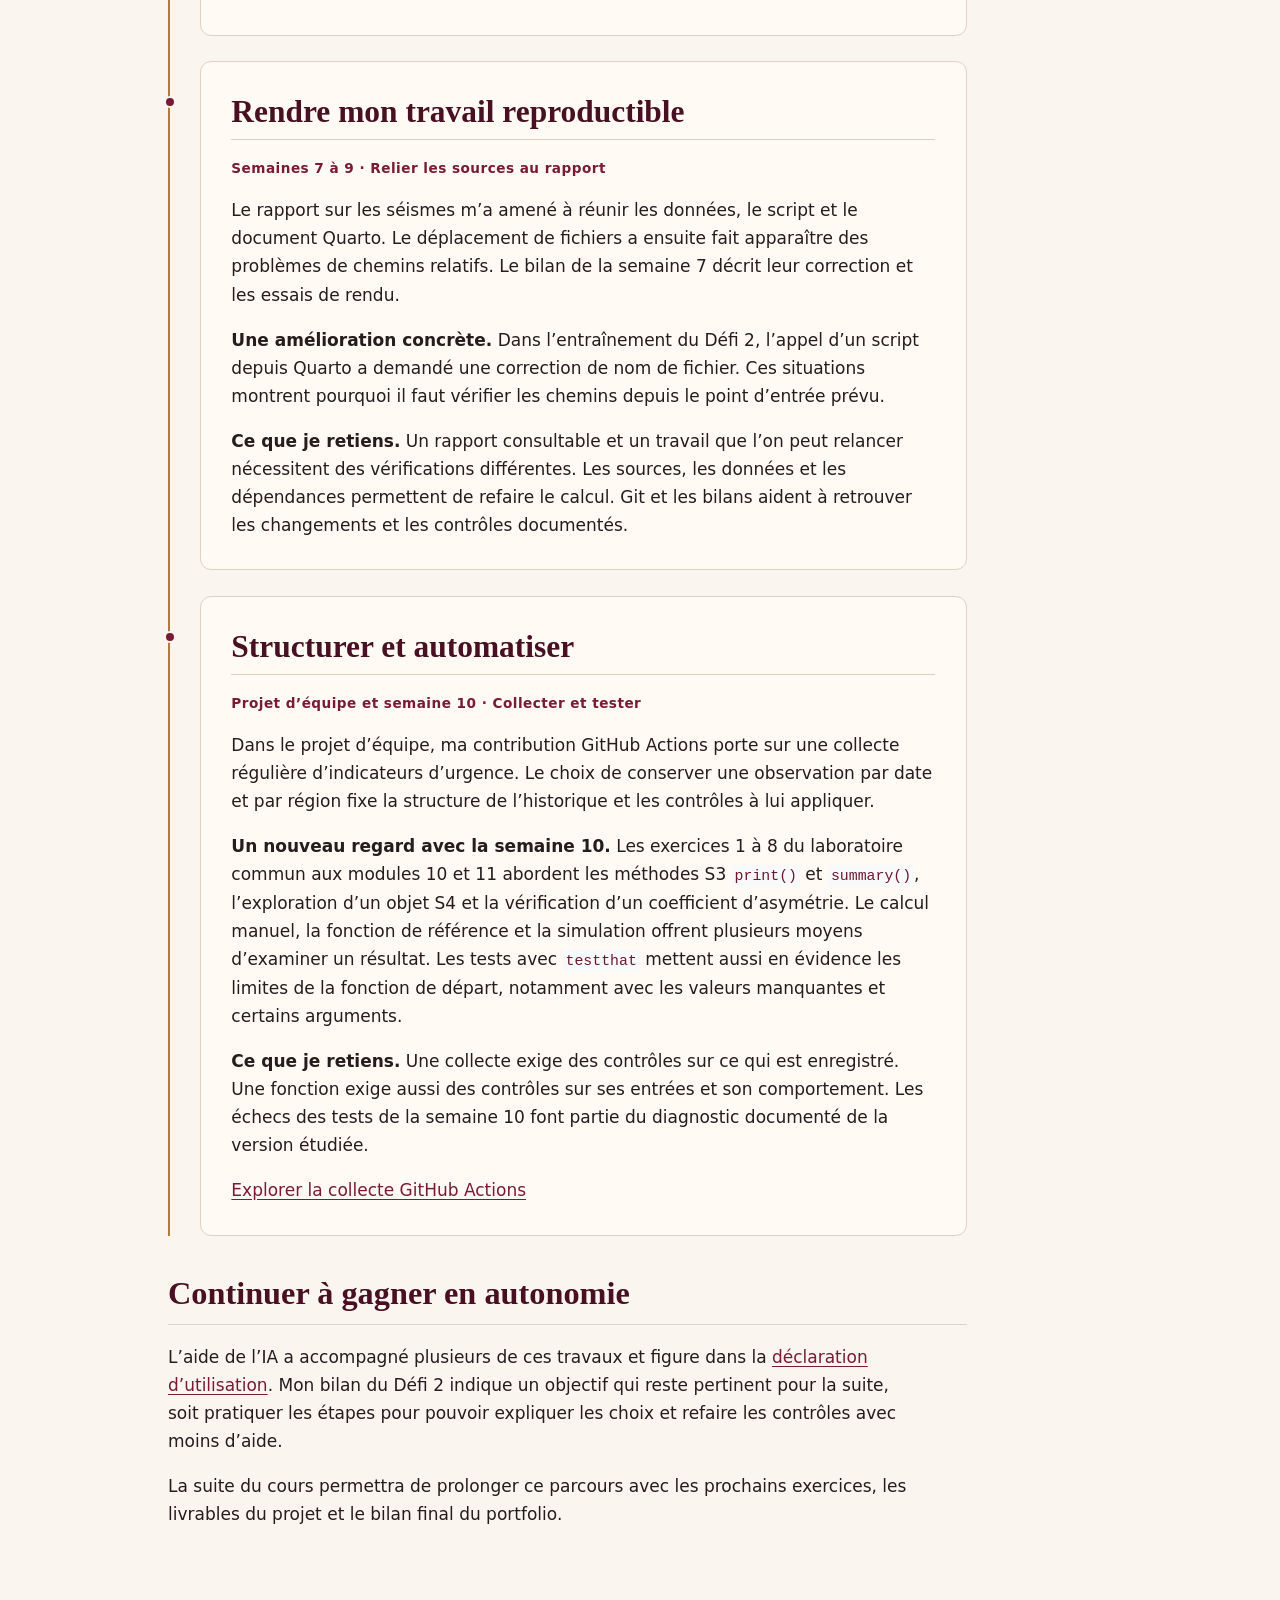
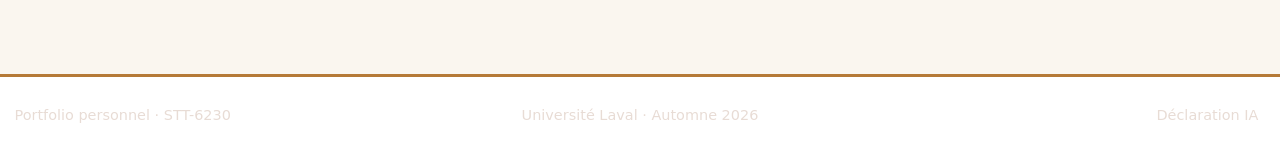
<file: docs/pages/parcours.html>
<!DOCTYPE html>
<html xmlns="http://www.w3.org/1999/xhtml" lang="fr" xml:lang="fr"><head>

<meta charset="utf-8">
<meta name="generator" content="quarto-1.5.57">

<meta name="viewport" content="width=device-width, initial-scale=1.0, user-scalable=yes">


<title>Parcours et compétences – Mon parcours en science des données</title>
<style>
code{white-space: pre-wrap;}
span.smallcaps{font-variant: small-caps;}
div.columns{display: flex; gap: min(4vw, 1.5em);}
div.column{flex: auto; overflow-x: auto;}
div.hanging-indent{margin-left: 1.5em; text-indent: -1.5em;}
ul.task-list{list-style: none;}
ul.task-list li input[type="checkbox"] {
  width: 0.8em;
  margin: 0 0.8em 0.2em -1em; /* quarto-specific, see https://github.com/quarto-dev/quarto-cli/issues/4556 */ 
  vertical-align: middle;
}
</style>


<script src="../site_libs/quarto-nav/quarto-nav.js"></script>
<script src="../site_libs/quarto-nav/headroom.min.js"></script>
<script src="../site_libs/clipboard/clipboard.min.js"></script>
<script src="../site_libs/quarto-search/autocomplete.umd.js"></script>
<script src="../site_libs/quarto-search/fuse.min.js"></script>
<script src="../site_libs/quarto-search/quarto-search.js"></script>
<meta name="quarto:offset" content="../">
<link href="../assets/favicon.svg" rel="icon" type="image/svg+xml">
<script src="../site_libs/quarto-html/quarto.js"></script>
<script src="../site_libs/quarto-html/popper.min.js"></script>
<script src="../site_libs/quarto-html/tippy.umd.min.js"></script>
<script src="../site_libs/quarto-html/anchor.min.js"></script>
<link href="../site_libs/quarto-html/tippy.css" rel="stylesheet">
<link href="../site_libs/quarto-html/quarto-syntax-highlighting.css" rel="stylesheet" id="quarto-text-highlighting-styles">
<script src="../site_libs/bootstrap/bootstrap.min.js"></script>
<link href="../site_libs/bootstrap/bootstrap-icons.css" rel="stylesheet">
<link href="../site_libs/bootstrap/bootstrap.min.css" rel="stylesheet" id="quarto-bootstrap" data-mode="light">
<script id="quarto-search-options" type="application/json">{
  "location": "navbar",
  "copy-button": false,
  "collapse-after": 3,
  "panel-placement": "end",
  "type": "overlay",
  "limit": 50,
  "keyboard-shortcut": [
    "f",
    "/",
    "s"
  ],
  "show-item-context": false,
  "language": {
    "search-no-results-text": "Pas de résultats",
    "search-matching-documents-text": "documents trouvés",
    "search-copy-link-title": "Copier le lien vers la recherche",
    "search-hide-matches-text": "Cacher les correspondances additionnelles",
    "search-more-match-text": "correspondance de plus dans ce document",
    "search-more-matches-text": "correspondances de plus dans ce document",
    "search-clear-button-title": "Effacer",
    "search-text-placeholder": "",
    "search-detached-cancel-button-title": "Annuler",
    "search-submit-button-title": "Envoyer",
    "search-label": "Recherche"
  }
}</script>


<link rel="stylesheet" href="../assets/styles.css">
</head>

<body class="nav-fixed">

<div id="quarto-search-results"></div>
  <header id="quarto-header" class="headroom fixed-top">
    <nav class="navbar navbar-expand-lg " data-bs-theme="dark">
      <div class="navbar-container container-fluid">
      <div class="navbar-brand-container mx-auto">
    <a class="navbar-brand" href="../index.html">
    <span class="navbar-title">Mon parcours en science des données</span>
    </a>
  </div>
            <div id="quarto-search" class="" title="Recherche"></div>
          <button class="navbar-toggler" type="button" data-bs-toggle="collapse" data-bs-target="#navbarCollapse" aria-controls="navbarCollapse" role="menu" aria-expanded="false" aria-label="Basculer la navigation" onclick="if (window.quartoToggleHeadroom) { window.quartoToggleHeadroom(); }">
  <span class="navbar-toggler-icon"></span>
</button>
          <div class="collapse navbar-collapse" id="navbarCollapse">
            <ul class="navbar-nav navbar-nav-scroll me-auto">
  <li class="nav-item">
    <a class="nav-link" href="../index.html"> 
<span class="menu-text">Accueil</span></a>
  </li>  
  <li class="nav-item">
    <a class="nav-link active" href="../pages/parcours.html" aria-current="page"> 
<span class="menu-text">Parcours</span></a>
  </li>  
  <li class="nav-item">
    <a class="nav-link" href="../pages/cours.html"> 
<span class="menu-text">Le cours</span></a>
  </li>  
  <li class="nav-item">
    <a class="nav-link" href="../pages/projet.html"> 
<span class="menu-text">Projet d’équipe</span></a>
  </li>  
  <li class="nav-item dropdown ">
    <a class="nav-link dropdown-toggle" href="#" id="nav-menu-réalisations" role="link" data-bs-toggle="dropdown" aria-expanded="false">
 <span class="menu-text">Réalisations</span>
    </a>
    <ul class="dropdown-menu" aria-labelledby="nav-menu-réalisations">    
        <li>
    <a class="dropdown-item" href="../pages/realisations/index.html">
 <span class="dropdown-text">Vue d’ensemble</span></a>
  </li>  
        <li>
    <a class="dropdown-item" href="../pages/realisations/defi-2.html">
 <span class="dropdown-text">Défi 2</span></a>
  </li>  
        <li>
    <a class="dropdown-item" href="../pages/realisations/github-actions.html">
 <span class="dropdown-text">GitHub Actions</span></a>
  </li>  
    </ul>
  </li>
  <li class="nav-item">
    <a class="nav-link" href="../pages/declaration-ia.html"> 
<span class="menu-text">Déclaration IA</span></a>
  </li>  
</ul>
          </div> <!-- /navcollapse -->
            <div class="quarto-navbar-tools">
</div>
      </div> <!-- /container-fluid -->
    </nav>
</header>
<!-- content -->
<div id="quarto-content" class="quarto-container page-columns page-rows-contents page-layout-article page-navbar">
<!-- sidebar -->
<!-- margin-sidebar -->
    <div id="quarto-margin-sidebar" class="sidebar margin-sidebar">
        <nav id="TOC" role="doc-toc" class="toc-active">
    <h2 id="toc-title">Sur cette page</h2>
   
  <ul>
  <li><a href="#continuer-à-gagner-en-autonomie" id="toc-continuer-à-gagner-en-autonomie" class="nav-link active" data-scroll-target="#continuer-à-gagner-en-autonomie">Continuer à gagner en autonomie</a></li>
  </ul>
</nav>
    </div>
<!-- main -->
<main class="content" id="quarto-document-content">

<header id="title-block-header" class="quarto-title-block default">
<div class="quarto-title">
<h1 class="title">Parcours et compétences</h1>
<p class="subtitle lead">Des premières manipulations en R à la vérification et à l’automatisation</p>
</div>



<div class="quarto-title-meta">

    
  
    
  </div>
  


</header>


<p>Au fil du cours STT-6230, mes travaux m’ont amené à passer de la manipulation de données à des questions plus précises. Comment vérifier une transformation? Comment retrouver les fichiers nécessaires à un rapport? Que faut-il contrôler avant de conserver le résultat d’une collecte?</p>
<p>Les quatre étapes suivantes relient ces questions aux travaux de mon <a href="../pages/cours.html">parcours dans le cours</a>.</p>
<div class="parcours-etapes">
<section id="construire-mes-bases-en-r" class="level2 parcours-etape">
<h2 class="anchored" data-anchor-id="construire-mes-bases-en-r">Construire mes bases en R</h2>
<div class="parcours-repere">
<p>Semaines 1 à 4 · Organiser et transformer</p>
</div>
<p>Les premières semaines ont porté sur GitHub, les formats de fichiers, les calculs et le prétraitement. En semaine 4, j’ai notamment utilisé <code>readRDS()</code> pour lire un fichier RDS, transformé des chaînes de caractères et préparé deux versions d’un tableau au format large.</p>
<p><strong>Un choix à vérifier.</strong> J’ai comparé les résultats de <code>reshape()</code> et de <code>pivot_wider()</code>. Pour comparer les valeurs, il faut d’abord s’assurer que les observations sont dans le même ordre et que les structures sont compatibles. Le suivi du portfolio rapporte une comparaison exécutée par Codex après ces ajustements.</p>
<p><strong>Ce que je retiens.</strong> Le format réel d’un fichier guide sa lecture. Une transformation de données gagne aussi à être accompagnée d’un contrôle explicite de son résultat.</p>
</section>
<section id="apprendre-à-vérifier-mes-résultats" class="level2 parcours-etape">
<h2 class="anchored" data-anchor-id="apprendre-à-vérifier-mes-résultats">Apprendre à vérifier mes résultats</h2>
<div class="parcours-repere">
<p>Semaines 5 à 8 · Diagnostiquer et contrôler</p>
</div>
<p>Le retour sur le Défi 1 a fait ressortir des améliorations à apporter à l’exactitude technique, à la validation et à la reproductibilité. L’entraînement puis le Défi 2 ont fourni des occasions concrètes de travailler ces points.</p>
<p><strong>Un problème révélateur.</strong> Dans le Défi 2, une jointure sur le seul code tarifaire produisait 25 lignes pour un scénario qui devait en contenir 10. La clé composite et les contrôles d’unicité permettaient de respecter l’unité d’analyse. Un calcul indépendant et la conservation des valeurs inconnues complétaient cette vérification.</p>
<p><strong>Ce que je retiens.</strong> Définir l’effectif attendu avant une jointure donne un repère pour détecter une erreur. Les contrôles de structure et de calcul apportent des informations complémentaires.</p>
<p><a href="../pages/realisations/defi-2.html">Explorer la réalisation du Défi 2</a></p>
</section>
<section id="rendre-mon-travail-reproductible" class="level2 parcours-etape">
<h2 class="anchored" data-anchor-id="rendre-mon-travail-reproductible">Rendre mon travail reproductible</h2>
<div class="parcours-repere">
<p>Semaines 7 à 9 · Relier les sources au rapport</p>
</div>
<p>Le rapport sur les séismes m’a amené à réunir les données, le script et le document Quarto. Le déplacement de fichiers a ensuite fait apparaître des problèmes de chemins relatifs. Le bilan de la semaine 7 décrit leur correction et les essais de rendu.</p>
<p><strong>Une amélioration concrète.</strong> Dans l’entraînement du Défi 2, l’appel d’un script depuis Quarto a demandé une correction de nom de fichier. Ces situations montrent pourquoi il faut vérifier les chemins depuis le point d’entrée prévu.</p>
<p><strong>Ce que je retiens.</strong> Un rapport consultable et un travail que l’on peut relancer nécessitent des vérifications différentes. Les sources, les données et les dépendances permettent de refaire le calcul. Git et les bilans aident à retrouver les changements et les contrôles documentés.</p>
</section>
<section id="structurer-et-automatiser" class="level2 parcours-etape">
<h2 class="anchored" data-anchor-id="structurer-et-automatiser">Structurer et automatiser</h2>
<div class="parcours-repere">
<p>Projet d’équipe et semaine 10 · Collecter et tester</p>
</div>
<p>Dans le projet d’équipe, ma contribution GitHub Actions porte sur une collecte régulière d’indicateurs d’urgence. Le choix de conserver une observation par date et par région fixe la structure de l’historique et les contrôles à lui appliquer.</p>
<p><strong>Un nouveau regard avec la semaine 10.</strong> Les exercices 1 à 8 du laboratoire commun aux modules 10 et 11 abordent les méthodes S3 <code>print()</code> et <code>summary()</code>, l’exploration d’un objet S4 et la vérification d’un coefficient d’asymétrie. Le calcul manuel, la fonction de référence et la simulation offrent plusieurs moyens d’examiner un résultat. Les tests avec <code>testthat</code> mettent aussi en évidence les limites de la fonction de départ, notamment avec les valeurs manquantes et certains arguments.</p>
<p><strong>Ce que je retiens.</strong> Une collecte exige des contrôles sur ce qui est enregistré. Une fonction exige aussi des contrôles sur ses entrées et son comportement. Les échecs des tests de la semaine 10 font partie du diagnostic documenté de la version étudiée.</p>
<p><a href="../pages/realisations/github-actions.html">Explorer la collecte GitHub Actions</a></p>
</section>
</div>
<section id="continuer-à-gagner-en-autonomie" class="level2">
<h2 class="anchored" data-anchor-id="continuer-à-gagner-en-autonomie">Continuer à gagner en autonomie</h2>
<p>L’aide de l’IA a accompagné plusieurs de ces travaux et figure dans la <a href="../pages/declaration-ia.html">déclaration d’utilisation</a>. Mon bilan du Défi 2 indique un objectif qui reste pertinent pour la suite, soit pratiquer les étapes pour pouvoir expliquer les choix et refaire les contrôles avec moins d’aide.</p>
<p>La suite du cours permettra de prolonger ce parcours avec les prochains exercices, les livrables du projet et le bilan final du portfolio.</p>


</section>

</main> <!-- /main -->
<script id="quarto-html-after-body" type="application/javascript">
window.document.addEventListener("DOMContentLoaded", function (event) {
  const toggleBodyColorMode = (bsSheetEl) => {
    const mode = bsSheetEl.getAttribute("data-mode");
    const bodyEl = window.document.querySelector("body");
    if (mode === "dark") {
      bodyEl.classList.add("quarto-dark");
      bodyEl.classList.remove("quarto-light");
    } else {
      bodyEl.classList.add("quarto-light");
      bodyEl.classList.remove("quarto-dark");
    }
  }
  const toggleBodyColorPrimary = () => {
    const bsSheetEl = window.document.querySelector("link#quarto-bootstrap");
    if (bsSheetEl) {
      toggleBodyColorMode(bsSheetEl);
    }
  }
  toggleBodyColorPrimary();  
  const icon = "";
  const anchorJS = new window.AnchorJS();
  anchorJS.options = {
    placement: 'right',
    icon: icon
  };
  anchorJS.add('.anchored');
  const isCodeAnnotation = (el) => {
    for (const clz of el.classList) {
      if (clz.startsWith('code-annotation-')) {                     
        return true;
      }
    }
    return false;
  }
  const onCopySuccess = function(e) {
    // button target
    const button = e.trigger;
    // don't keep focus
    button.blur();
    // flash "checked"
    button.classList.add('code-copy-button-checked');
    var currentTitle = button.getAttribute("title");
    button.setAttribute("title", "Copié");
    let tooltip;
    if (window.bootstrap) {
      button.setAttribute("data-bs-toggle", "tooltip");
      button.setAttribute("data-bs-placement", "left");
      button.setAttribute("data-bs-title", "Copié");
      tooltip = new bootstrap.Tooltip(button, 
        { trigger: "manual", 
          customClass: "code-copy-button-tooltip",
          offset: [0, -8]});
      tooltip.show();    
    }
    setTimeout(function() {
      if (tooltip) {
        tooltip.hide();
        button.removeAttribute("data-bs-title");
        button.removeAttribute("data-bs-toggle");
        button.removeAttribute("data-bs-placement");
      }
      button.setAttribute("title", currentTitle);
      button.classList.remove('code-copy-button-checked');
    }, 1000);
    // clear code selection
    e.clearSelection();
  }
  const getTextToCopy = function(trigger) {
      const codeEl = trigger.previousElementSibling.cloneNode(true);
      for (const childEl of codeEl.children) {
        if (isCodeAnnotation(childEl)) {
          childEl.remove();
        }
      }
      return codeEl.innerText;
  }
  const clipboard = new window.ClipboardJS('.code-copy-button:not([data-in-quarto-modal])', {
    text: getTextToCopy
  });
  clipboard.on('success', onCopySuccess);
  if (window.document.getElementById('quarto-embedded-source-code-modal')) {
    // For code content inside modals, clipBoardJS needs to be initialized with a container option
    // TODO: Check when it could be a function (https://github.com/zenorocha/clipboard.js/issues/860)
    const clipboardModal = new window.ClipboardJS('.code-copy-button[data-in-quarto-modal]', {
      text: getTextToCopy,
      container: window.document.getElementById('quarto-embedded-source-code-modal')
    });
    clipboardModal.on('success', onCopySuccess);
  }
    var localhostRegex = new RegExp(/^(?:http|https):\/\/localhost\:?[0-9]*\//);
    var mailtoRegex = new RegExp(/^mailto:/);
      var filterRegex = new RegExp('/' + window.location.host + '/');
    var isInternal = (href) => {
        return filterRegex.test(href) || localhostRegex.test(href) || mailtoRegex.test(href);
    }
    // Inspect non-navigation links and adorn them if external
 	var links = window.document.querySelectorAll('a[href]:not(.nav-link):not(.navbar-brand):not(.toc-action):not(.sidebar-link):not(.sidebar-item-toggle):not(.pagination-link):not(.no-external):not([aria-hidden]):not(.dropdown-item):not(.quarto-navigation-tool):not(.about-link)');
    for (var i=0; i<links.length; i++) {
      const link = links[i];
      if (!isInternal(link.href)) {
        // undo the damage that might have been done by quarto-nav.js in the case of
        // links that we want to consider external
        if (link.dataset.originalHref !== undefined) {
          link.href = link.dataset.originalHref;
        }
      }
    }
  function tippyHover(el, contentFn, onTriggerFn, onUntriggerFn) {
    const config = {
      allowHTML: true,
      maxWidth: 500,
      delay: 100,
      arrow: false,
      appendTo: function(el) {
          return el.parentElement;
      },
      interactive: true,
      interactiveBorder: 10,
      theme: 'quarto',
      placement: 'bottom-start',
    };
    if (contentFn) {
      config.content = contentFn;
    }
    if (onTriggerFn) {
      config.onTrigger = onTriggerFn;
    }
    if (onUntriggerFn) {
      config.onUntrigger = onUntriggerFn;
    }
    window.tippy(el, config); 
  }
  const noterefs = window.document.querySelectorAll('a[role="doc-noteref"]');
  for (var i=0; i<noterefs.length; i++) {
    const ref = noterefs[i];
    tippyHover(ref, function() {
      // use id or data attribute instead here
      let href = ref.getAttribute('data-footnote-href') || ref.getAttribute('href');
      try { href = new URL(href).hash; } catch {}
      const id = href.replace(/^#\/?/, "");
      const note = window.document.getElementById(id);
      if (note) {
        return note.innerHTML;
      } else {
        return "";
      }
    });
  }
  const xrefs = window.document.querySelectorAll('a.quarto-xref');
  const processXRef = (id, note) => {
    // Strip column container classes
    const stripColumnClz = (el) => {
      el.classList.remove("page-full", "page-columns");
      if (el.children) {
        for (const child of el.children) {
          stripColumnClz(child);
        }
      }
    }
    stripColumnClz(note)
    if (id === null || id.startsWith('sec-')) {
      // Special case sections, only their first couple elements
      const container = document.createElement("div");
      if (note.children && note.children.length > 2) {
        container.appendChild(note.children[0].cloneNode(true));
        for (let i = 1; i < note.children.length; i++) {
          const child = note.children[i];
          if (child.tagName === "P" && child.innerText === "") {
            continue;
          } else {
            container.appendChild(child.cloneNode(true));
            break;
          }
        }
        if (window.Quarto?.typesetMath) {
          window.Quarto.typesetMath(container);
        }
        return container.innerHTML
      } else {
        if (window.Quarto?.typesetMath) {
          window.Quarto.typesetMath(note);
        }
        return note.innerHTML;
      }
    } else {
      // Remove any anchor links if they are present
      const anchorLink = note.querySelector('a.anchorjs-link');
      if (anchorLink) {
        anchorLink.remove();
      }
      if (window.Quarto?.typesetMath) {
        window.Quarto.typesetMath(note);
      }
      // TODO in 1.5, we should make sure this works without a callout special case
      if (note.classList.contains("callout")) {
        return note.outerHTML;
      } else {
        return note.innerHTML;
      }
    }
  }
  for (var i=0; i<xrefs.length; i++) {
    const xref = xrefs[i];
    tippyHover(xref, undefined, function(instance) {
      instance.disable();
      let url = xref.getAttribute('href');
      let hash = undefined; 
      if (url.startsWith('#')) {
        hash = url;
      } else {
        try { hash = new URL(url).hash; } catch {}
      }
      if (hash) {
        const id = hash.replace(/^#\/?/, "");
        const note = window.document.getElementById(id);
        if (note !== null) {
          try {
            const html = processXRef(id, note.cloneNode(true));
            instance.setContent(html);
          } finally {
            instance.enable();
            instance.show();
          }
        } else {
          // See if we can fetch this
          fetch(url.split('#')[0])
          .then(res => res.text())
          .then(html => {
            const parser = new DOMParser();
            const htmlDoc = parser.parseFromString(html, "text/html");
            const note = htmlDoc.getElementById(id);
            if (note !== null) {
              const html = processXRef(id, note);
              instance.setContent(html);
            } 
          }).finally(() => {
            instance.enable();
            instance.show();
          });
        }
      } else {
        // See if we can fetch a full url (with no hash to target)
        // This is a special case and we should probably do some content thinning / targeting
        fetch(url)
        .then(res => res.text())
        .then(html => {
          const parser = new DOMParser();
          const htmlDoc = parser.parseFromString(html, "text/html");
          const note = htmlDoc.querySelector('main.content');
          if (note !== null) {
            // This should only happen for chapter cross references
            // (since there is no id in the URL)
            // remove the first header
            if (note.children.length > 0 && note.children[0].tagName === "HEADER") {
              note.children[0].remove();
            }
            const html = processXRef(null, note);
            instance.setContent(html);
          } 
        }).finally(() => {
          instance.enable();
          instance.show();
        });
      }
    }, function(instance) {
    });
  }
      let selectedAnnoteEl;
      const selectorForAnnotation = ( cell, annotation) => {
        let cellAttr = 'data-code-cell="' + cell + '"';
        let lineAttr = 'data-code-annotation="' +  annotation + '"';
        const selector = 'span[' + cellAttr + '][' + lineAttr + ']';
        return selector;
      }
      const selectCodeLines = (annoteEl) => {
        const doc = window.document;
        const targetCell = annoteEl.getAttribute("data-target-cell");
        const targetAnnotation = annoteEl.getAttribute("data-target-annotation");
        const annoteSpan = window.document.querySelector(selectorForAnnotation(targetCell, targetAnnotation));
        const lines = annoteSpan.getAttribute("data-code-lines").split(",");
        const lineIds = lines.map((line) => {
          return targetCell + "-" + line;
        })
        let top = null;
        let height = null;
        let parent = null;
        if (lineIds.length > 0) {
            //compute the position of the single el (top and bottom and make a div)
            const el = window.document.getElementById(lineIds[0]);
            top = el.offsetTop;
            height = el.offsetHeight;
            parent = el.parentElement.parentElement;
          if (lineIds.length > 1) {
            const lastEl = window.document.getElementById(lineIds[lineIds.length - 1]);
            const bottom = lastEl.offsetTop + lastEl.offsetHeight;
            height = bottom - top;
          }
          if (top !== null && height !== null && parent !== null) {
            // cook up a div (if necessary) and position it 
            let div = window.document.getElementById("code-annotation-line-highlight");
            if (div === null) {
              div = window.document.createElement("div");
              div.setAttribute("id", "code-annotation-line-highlight");
              div.style.position = 'absolute';
              parent.appendChild(div);
            }
            div.style.top = top - 2 + "px";
            div.style.height = height + 4 + "px";
            div.style.left = 0;
            let gutterDiv = window.document.getElementById("code-annotation-line-highlight-gutter");
            if (gutterDiv === null) {
              gutterDiv = window.document.createElement("div");
              gutterDiv.setAttribute("id", "code-annotation-line-highlight-gutter");
              gutterDiv.style.position = 'absolute';
              const codeCell = window.document.getElementById(targetCell);
              const gutter = codeCell.querySelector('.code-annotation-gutter');
              gutter.appendChild(gutterDiv);
            }
            gutterDiv.style.top = top - 2 + "px";
            gutterDiv.style.height = height + 4 + "px";
          }
          selectedAnnoteEl = annoteEl;
        }
      };
      const unselectCodeLines = () => {
        const elementsIds = ["code-annotation-line-highlight", "code-annotation-line-highlight-gutter"];
        elementsIds.forEach((elId) => {
          const div = window.document.getElementById(elId);
          if (div) {
            div.remove();
          }
        });
        selectedAnnoteEl = undefined;
      };
        // Handle positioning of the toggle
    window.addEventListener(
      "resize",
      throttle(() => {
        elRect = undefined;
        if (selectedAnnoteEl) {
          selectCodeLines(selectedAnnoteEl);
        }
      }, 10)
    );
    function throttle(fn, ms) {
    let throttle = false;
    let timer;
      return (...args) => {
        if(!throttle) { // first call gets through
            fn.apply(this, args);
            throttle = true;
        } else { // all the others get throttled
            if(timer) clearTimeout(timer); // cancel #2
            timer = setTimeout(() => {
              fn.apply(this, args);
              timer = throttle = false;
            }, ms);
        }
      };
    }
      // Attach click handler to the DT
      const annoteDls = window.document.querySelectorAll('dt[data-target-cell]');
      for (const annoteDlNode of annoteDls) {
        annoteDlNode.addEventListener('click', (event) => {
          const clickedEl = event.target;
          if (clickedEl !== selectedAnnoteEl) {
            unselectCodeLines();
            const activeEl = window.document.querySelector('dt[data-target-cell].code-annotation-active');
            if (activeEl) {
              activeEl.classList.remove('code-annotation-active');
            }
            selectCodeLines(clickedEl);
            clickedEl.classList.add('code-annotation-active');
          } else {
            // Unselect the line
            unselectCodeLines();
            clickedEl.classList.remove('code-annotation-active');
          }
        });
      }
  const findCites = (el) => {
    const parentEl = el.parentElement;
    if (parentEl) {
      const cites = parentEl.dataset.cites;
      if (cites) {
        return {
          el,
          cites: cites.split(' ')
        };
      } else {
        return findCites(el.parentElement)
      }
    } else {
      return undefined;
    }
  };
  var bibliorefs = window.document.querySelectorAll('a[role="doc-biblioref"]');
  for (var i=0; i<bibliorefs.length; i++) {
    const ref = bibliorefs[i];
    const citeInfo = findCites(ref);
    if (citeInfo) {
      tippyHover(citeInfo.el, function() {
        var popup = window.document.createElement('div');
        citeInfo.cites.forEach(function(cite) {
          var citeDiv = window.document.createElement('div');
          citeDiv.classList.add('hanging-indent');
          citeDiv.classList.add('csl-entry');
          var biblioDiv = window.document.getElementById('ref-' + cite);
          if (biblioDiv) {
            citeDiv.innerHTML = biblioDiv.innerHTML;
          }
          popup.appendChild(citeDiv);
        });
        return popup.innerHTML;
      });
    }
  }
});
</script>
</div> <!-- /content -->
<footer class="footer">
  <div class="nav-footer">
    <div class="nav-footer-left">
<p>Portfolio personnel · STT-6230</p>
</div>   
    <div class="nav-footer-center">
<p>Université Laval · Automne 2026</p>
</div>
    <div class="nav-footer-right">
      <ul class="footer-items list-unstyled">
    <li class="nav-item">
    <a class="nav-link" href="../pages/declaration-ia.html">
<p>Déclaration IA</p>
</a>
  </li>  
</ul>
    </div>
  </div>
</footer>




</body></html>
</file>
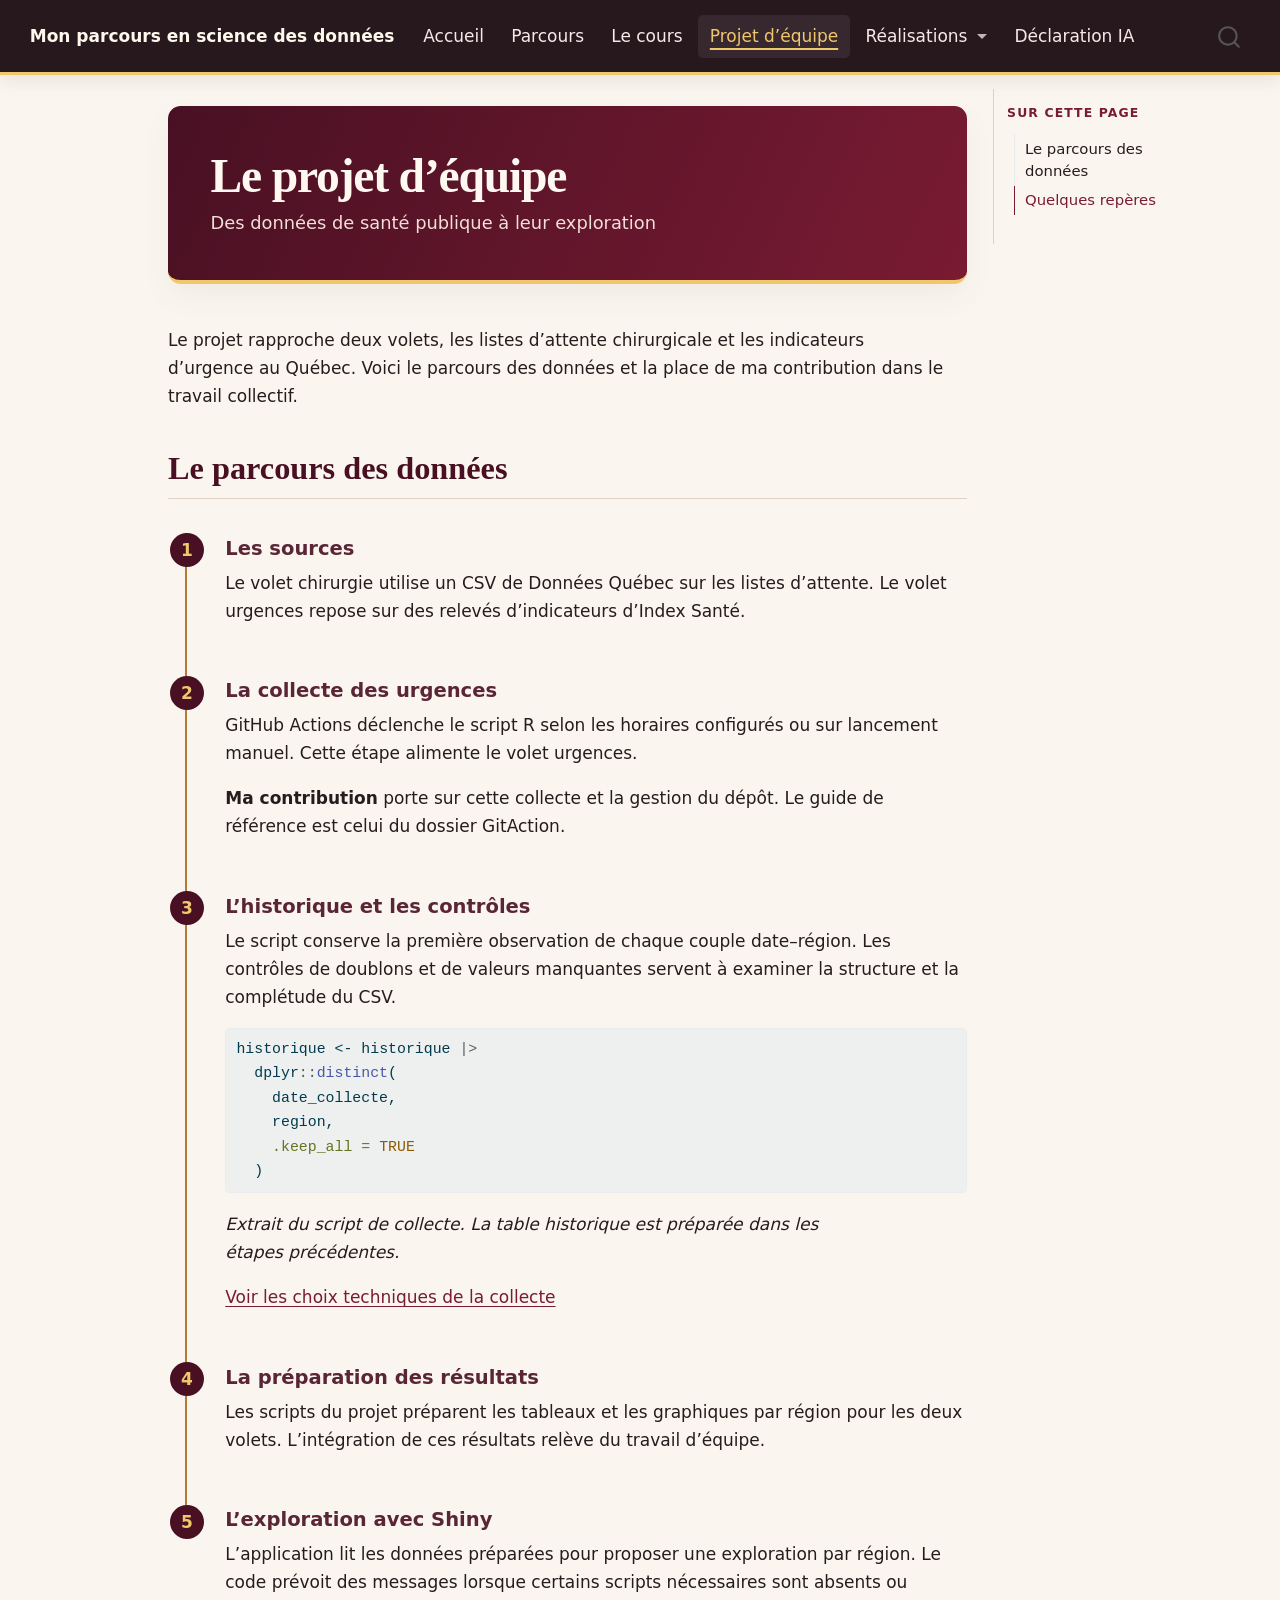
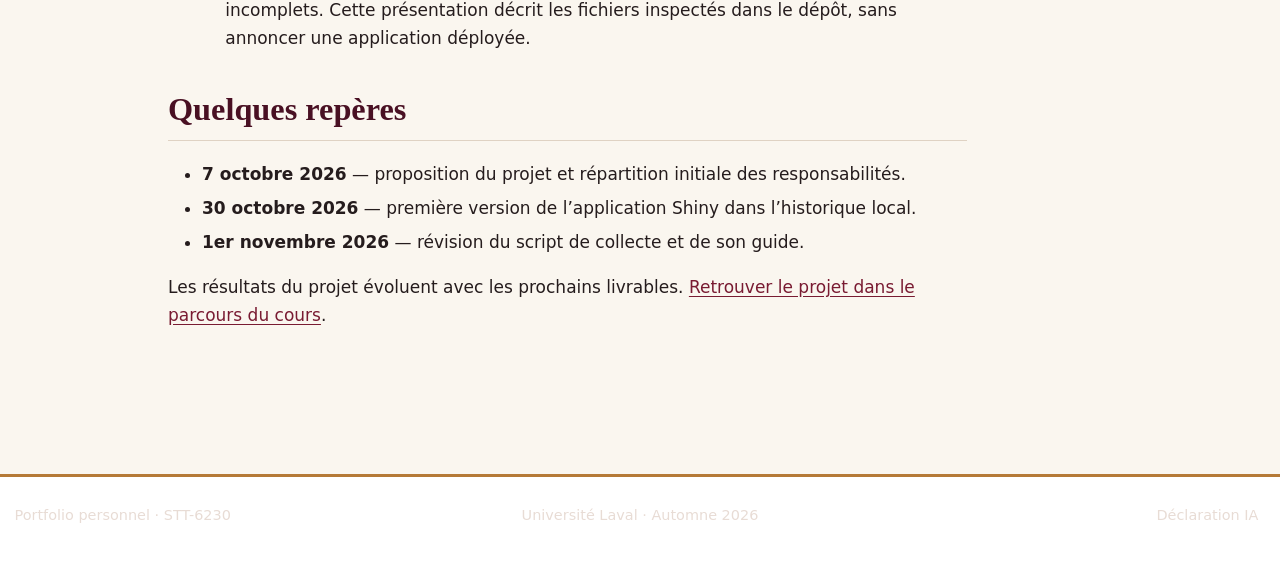
<file: docs/pages/projet.html>
<!DOCTYPE html>
<html xmlns="http://www.w3.org/1999/xhtml" lang="fr" xml:lang="fr"><head>

<meta charset="utf-8">
<meta name="generator" content="quarto-1.5.57">

<meta name="viewport" content="width=device-width, initial-scale=1.0, user-scalable=yes">


<title>Le projet d’équipe – Mon parcours en science des données</title>
<style>
code{white-space: pre-wrap;}
span.smallcaps{font-variant: small-caps;}
div.columns{display: flex; gap: min(4vw, 1.5em);}
div.column{flex: auto; overflow-x: auto;}
div.hanging-indent{margin-left: 1.5em; text-indent: -1.5em;}
ul.task-list{list-style: none;}
ul.task-list li input[type="checkbox"] {
  width: 0.8em;
  margin: 0 0.8em 0.2em -1em; /* quarto-specific, see https://github.com/quarto-dev/quarto-cli/issues/4556 */ 
  vertical-align: middle;
}
/* CSS for syntax highlighting */
pre > code.sourceCode { white-space: pre; position: relative; }
pre > code.sourceCode > span { line-height: 1.25; }
pre > code.sourceCode > span:empty { height: 1.2em; }
.sourceCode { overflow: visible; }
code.sourceCode > span { color: inherit; text-decoration: inherit; }
div.sourceCode { margin: 1em 0; }
pre.sourceCode { margin: 0; }
@media screen {
div.sourceCode { overflow: auto; }
}
@media print {
pre > code.sourceCode { white-space: pre-wrap; }
pre > code.sourceCode > span { display: inline-block; text-indent: -5em; padding-left: 5em; }
}
pre.numberSource code
  { counter-reset: source-line 0; }
pre.numberSource code > span
  { position: relative; left: -4em; counter-increment: source-line; }
pre.numberSource code > span > a:first-child::before
  { content: counter(source-line);
    position: relative; left: -1em; text-align: right; vertical-align: baseline;
    border: none; display: inline-block;
    -webkit-touch-callout: none; -webkit-user-select: none;
    -khtml-user-select: none; -moz-user-select: none;
    -ms-user-select: none; user-select: none;
    padding: 0 4px; width: 4em;
  }
pre.numberSource { margin-left: 3em;  padding-left: 4px; }
div.sourceCode
  {   }
@media screen {
pre > code.sourceCode > span > a:first-child::before { text-decoration: underline; }
}
</style>


<script src="../site_libs/quarto-nav/quarto-nav.js"></script>
<script src="../site_libs/quarto-nav/headroom.min.js"></script>
<script src="../site_libs/clipboard/clipboard.min.js"></script>
<script src="../site_libs/quarto-search/autocomplete.umd.js"></script>
<script src="../site_libs/quarto-search/fuse.min.js"></script>
<script src="../site_libs/quarto-search/quarto-search.js"></script>
<meta name="quarto:offset" content="../">
<link href="../assets/favicon.svg" rel="icon" type="image/svg+xml">
<script src="../site_libs/quarto-html/quarto.js"></script>
<script src="../site_libs/quarto-html/popper.min.js"></script>
<script src="../site_libs/quarto-html/tippy.umd.min.js"></script>
<script src="../site_libs/quarto-html/anchor.min.js"></script>
<link href="../site_libs/quarto-html/tippy.css" rel="stylesheet">
<link href="../site_libs/quarto-html/quarto-syntax-highlighting.css" rel="stylesheet" id="quarto-text-highlighting-styles">
<script src="../site_libs/bootstrap/bootstrap.min.js"></script>
<link href="../site_libs/bootstrap/bootstrap-icons.css" rel="stylesheet">
<link href="../site_libs/bootstrap/bootstrap.min.css" rel="stylesheet" id="quarto-bootstrap" data-mode="light">
<script id="quarto-search-options" type="application/json">{
  "location": "navbar",
  "copy-button": false,
  "collapse-after": 3,
  "panel-placement": "end",
  "type": "overlay",
  "limit": 50,
  "keyboard-shortcut": [
    "f",
    "/",
    "s"
  ],
  "show-item-context": false,
  "language": {
    "search-no-results-text": "Pas de résultats",
    "search-matching-documents-text": "documents trouvés",
    "search-copy-link-title": "Copier le lien vers la recherche",
    "search-hide-matches-text": "Cacher les correspondances additionnelles",
    "search-more-match-text": "correspondance de plus dans ce document",
    "search-more-matches-text": "correspondances de plus dans ce document",
    "search-clear-button-title": "Effacer",
    "search-text-placeholder": "",
    "search-detached-cancel-button-title": "Annuler",
    "search-submit-button-title": "Envoyer",
    "search-label": "Recherche"
  }
}</script>


<link rel="stylesheet" href="../assets/styles.css">
</head>

<body class="nav-fixed">

<div id="quarto-search-results"></div>
  <header id="quarto-header" class="headroom fixed-top">
    <nav class="navbar navbar-expand-lg " data-bs-theme="dark">
      <div class="navbar-container container-fluid">
      <div class="navbar-brand-container mx-auto">
    <a class="navbar-brand" href="../index.html">
    <span class="navbar-title">Mon parcours en science des données</span>
    </a>
  </div>
            <div id="quarto-search" class="" title="Recherche"></div>
          <button class="navbar-toggler" type="button" data-bs-toggle="collapse" data-bs-target="#navbarCollapse" aria-controls="navbarCollapse" role="menu" aria-expanded="false" aria-label="Basculer la navigation" onclick="if (window.quartoToggleHeadroom) { window.quartoToggleHeadroom(); }">
  <span class="navbar-toggler-icon"></span>
</button>
          <div class="collapse navbar-collapse" id="navbarCollapse">
            <ul class="navbar-nav navbar-nav-scroll me-auto">
  <li class="nav-item">
    <a class="nav-link" href="../index.html"> 
<span class="menu-text">Accueil</span></a>
  </li>  
  <li class="nav-item">
    <a class="nav-link" href="../pages/parcours.html"> 
<span class="menu-text">Parcours</span></a>
  </li>  
  <li class="nav-item">
    <a class="nav-link" href="../pages/cours.html"> 
<span class="menu-text">Le cours</span></a>
  </li>  
  <li class="nav-item">
    <a class="nav-link active" href="../pages/projet.html" aria-current="page"> 
<span class="menu-text">Projet d’équipe</span></a>
  </li>  
  <li class="nav-item dropdown ">
    <a class="nav-link dropdown-toggle" href="#" id="nav-menu-réalisations" role="link" data-bs-toggle="dropdown" aria-expanded="false">
 <span class="menu-text">Réalisations</span>
    </a>
    <ul class="dropdown-menu" aria-labelledby="nav-menu-réalisations">    
        <li>
    <a class="dropdown-item" href="../pages/realisations/index.html">
 <span class="dropdown-text">Vue d’ensemble</span></a>
  </li>  
        <li>
    <a class="dropdown-item" href="../pages/realisations/defi-2.html">
 <span class="dropdown-text">Défi 2</span></a>
  </li>  
        <li>
    <a class="dropdown-item" href="../pages/realisations/github-actions.html">
 <span class="dropdown-text">GitHub Actions</span></a>
  </li>  
    </ul>
  </li>
  <li class="nav-item">
    <a class="nav-link" href="../pages/declaration-ia.html"> 
<span class="menu-text">Déclaration IA</span></a>
  </li>  
</ul>
          </div> <!-- /navcollapse -->
            <div class="quarto-navbar-tools">
</div>
      </div> <!-- /container-fluid -->
    </nav>
</header>
<!-- content -->
<div id="quarto-content" class="quarto-container page-columns page-rows-contents page-layout-article page-navbar">
<!-- sidebar -->
<!-- margin-sidebar -->
    <div id="quarto-margin-sidebar" class="sidebar margin-sidebar">
        <nav id="TOC" role="doc-toc" class="toc-active">
    <h2 id="toc-title">Sur cette page</h2>
   
  <ul>
  <li><a href="#le-parcours-des-données" id="toc-le-parcours-des-données" class="nav-link active" data-scroll-target="#le-parcours-des-données">Le parcours des données</a></li>
  <li><a href="#quelques-repères" id="toc-quelques-repères" class="nav-link" data-scroll-target="#quelques-repères">Quelques repères</a></li>
  </ul>
</nav>
    </div>
<!-- main -->
<main class="content" id="quarto-document-content">

<header id="title-block-header" class="quarto-title-block default">
<div class="quarto-title">
<h1 class="title">Le projet d’équipe</h1>
<p class="subtitle lead">Des données de santé publique à leur exploration</p>
</div>



<div class="quarto-title-meta">

    
  
    
  </div>
  


</header>


<p>Le projet rapproche deux volets, les listes d’attente chirurgicale et les indicateurs d’urgence au Québec. Voici le parcours des données et la place de ma contribution dans le travail collectif.</p>
<section id="le-parcours-des-données" class="level2">
<h2 class="anchored" data-anchor-id="le-parcours-des-données">Le parcours des données</h2>
<div class="projet-parcours" role="list">
<section id="les-sources" class="level3 projet-etape" role="listitem">
<h3 class="anchored" data-anchor-id="les-sources">Les sources</h3>
<p>Le volet chirurgie utilise un CSV de Données Québec sur les listes d’attente. Le volet urgences repose sur des relevés d’indicateurs d’Index Santé.</p>
</section>
<section id="la-collecte-des-urgences" class="level3 projet-etape" role="listitem">
<h3 class="anchored" data-anchor-id="la-collecte-des-urgences">La collecte des urgences</h3>
<p>GitHub Actions déclenche le script R selon les horaires configurés ou sur lancement manuel. Cette étape alimente le volet urgences.</p>
<p><strong>Ma contribution</strong> porte sur cette collecte et la gestion du dépôt. Le guide de référence est celui du dossier GitAction.</p>
</section>
<section id="lhistorique-et-les-contrôles" class="level3 projet-etape" role="listitem">
<h3 class="anchored" data-anchor-id="lhistorique-et-les-contrôles">L’historique et les contrôles</h3>
<p>Le script conserve la première observation de chaque couple date–région. Les contrôles de doublons et de valeurs manquantes servent à examiner la structure et la complétude du CSV.</p>
<div class="sourceCode" id="cb1"><pre class="sourceCode r code-with-copy"><code class="sourceCode r"><span id="cb1-1"><a href="#cb1-1" aria-hidden="true" tabindex="-1"></a>historique <span class="ot">&lt;-</span> historique <span class="sc">|&gt;</span></span>
<span id="cb1-2"><a href="#cb1-2" aria-hidden="true" tabindex="-1"></a>  dplyr<span class="sc">::</span><span class="fu">distinct</span>(</span>
<span id="cb1-3"><a href="#cb1-3" aria-hidden="true" tabindex="-1"></a>    date_collecte,</span>
<span id="cb1-4"><a href="#cb1-4" aria-hidden="true" tabindex="-1"></a>    region,</span>
<span id="cb1-5"><a href="#cb1-5" aria-hidden="true" tabindex="-1"></a>    <span class="at">.keep_all =</span> <span class="cn">TRUE</span></span>
<span id="cb1-6"><a href="#cb1-6" aria-hidden="true" tabindex="-1"></a>  )</span></code><button title="Copier vers le presse-papier" class="code-copy-button"><i class="bi"></i></button></pre></div>
<p><em>Extrait du script de collecte. La table historique est préparée dans les étapes précédentes.</em></p>
<p><a href="../pages/realisations/github-actions.html">Voir les choix techniques de la collecte</a></p>
</section>
<section id="la-préparation-des-résultats" class="level3 projet-etape" role="listitem">
<h3 class="anchored" data-anchor-id="la-préparation-des-résultats">La préparation des résultats</h3>
<p>Les scripts du projet préparent les tableaux et les graphiques par région pour les deux volets. L’intégration de ces résultats relève du travail d’équipe.</p>
</section>
<section id="lexploration-avec-shiny" class="level3 projet-etape" role="listitem">
<h3 class="anchored" data-anchor-id="lexploration-avec-shiny">L’exploration avec Shiny</h3>
<p>L’application lit les données préparées pour proposer une exploration par région. Le code prévoit des messages lorsque certains scripts nécessaires sont absents ou incomplets. Cette présentation décrit les fichiers inspectés dans le dépôt, sans annoncer une application déployée.</p>
</section>
</div>
</section>
<section id="quelques-repères" class="level2">
<h2 class="anchored" data-anchor-id="quelques-repères">Quelques repères</h2>
<ul>
<li><strong>7 octobre 2026</strong> — proposition du projet et répartition initiale des responsabilités.</li>
<li><strong>30 octobre 2026</strong> — première version de l’application Shiny dans l’historique local.</li>
<li><strong>1er novembre 2026</strong> — révision du script de collecte et de son guide.</li>
</ul>
<p>Les résultats du projet évoluent avec les prochains livrables. <a href="../pages/cours.html#le-projet-déquipe">Retrouver le projet dans le parcours du cours</a>.</p>


</section>

</main> <!-- /main -->
<script id="quarto-html-after-body" type="application/javascript">
window.document.addEventListener("DOMContentLoaded", function (event) {
  const toggleBodyColorMode = (bsSheetEl) => {
    const mode = bsSheetEl.getAttribute("data-mode");
    const bodyEl = window.document.querySelector("body");
    if (mode === "dark") {
      bodyEl.classList.add("quarto-dark");
      bodyEl.classList.remove("quarto-light");
    } else {
      bodyEl.classList.add("quarto-light");
      bodyEl.classList.remove("quarto-dark");
    }
  }
  const toggleBodyColorPrimary = () => {
    const bsSheetEl = window.document.querySelector("link#quarto-bootstrap");
    if (bsSheetEl) {
      toggleBodyColorMode(bsSheetEl);
    }
  }
  toggleBodyColorPrimary();  
  const icon = "";
  const anchorJS = new window.AnchorJS();
  anchorJS.options = {
    placement: 'right',
    icon: icon
  };
  anchorJS.add('.anchored');
  const isCodeAnnotation = (el) => {
    for (const clz of el.classList) {
      if (clz.startsWith('code-annotation-')) {                     
        return true;
      }
    }
    return false;
  }
  const onCopySuccess = function(e) {
    // button target
    const button = e.trigger;
    // don't keep focus
    button.blur();
    // flash "checked"
    button.classList.add('code-copy-button-checked');
    var currentTitle = button.getAttribute("title");
    button.setAttribute("title", "Copié");
    let tooltip;
    if (window.bootstrap) {
      button.setAttribute("data-bs-toggle", "tooltip");
      button.setAttribute("data-bs-placement", "left");
      button.setAttribute("data-bs-title", "Copié");
      tooltip = new bootstrap.Tooltip(button, 
        { trigger: "manual", 
          customClass: "code-copy-button-tooltip",
          offset: [0, -8]});
      tooltip.show();    
    }
    setTimeout(function() {
      if (tooltip) {
        tooltip.hide();
        button.removeAttribute("data-bs-title");
        button.removeAttribute("data-bs-toggle");
        button.removeAttribute("data-bs-placement");
      }
      button.setAttribute("title", currentTitle);
      button.classList.remove('code-copy-button-checked');
    }, 1000);
    // clear code selection
    e.clearSelection();
  }
  const getTextToCopy = function(trigger) {
      const codeEl = trigger.previousElementSibling.cloneNode(true);
      for (const childEl of codeEl.children) {
        if (isCodeAnnotation(childEl)) {
          childEl.remove();
        }
      }
      return codeEl.innerText;
  }
  const clipboard = new window.ClipboardJS('.code-copy-button:not([data-in-quarto-modal])', {
    text: getTextToCopy
  });
  clipboard.on('success', onCopySuccess);
  if (window.document.getElementById('quarto-embedded-source-code-modal')) {
    // For code content inside modals, clipBoardJS needs to be initialized with a container option
    // TODO: Check when it could be a function (https://github.com/zenorocha/clipboard.js/issues/860)
    const clipboardModal = new window.ClipboardJS('.code-copy-button[data-in-quarto-modal]', {
      text: getTextToCopy,
      container: window.document.getElementById('quarto-embedded-source-code-modal')
    });
    clipboardModal.on('success', onCopySuccess);
  }
    var localhostRegex = new RegExp(/^(?:http|https):\/\/localhost\:?[0-9]*\//);
    var mailtoRegex = new RegExp(/^mailto:/);
      var filterRegex = new RegExp('/' + window.location.host + '/');
    var isInternal = (href) => {
        return filterRegex.test(href) || localhostRegex.test(href) || mailtoRegex.test(href);
    }
    // Inspect non-navigation links and adorn them if external
 	var links = window.document.querySelectorAll('a[href]:not(.nav-link):not(.navbar-brand):not(.toc-action):not(.sidebar-link):not(.sidebar-item-toggle):not(.pagination-link):not(.no-external):not([aria-hidden]):not(.dropdown-item):not(.quarto-navigation-tool):not(.about-link)');
    for (var i=0; i<links.length; i++) {
      const link = links[i];
      if (!isInternal(link.href)) {
        // undo the damage that might have been done by quarto-nav.js in the case of
        // links that we want to consider external
        if (link.dataset.originalHref !== undefined) {
          link.href = link.dataset.originalHref;
        }
      }
    }
  function tippyHover(el, contentFn, onTriggerFn, onUntriggerFn) {
    const config = {
      allowHTML: true,
      maxWidth: 500,
      delay: 100,
      arrow: false,
      appendTo: function(el) {
          return el.parentElement;
      },
      interactive: true,
      interactiveBorder: 10,
      theme: 'quarto',
      placement: 'bottom-start',
    };
    if (contentFn) {
      config.content = contentFn;
    }
    if (onTriggerFn) {
      config.onTrigger = onTriggerFn;
    }
    if (onUntriggerFn) {
      config.onUntrigger = onUntriggerFn;
    }
    window.tippy(el, config); 
  }
  const noterefs = window.document.querySelectorAll('a[role="doc-noteref"]');
  for (var i=0; i<noterefs.length; i++) {
    const ref = noterefs[i];
    tippyHover(ref, function() {
      // use id or data attribute instead here
      let href = ref.getAttribute('data-footnote-href') || ref.getAttribute('href');
      try { href = new URL(href).hash; } catch {}
      const id = href.replace(/^#\/?/, "");
      const note = window.document.getElementById(id);
      if (note) {
        return note.innerHTML;
      } else {
        return "";
      }
    });
  }
  const xrefs = window.document.querySelectorAll('a.quarto-xref');
  const processXRef = (id, note) => {
    // Strip column container classes
    const stripColumnClz = (el) => {
      el.classList.remove("page-full", "page-columns");
      if (el.children) {
        for (const child of el.children) {
          stripColumnClz(child);
        }
      }
    }
    stripColumnClz(note)
    if (id === null || id.startsWith('sec-')) {
      // Special case sections, only their first couple elements
      const container = document.createElement("div");
      if (note.children && note.children.length > 2) {
        container.appendChild(note.children[0].cloneNode(true));
        for (let i = 1; i < note.children.length; i++) {
          const child = note.children[i];
          if (child.tagName === "P" && child.innerText === "") {
            continue;
          } else {
            container.appendChild(child.cloneNode(true));
            break;
          }
        }
        if (window.Quarto?.typesetMath) {
          window.Quarto.typesetMath(container);
        }
        return container.innerHTML
      } else {
        if (window.Quarto?.typesetMath) {
          window.Quarto.typesetMath(note);
        }
        return note.innerHTML;
      }
    } else {
      // Remove any anchor links if they are present
      const anchorLink = note.querySelector('a.anchorjs-link');
      if (anchorLink) {
        anchorLink.remove();
      }
      if (window.Quarto?.typesetMath) {
        window.Quarto.typesetMath(note);
      }
      // TODO in 1.5, we should make sure this works without a callout special case
      if (note.classList.contains("callout")) {
        return note.outerHTML;
      } else {
        return note.innerHTML;
      }
    }
  }
  for (var i=0; i<xrefs.length; i++) {
    const xref = xrefs[i];
    tippyHover(xref, undefined, function(instance) {
      instance.disable();
      let url = xref.getAttribute('href');
      let hash = undefined; 
      if (url.startsWith('#')) {
        hash = url;
      } else {
        try { hash = new URL(url).hash; } catch {}
      }
      if (hash) {
        const id = hash.replace(/^#\/?/, "");
        const note = window.document.getElementById(id);
        if (note !== null) {
          try {
            const html = processXRef(id, note.cloneNode(true));
            instance.setContent(html);
          } finally {
            instance.enable();
            instance.show();
          }
        } else {
          // See if we can fetch this
          fetch(url.split('#')[0])
          .then(res => res.text())
          .then(html => {
            const parser = new DOMParser();
            const htmlDoc = parser.parseFromString(html, "text/html");
            const note = htmlDoc.getElementById(id);
            if (note !== null) {
              const html = processXRef(id, note);
              instance.setContent(html);
            } 
          }).finally(() => {
            instance.enable();
            instance.show();
          });
        }
      } else {
        // See if we can fetch a full url (with no hash to target)
        // This is a special case and we should probably do some content thinning / targeting
        fetch(url)
        .then(res => res.text())
        .then(html => {
          const parser = new DOMParser();
          const htmlDoc = parser.parseFromString(html, "text/html");
          const note = htmlDoc.querySelector('main.content');
          if (note !== null) {
            // This should only happen for chapter cross references
            // (since there is no id in the URL)
            // remove the first header
            if (note.children.length > 0 && note.children[0].tagName === "HEADER") {
              note.children[0].remove();
            }
            const html = processXRef(null, note);
            instance.setContent(html);
          } 
        }).finally(() => {
          instance.enable();
          instance.show();
        });
      }
    }, function(instance) {
    });
  }
      let selectedAnnoteEl;
      const selectorForAnnotation = ( cell, annotation) => {
        let cellAttr = 'data-code-cell="' + cell + '"';
        let lineAttr = 'data-code-annotation="' +  annotation + '"';
        const selector = 'span[' + cellAttr + '][' + lineAttr + ']';
        return selector;
      }
      const selectCodeLines = (annoteEl) => {
        const doc = window.document;
        const targetCell = annoteEl.getAttribute("data-target-cell");
        const targetAnnotation = annoteEl.getAttribute("data-target-annotation");
        const annoteSpan = window.document.querySelector(selectorForAnnotation(targetCell, targetAnnotation));
        const lines = annoteSpan.getAttribute("data-code-lines").split(",");
        const lineIds = lines.map((line) => {
          return targetCell + "-" + line;
        })
        let top = null;
        let height = null;
        let parent = null;
        if (lineIds.length > 0) {
            //compute the position of the single el (top and bottom and make a div)
            const el = window.document.getElementById(lineIds[0]);
            top = el.offsetTop;
            height = el.offsetHeight;
            parent = el.parentElement.parentElement;
          if (lineIds.length > 1) {
            const lastEl = window.document.getElementById(lineIds[lineIds.length - 1]);
            const bottom = lastEl.offsetTop + lastEl.offsetHeight;
            height = bottom - top;
          }
          if (top !== null && height !== null && parent !== null) {
            // cook up a div (if necessary) and position it 
            let div = window.document.getElementById("code-annotation-line-highlight");
            if (div === null) {
              div = window.document.createElement("div");
              div.setAttribute("id", "code-annotation-line-highlight");
              div.style.position = 'absolute';
              parent.appendChild(div);
            }
            div.style.top = top - 2 + "px";
            div.style.height = height + 4 + "px";
            div.style.left = 0;
            let gutterDiv = window.document.getElementById("code-annotation-line-highlight-gutter");
            if (gutterDiv === null) {
              gutterDiv = window.document.createElement("div");
              gutterDiv.setAttribute("id", "code-annotation-line-highlight-gutter");
              gutterDiv.style.position = 'absolute';
              const codeCell = window.document.getElementById(targetCell);
              const gutter = codeCell.querySelector('.code-annotation-gutter');
              gutter.appendChild(gutterDiv);
            }
            gutterDiv.style.top = top - 2 + "px";
            gutterDiv.style.height = height + 4 + "px";
          }
          selectedAnnoteEl = annoteEl;
        }
      };
      const unselectCodeLines = () => {
        const elementsIds = ["code-annotation-line-highlight", "code-annotation-line-highlight-gutter"];
        elementsIds.forEach((elId) => {
          const div = window.document.getElementById(elId);
          if (div) {
            div.remove();
          }
        });
        selectedAnnoteEl = undefined;
      };
        // Handle positioning of the toggle
    window.addEventListener(
      "resize",
      throttle(() => {
        elRect = undefined;
        if (selectedAnnoteEl) {
          selectCodeLines(selectedAnnoteEl);
        }
      }, 10)
    );
    function throttle(fn, ms) {
    let throttle = false;
    let timer;
      return (...args) => {
        if(!throttle) { // first call gets through
            fn.apply(this, args);
            throttle = true;
        } else { // all the others get throttled
            if(timer) clearTimeout(timer); // cancel #2
            timer = setTimeout(() => {
              fn.apply(this, args);
              timer = throttle = false;
            }, ms);
        }
      };
    }
      // Attach click handler to the DT
      const annoteDls = window.document.querySelectorAll('dt[data-target-cell]');
      for (const annoteDlNode of annoteDls) {
        annoteDlNode.addEventListener('click', (event) => {
          const clickedEl = event.target;
          if (clickedEl !== selectedAnnoteEl) {
            unselectCodeLines();
            const activeEl = window.document.querySelector('dt[data-target-cell].code-annotation-active');
            if (activeEl) {
              activeEl.classList.remove('code-annotation-active');
            }
            selectCodeLines(clickedEl);
            clickedEl.classList.add('code-annotation-active');
          } else {
            // Unselect the line
            unselectCodeLines();
            clickedEl.classList.remove('code-annotation-active');
          }
        });
      }
  const findCites = (el) => {
    const parentEl = el.parentElement;
    if (parentEl) {
      const cites = parentEl.dataset.cites;
      if (cites) {
        return {
          el,
          cites: cites.split(' ')
        };
      } else {
        return findCites(el.parentElement)
      }
    } else {
      return undefined;
    }
  };
  var bibliorefs = window.document.querySelectorAll('a[role="doc-biblioref"]');
  for (var i=0; i<bibliorefs.length; i++) {
    const ref = bibliorefs[i];
    const citeInfo = findCites(ref);
    if (citeInfo) {
      tippyHover(citeInfo.el, function() {
        var popup = window.document.createElement('div');
        citeInfo.cites.forEach(function(cite) {
          var citeDiv = window.document.createElement('div');
          citeDiv.classList.add('hanging-indent');
          citeDiv.classList.add('csl-entry');
          var biblioDiv = window.document.getElementById('ref-' + cite);
          if (biblioDiv) {
            citeDiv.innerHTML = biblioDiv.innerHTML;
          }
          popup.appendChild(citeDiv);
        });
        return popup.innerHTML;
      });
    }
  }
});
</script>
</div> <!-- /content -->
<footer class="footer">
  <div class="nav-footer">
    <div class="nav-footer-left">
<p>Portfolio personnel · STT-6230</p>
</div>   
    <div class="nav-footer-center">
<p>Université Laval · Automne 2026</p>
</div>
    <div class="nav-footer-right">
      <ul class="footer-items list-unstyled">
    <li class="nav-item">
    <a class="nav-link" href="../pages/declaration-ia.html">
<p>Déclaration IA</p>
</a>
  </li>  
</ul>
    </div>
  </div>
</footer>




</body></html>
</file>
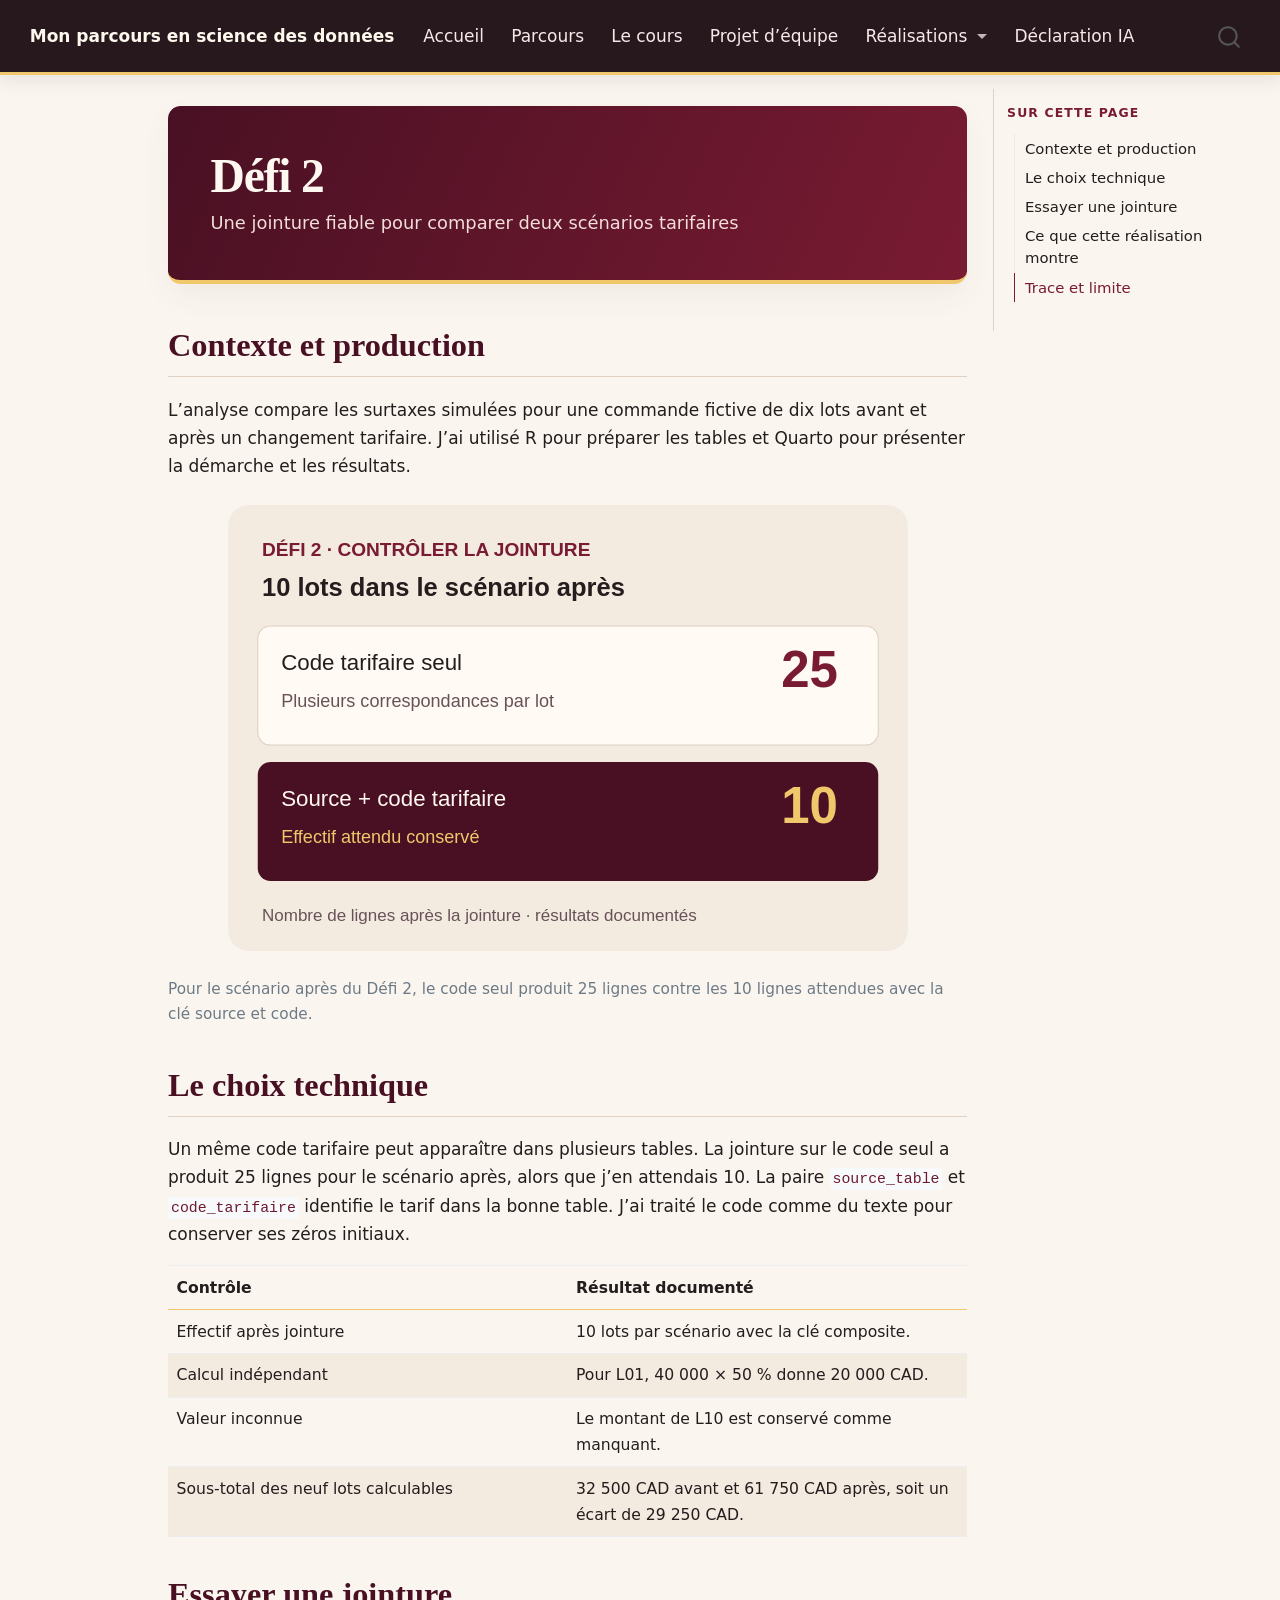
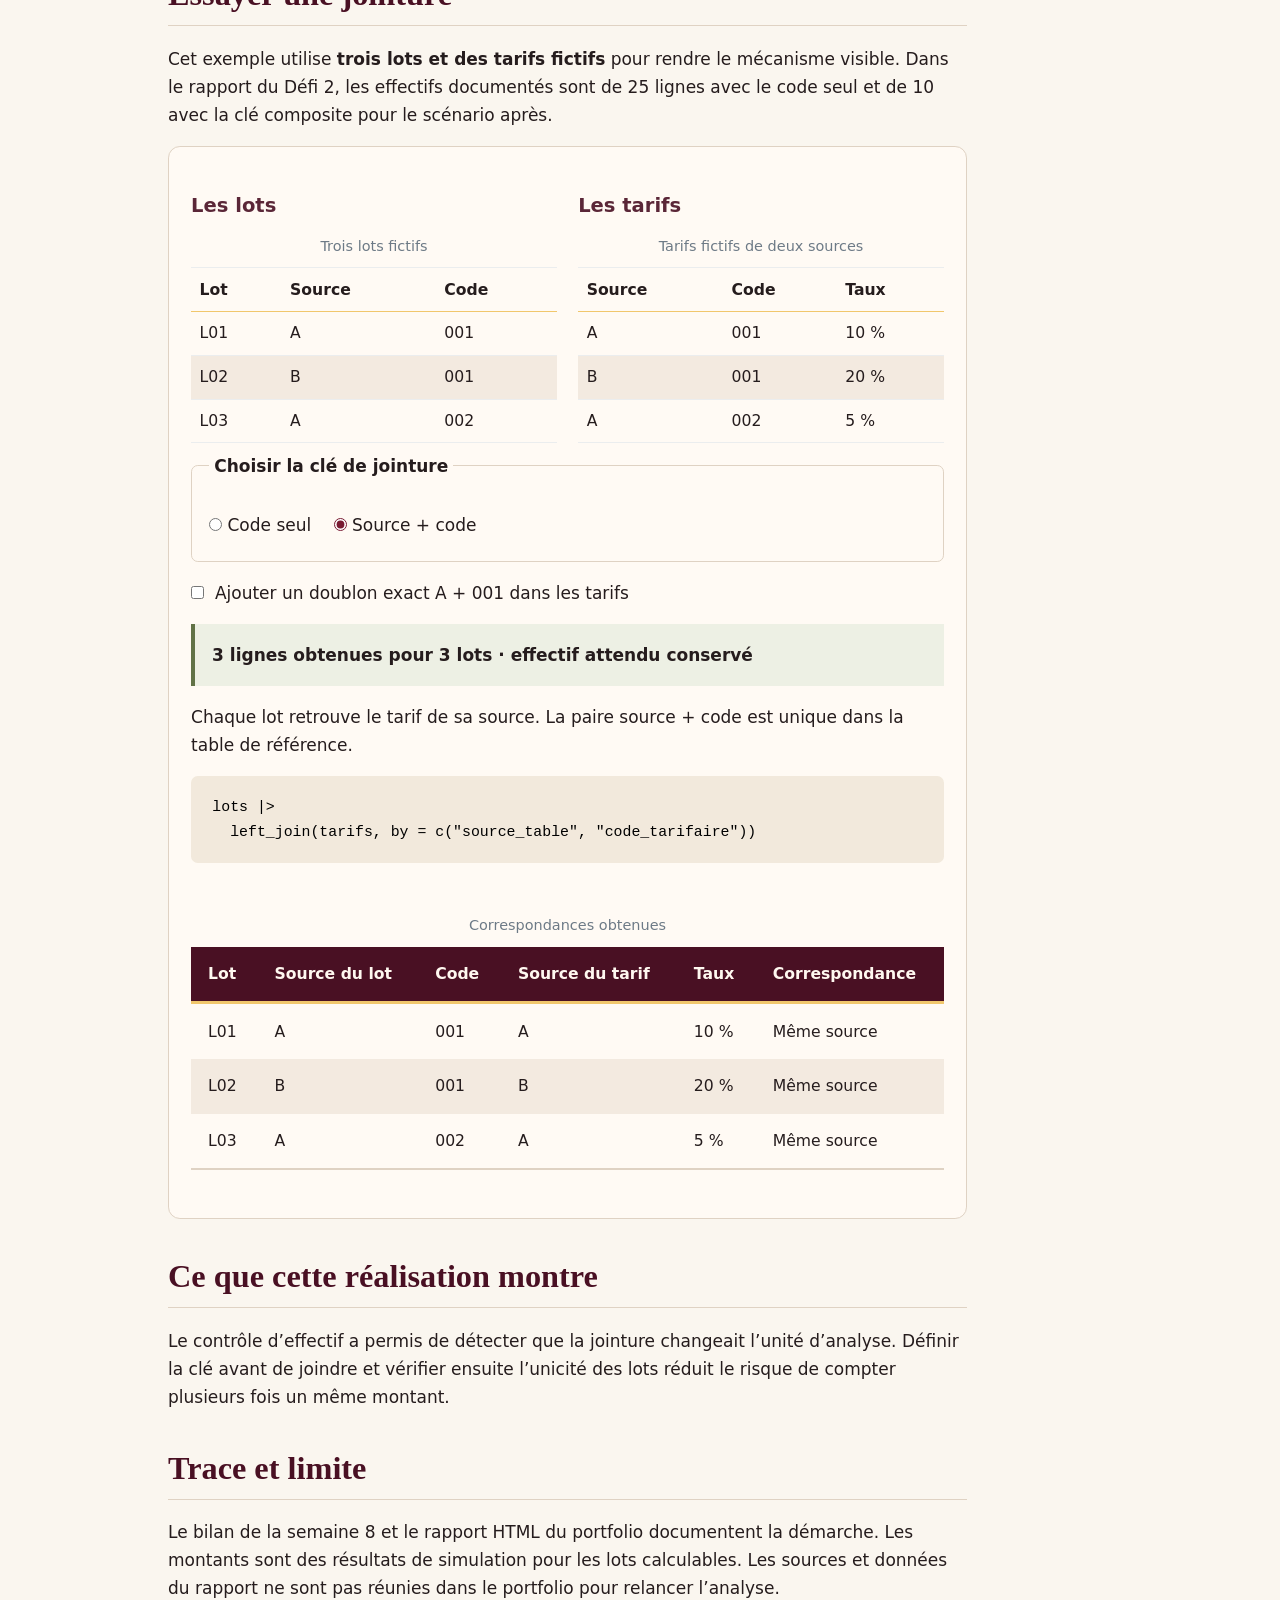
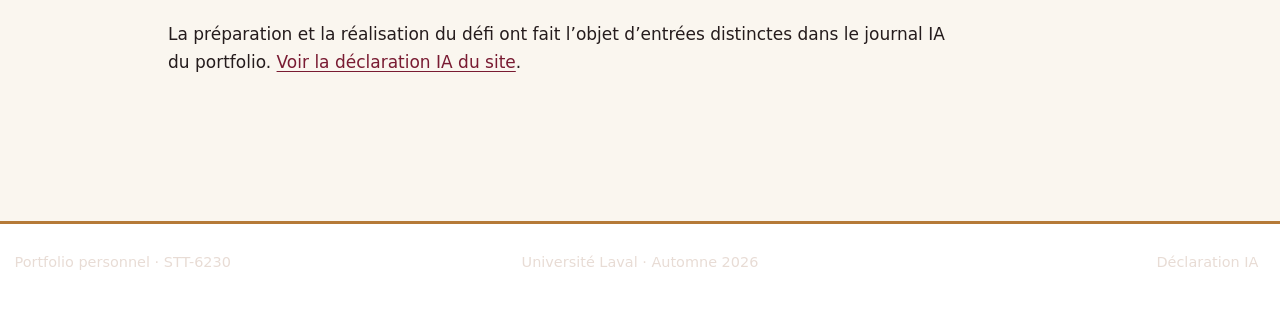
<file: docs/pages/realisations/defi-2.html>
<!DOCTYPE html>
<html xmlns="http://www.w3.org/1999/xhtml" lang="fr" xml:lang="fr"><head>

<meta charset="utf-8">
<meta name="generator" content="quarto-1.5.57">

<meta name="viewport" content="width=device-width, initial-scale=1.0, user-scalable=yes">


<title>Défi 2 – Mon parcours en science des données</title>
<style>
code{white-space: pre-wrap;}
span.smallcaps{font-variant: small-caps;}
div.columns{display: flex; gap: min(4vw, 1.5em);}
div.column{flex: auto; overflow-x: auto;}
div.hanging-indent{margin-left: 1.5em; text-indent: -1.5em;}
ul.task-list{list-style: none;}
ul.task-list li input[type="checkbox"] {
  width: 0.8em;
  margin: 0 0.8em 0.2em -1em; /* quarto-specific, see https://github.com/quarto-dev/quarto-cli/issues/4556 */ 
  vertical-align: middle;
}
</style>


<script src="../../site_libs/quarto-nav/quarto-nav.js"></script>
<script src="../../site_libs/quarto-nav/headroom.min.js"></script>
<script src="../../site_libs/clipboard/clipboard.min.js"></script>
<script src="../../site_libs/quarto-search/autocomplete.umd.js"></script>
<script src="../../site_libs/quarto-search/fuse.min.js"></script>
<script src="../../site_libs/quarto-search/quarto-search.js"></script>
<meta name="quarto:offset" content="../../">
<link href="../../assets/favicon.svg" rel="icon" type="image/svg+xml">
<script src="../../site_libs/quarto-html/quarto.js"></script>
<script src="../../site_libs/quarto-html/popper.min.js"></script>
<script src="../../site_libs/quarto-html/tippy.umd.min.js"></script>
<script src="../../site_libs/quarto-html/anchor.min.js"></script>
<link href="../../site_libs/quarto-html/tippy.css" rel="stylesheet">
<link href="../../site_libs/quarto-html/quarto-syntax-highlighting.css" rel="stylesheet" id="quarto-text-highlighting-styles">
<script src="../../site_libs/bootstrap/bootstrap.min.js"></script>
<link href="../../site_libs/bootstrap/bootstrap-icons.css" rel="stylesheet">
<link href="../../site_libs/bootstrap/bootstrap.min.css" rel="stylesheet" id="quarto-bootstrap" data-mode="light">
<script id="quarto-search-options" type="application/json">{
  "location": "navbar",
  "copy-button": false,
  "collapse-after": 3,
  "panel-placement": "end",
  "type": "overlay",
  "limit": 50,
  "keyboard-shortcut": [
    "f",
    "/",
    "s"
  ],
  "show-item-context": false,
  "language": {
    "search-no-results-text": "Pas de résultats",
    "search-matching-documents-text": "documents trouvés",
    "search-copy-link-title": "Copier le lien vers la recherche",
    "search-hide-matches-text": "Cacher les correspondances additionnelles",
    "search-more-match-text": "correspondance de plus dans ce document",
    "search-more-matches-text": "correspondances de plus dans ce document",
    "search-clear-button-title": "Effacer",
    "search-text-placeholder": "",
    "search-detached-cancel-button-title": "Annuler",
    "search-submit-button-title": "Envoyer",
    "search-label": "Recherche"
  }
}</script>


<link rel="stylesheet" href="../../assets/styles.css">
</head>

<body class="nav-fixed">

<div id="quarto-search-results"></div>
  <header id="quarto-header" class="headroom fixed-top">
    <nav class="navbar navbar-expand-lg " data-bs-theme="dark">
      <div class="navbar-container container-fluid">
      <div class="navbar-brand-container mx-auto">
    <a class="navbar-brand" href="../../index.html">
    <span class="navbar-title">Mon parcours en science des données</span>
    </a>
  </div>
            <div id="quarto-search" class="" title="Recherche"></div>
          <button class="navbar-toggler" type="button" data-bs-toggle="collapse" data-bs-target="#navbarCollapse" aria-controls="navbarCollapse" role="menu" aria-expanded="false" aria-label="Basculer la navigation" onclick="if (window.quartoToggleHeadroom) { window.quartoToggleHeadroom(); }">
  <span class="navbar-toggler-icon"></span>
</button>
          <div class="collapse navbar-collapse" id="navbarCollapse">
            <ul class="navbar-nav navbar-nav-scroll me-auto">
  <li class="nav-item">
    <a class="nav-link" href="../../index.html"> 
<span class="menu-text">Accueil</span></a>
  </li>  
  <li class="nav-item">
    <a class="nav-link" href="../../pages/parcours.html"> 
<span class="menu-text">Parcours</span></a>
  </li>  
  <li class="nav-item">
    <a class="nav-link" href="../../pages/cours.html"> 
<span class="menu-text">Le cours</span></a>
  </li>  
  <li class="nav-item">
    <a class="nav-link" href="../../pages/projet.html"> 
<span class="menu-text">Projet d’équipe</span></a>
  </li>  
  <li class="nav-item dropdown ">
    <a class="nav-link dropdown-toggle" href="#" id="nav-menu-réalisations" role="link" data-bs-toggle="dropdown" aria-expanded="false">
 <span class="menu-text">Réalisations</span>
    </a>
    <ul class="dropdown-menu" aria-labelledby="nav-menu-réalisations">    
        <li>
    <a class="dropdown-item" href="../../pages/realisations/index.html">
 <span class="dropdown-text">Vue d’ensemble</span></a>
  </li>  
        <li>
    <a class="dropdown-item" href="../../pages/realisations/defi-2.html">
 <span class="dropdown-text">Défi 2</span></a>
  </li>  
        <li>
    <a class="dropdown-item" href="../../pages/realisations/github-actions.html">
 <span class="dropdown-text">GitHub Actions</span></a>
  </li>  
    </ul>
  </li>
  <li class="nav-item">
    <a class="nav-link" href="../../pages/declaration-ia.html"> 
<span class="menu-text">Déclaration IA</span></a>
  </li>  
</ul>
          </div> <!-- /navcollapse -->
            <div class="quarto-navbar-tools">
</div>
      </div> <!-- /container-fluid -->
    </nav>
</header>
<!-- content -->
<div id="quarto-content" class="quarto-container page-columns page-rows-contents page-layout-article page-navbar">
<!-- sidebar -->
<!-- margin-sidebar -->
    <div id="quarto-margin-sidebar" class="sidebar margin-sidebar">
        <nav id="TOC" role="doc-toc" class="toc-active">
    <h2 id="toc-title">Sur cette page</h2>
   
  <ul>
  <li><a href="#contexte-et-production" id="toc-contexte-et-production" class="nav-link active" data-scroll-target="#contexte-et-production">Contexte et production</a></li>
  <li><a href="#le-choix-technique" id="toc-le-choix-technique" class="nav-link" data-scroll-target="#le-choix-technique">Le choix technique</a></li>
  <li><a href="#essayer-une-jointure" id="toc-essayer-une-jointure" class="nav-link" data-scroll-target="#essayer-une-jointure">Essayer une jointure</a></li>
  <li><a href="#ce-que-cette-réalisation-montre" id="toc-ce-que-cette-réalisation-montre" class="nav-link" data-scroll-target="#ce-que-cette-réalisation-montre">Ce que cette réalisation montre</a></li>
  <li><a href="#trace-et-limite" id="toc-trace-et-limite" class="nav-link" data-scroll-target="#trace-et-limite">Trace et limite</a></li>
  </ul>
</nav>
    </div>
<!-- main -->
<main class="content" id="quarto-document-content">

<header id="title-block-header" class="quarto-title-block default">
<div class="quarto-title">
<h1 class="title">Défi 2</h1>
<p class="subtitle lead">Une jointure fiable pour comparer deux scénarios tarifaires</p>
</div>



<div class="quarto-title-meta">

    
  
    
  </div>
  


</header>


<section id="contexte-et-production" class="level2">
<h2 class="anchored" data-anchor-id="contexte-et-production">Contexte et production</h2>
<p>L’analyse compare les surtaxes simulées pour une commande fictive de dix lots avant et après un changement tarifaire. J’ai utilisé R pour préparer les tables et Quarto pour présenter la démarche et les résultats.</p>
<div class="quarto-figure quarto-figure-center">
<figure class="figure">
<p><img src="../../assets/visuels/defi-2.svg" class="realisation-visuel img-fluid figure-img"></p>
<figcaption>Pour le scénario après du Défi 2, le code seul produit 25 lignes contre les 10 lignes attendues avec la clé source et code.</figcaption>
</figure>
</div>
</section>
<section id="le-choix-technique" class="level2">
<h2 class="anchored" data-anchor-id="le-choix-technique">Le choix technique</h2>
<p>Un même code tarifaire peut apparaître dans plusieurs tables. La jointure sur le code seul a produit 25 lignes pour le scénario après, alors que j’en attendais 10. La paire <code>source_table</code> et <code>code_tarifaire</code> identifie le tarif dans la bonne table. J’ai traité le code comme du texte pour conserver ses zéros initiaux.</p>
<table class="caption-top table">
<colgroup>
<col style="width: 50%">
<col style="width: 50%">
</colgroup>
<thead>
<tr class="header">
<th>Contrôle</th>
<th>Résultat documenté</th>
</tr>
</thead>
<tbody>
<tr class="odd">
<td>Effectif après jointure</td>
<td>10 lots par scénario avec la clé composite.</td>
</tr>
<tr class="even">
<td>Calcul indépendant</td>
<td>Pour L01, 40 000 × 50 % donne 20 000 CAD.</td>
</tr>
<tr class="odd">
<td>Valeur inconnue</td>
<td>Le montant de L10 est conservé comme manquant.</td>
</tr>
<tr class="even">
<td>Sous-total des neuf lots calculables</td>
<td>32 500 CAD avant et 61 750 CAD après, soit un écart de 29 250 CAD.</td>
</tr>
</tbody>
</table>
</section>
<section id="essayer-une-jointure" class="level2">
<h2 class="anchored" data-anchor-id="essayer-une-jointure">Essayer une jointure</h2>
<p>Cet exemple utilise <strong>trois lots et des tarifs fictifs</strong> pour rendre le mécanisme visible. Dans le rapport du Défi 2, les effectifs documentés sont de 25 lignes avec le code seul et de 10 avec la clé composite pour le scénario après.</p>
<div class="jointure-demo" data-jointure-demo="">
  <div class="demo-tables">
    <div>
      <h3 class="anchored">Les lots</h3>
      
<table class="caption-top table" data-quarto-postprocess="true">
<caption>Trois lots fictifs</caption>
<thead>
<tr class="header">
<th data-quarto-table-cell-role="th">Lot</th>
<th data-quarto-table-cell-role="th">Source</th>
<th data-quarto-table-cell-role="th">Code</th>
</tr>
</thead>
<tbody>
<tr class="odd">
<td>L01</td>
<td>A</td>
<td>001</td>
</tr>
<tr class="even">
<td>L02</td>
<td>B</td>
<td>001</td>
</tr>
<tr class="odd">
<td>L03</td>
<td>A</td>
<td>002</td>
</tr>
</tbody>
</table>

    </div>
    <div>
      <h3 class="anchored">Les tarifs</h3>
      
<table class="caption-top table" data-quarto-postprocess="true">
<caption>Tarifs fictifs de deux sources</caption>
<thead>
<tr class="header">
<th data-quarto-table-cell-role="th">Source</th>
<th data-quarto-table-cell-role="th">Code</th>
<th data-quarto-table-cell-role="th">Taux</th>
</tr>
</thead>
<tbody data-demo-tarifs="">
<tr class="odd">
<td>A</td>
<td>001</td>
<td>10 %</td>
</tr>
<tr class="even">
<td>B</td>
<td>001</td>
<td>20 %</td>
</tr>
<tr class="odd">
<td>A</td>
<td>002</td>
<td>5 %</td>
</tr>
</tbody>
</table>

    </div>
  </div>
  <div data-demo-commandes="" hidden="">
    <fieldset class="demo-cle">
      <legend>Choisir la clé de jointure</legend>
      <label><input type="radio" name="cle-jointure" value="code"> Code seul</label>
      <label><input type="radio" name="cle-jointure" value="composite" checked=""> Source + code</label>
    </fieldset>
    <label class="demo-doublon"><input type="checkbox" data-demo-doublon=""> Ajouter un doublon exact A + 001 dans les tarifs</label>
  </div>
  <div data-demo-resultat="" hidden="">
    <p class="demo-statut" data-demo-statut="" role="status" aria-live="polite"></p>
    <p data-demo-explication=""></p>
    <pre><code class="language-r" data-demo-code=""></code></pre>
    <div class="demo-resultat" role="region" aria-label="Résultat de la jointure" tabindex="0">
      
<table class="caption-top" data-quarto-postprocess="true">
<caption>Correspondances obtenues</caption>
<thead>
<tr class="header">
<th data-quarto-table-cell-role="th">Lot</th>
<th data-quarto-table-cell-role="th">Source du lot</th>
<th data-quarto-table-cell-role="th">Code</th>
<th data-quarto-table-cell-role="th">Source du tarif</th>
<th data-quarto-table-cell-role="th">Taux</th>
<th data-quarto-table-cell-role="th">Correspondance</th>
</tr>
</thead>
<tbody data-demo-lignes="">
</tbody>
</table>

    </div>
  </div>
  <noscript>Active JavaScript pour changer la clé et voir les correspondances. Le code seul peut associer un lot au tarif d’une autre source. La clé composite demande également une référence sans doublon.</noscript>
</div>
</section>
<section id="ce-que-cette-réalisation-montre" class="level2">
<h2 class="anchored" data-anchor-id="ce-que-cette-réalisation-montre">Ce que cette réalisation montre</h2>
<p>Le contrôle d’effectif a permis de détecter que la jointure changeait l’unité d’analyse. Définir la clé avant de joindre et vérifier ensuite l’unicité des lots réduit le risque de compter plusieurs fois un même montant.</p>
</section>
<section id="trace-et-limite" class="level2">
<h2 class="anchored" data-anchor-id="trace-et-limite">Trace et limite</h2>
<p>Le bilan de la semaine 8 et le rapport HTML du portfolio documentent la démarche. Les montants sont des résultats de simulation pour les lots calculables. Les sources et données du rapport ne sont pas réunies dans le portfolio pour relancer l’analyse.</p>
<p>La préparation et la réalisation du défi ont fait l’objet d’entrées distinctes dans le journal IA du portfolio. <a href="../../pages/declaration-ia.html">Voir la déclaration IA du site</a>.</p>
<script src="../../assets/interactions.js" defer=""></script>


</section>

</main> <!-- /main -->
<script id="quarto-html-after-body" type="application/javascript">
window.document.addEventListener("DOMContentLoaded", function (event) {
  const toggleBodyColorMode = (bsSheetEl) => {
    const mode = bsSheetEl.getAttribute("data-mode");
    const bodyEl = window.document.querySelector("body");
    if (mode === "dark") {
      bodyEl.classList.add("quarto-dark");
      bodyEl.classList.remove("quarto-light");
    } else {
      bodyEl.classList.add("quarto-light");
      bodyEl.classList.remove("quarto-dark");
    }
  }
  const toggleBodyColorPrimary = () => {
    const bsSheetEl = window.document.querySelector("link#quarto-bootstrap");
    if (bsSheetEl) {
      toggleBodyColorMode(bsSheetEl);
    }
  }
  toggleBodyColorPrimary();  
  const icon = "";
  const anchorJS = new window.AnchorJS();
  anchorJS.options = {
    placement: 'right',
    icon: icon
  };
  anchorJS.add('.anchored');
  const isCodeAnnotation = (el) => {
    for (const clz of el.classList) {
      if (clz.startsWith('code-annotation-')) {                     
        return true;
      }
    }
    return false;
  }
  const onCopySuccess = function(e) {
    // button target
    const button = e.trigger;
    // don't keep focus
    button.blur();
    // flash "checked"
    button.classList.add('code-copy-button-checked');
    var currentTitle = button.getAttribute("title");
    button.setAttribute("title", "Copié");
    let tooltip;
    if (window.bootstrap) {
      button.setAttribute("data-bs-toggle", "tooltip");
      button.setAttribute("data-bs-placement", "left");
      button.setAttribute("data-bs-title", "Copié");
      tooltip = new bootstrap.Tooltip(button, 
        { trigger: "manual", 
          customClass: "code-copy-button-tooltip",
          offset: [0, -8]});
      tooltip.show();    
    }
    setTimeout(function() {
      if (tooltip) {
        tooltip.hide();
        button.removeAttribute("data-bs-title");
        button.removeAttribute("data-bs-toggle");
        button.removeAttribute("data-bs-placement");
      }
      button.setAttribute("title", currentTitle);
      button.classList.remove('code-copy-button-checked');
    }, 1000);
    // clear code selection
    e.clearSelection();
  }
  const getTextToCopy = function(trigger) {
      const codeEl = trigger.previousElementSibling.cloneNode(true);
      for (const childEl of codeEl.children) {
        if (isCodeAnnotation(childEl)) {
          childEl.remove();
        }
      }
      return codeEl.innerText;
  }
  const clipboard = new window.ClipboardJS('.code-copy-button:not([data-in-quarto-modal])', {
    text: getTextToCopy
  });
  clipboard.on('success', onCopySuccess);
  if (window.document.getElementById('quarto-embedded-source-code-modal')) {
    // For code content inside modals, clipBoardJS needs to be initialized with a container option
    // TODO: Check when it could be a function (https://github.com/zenorocha/clipboard.js/issues/860)
    const clipboardModal = new window.ClipboardJS('.code-copy-button[data-in-quarto-modal]', {
      text: getTextToCopy,
      container: window.document.getElementById('quarto-embedded-source-code-modal')
    });
    clipboardModal.on('success', onCopySuccess);
  }
    var localhostRegex = new RegExp(/^(?:http|https):\/\/localhost\:?[0-9]*\//);
    var mailtoRegex = new RegExp(/^mailto:/);
      var filterRegex = new RegExp('/' + window.location.host + '/');
    var isInternal = (href) => {
        return filterRegex.test(href) || localhostRegex.test(href) || mailtoRegex.test(href);
    }
    // Inspect non-navigation links and adorn them if external
 	var links = window.document.querySelectorAll('a[href]:not(.nav-link):not(.navbar-brand):not(.toc-action):not(.sidebar-link):not(.sidebar-item-toggle):not(.pagination-link):not(.no-external):not([aria-hidden]):not(.dropdown-item):not(.quarto-navigation-tool):not(.about-link)');
    for (var i=0; i<links.length; i++) {
      const link = links[i];
      if (!isInternal(link.href)) {
        // undo the damage that might have been done by quarto-nav.js in the case of
        // links that we want to consider external
        if (link.dataset.originalHref !== undefined) {
          link.href = link.dataset.originalHref;
        }
      }
    }
  function tippyHover(el, contentFn, onTriggerFn, onUntriggerFn) {
    const config = {
      allowHTML: true,
      maxWidth: 500,
      delay: 100,
      arrow: false,
      appendTo: function(el) {
          return el.parentElement;
      },
      interactive: true,
      interactiveBorder: 10,
      theme: 'quarto',
      placement: 'bottom-start',
    };
    if (contentFn) {
      config.content = contentFn;
    }
    if (onTriggerFn) {
      config.onTrigger = onTriggerFn;
    }
    if (onUntriggerFn) {
      config.onUntrigger = onUntriggerFn;
    }
    window.tippy(el, config); 
  }
  const noterefs = window.document.querySelectorAll('a[role="doc-noteref"]');
  for (var i=0; i<noterefs.length; i++) {
    const ref = noterefs[i];
    tippyHover(ref, function() {
      // use id or data attribute instead here
      let href = ref.getAttribute('data-footnote-href') || ref.getAttribute('href');
      try { href = new URL(href).hash; } catch {}
      const id = href.replace(/^#\/?/, "");
      const note = window.document.getElementById(id);
      if (note) {
        return note.innerHTML;
      } else {
        return "";
      }
    });
  }
  const xrefs = window.document.querySelectorAll('a.quarto-xref');
  const processXRef = (id, note) => {
    // Strip column container classes
    const stripColumnClz = (el) => {
      el.classList.remove("page-full", "page-columns");
      if (el.children) {
        for (const child of el.children) {
          stripColumnClz(child);
        }
      }
    }
    stripColumnClz(note)
    if (id === null || id.startsWith('sec-')) {
      // Special case sections, only their first couple elements
      const container = document.createElement("div");
      if (note.children && note.children.length > 2) {
        container.appendChild(note.children[0].cloneNode(true));
        for (let i = 1; i < note.children.length; i++) {
          const child = note.children[i];
          if (child.tagName === "P" && child.innerText === "") {
            continue;
          } else {
            container.appendChild(child.cloneNode(true));
            break;
          }
        }
        if (window.Quarto?.typesetMath) {
          window.Quarto.typesetMath(container);
        }
        return container.innerHTML
      } else {
        if (window.Quarto?.typesetMath) {
          window.Quarto.typesetMath(note);
        }
        return note.innerHTML;
      }
    } else {
      // Remove any anchor links if they are present
      const anchorLink = note.querySelector('a.anchorjs-link');
      if (anchorLink) {
        anchorLink.remove();
      }
      if (window.Quarto?.typesetMath) {
        window.Quarto.typesetMath(note);
      }
      // TODO in 1.5, we should make sure this works without a callout special case
      if (note.classList.contains("callout")) {
        return note.outerHTML;
      } else {
        return note.innerHTML;
      }
    }
  }
  for (var i=0; i<xrefs.length; i++) {
    const xref = xrefs[i];
    tippyHover(xref, undefined, function(instance) {
      instance.disable();
      let url = xref.getAttribute('href');
      let hash = undefined; 
      if (url.startsWith('#')) {
        hash = url;
      } else {
        try { hash = new URL(url).hash; } catch {}
      }
      if (hash) {
        const id = hash.replace(/^#\/?/, "");
        const note = window.document.getElementById(id);
        if (note !== null) {
          try {
            const html = processXRef(id, note.cloneNode(true));
            instance.setContent(html);
          } finally {
            instance.enable();
            instance.show();
          }
        } else {
          // See if we can fetch this
          fetch(url.split('#')[0])
          .then(res => res.text())
          .then(html => {
            const parser = new DOMParser();
            const htmlDoc = parser.parseFromString(html, "text/html");
            const note = htmlDoc.getElementById(id);
            if (note !== null) {
              const html = processXRef(id, note);
              instance.setContent(html);
            } 
          }).finally(() => {
            instance.enable();
            instance.show();
          });
        }
      } else {
        // See if we can fetch a full url (with no hash to target)
        // This is a special case and we should probably do some content thinning / targeting
        fetch(url)
        .then(res => res.text())
        .then(html => {
          const parser = new DOMParser();
          const htmlDoc = parser.parseFromString(html, "text/html");
          const note = htmlDoc.querySelector('main.content');
          if (note !== null) {
            // This should only happen for chapter cross references
            // (since there is no id in the URL)
            // remove the first header
            if (note.children.length > 0 && note.children[0].tagName === "HEADER") {
              note.children[0].remove();
            }
            const html = processXRef(null, note);
            instance.setContent(html);
          } 
        }).finally(() => {
          instance.enable();
          instance.show();
        });
      }
    }, function(instance) {
    });
  }
      let selectedAnnoteEl;
      const selectorForAnnotation = ( cell, annotation) => {
        let cellAttr = 'data-code-cell="' + cell + '"';
        let lineAttr = 'data-code-annotation="' +  annotation + '"';
        const selector = 'span[' + cellAttr + '][' + lineAttr + ']';
        return selector;
      }
      const selectCodeLines = (annoteEl) => {
        const doc = window.document;
        const targetCell = annoteEl.getAttribute("data-target-cell");
        const targetAnnotation = annoteEl.getAttribute("data-target-annotation");
        const annoteSpan = window.document.querySelector(selectorForAnnotation(targetCell, targetAnnotation));
        const lines = annoteSpan.getAttribute("data-code-lines").split(",");
        const lineIds = lines.map((line) => {
          return targetCell + "-" + line;
        })
        let top = null;
        let height = null;
        let parent = null;
        if (lineIds.length > 0) {
            //compute the position of the single el (top and bottom and make a div)
            const el = window.document.getElementById(lineIds[0]);
            top = el.offsetTop;
            height = el.offsetHeight;
            parent = el.parentElement.parentElement;
          if (lineIds.length > 1) {
            const lastEl = window.document.getElementById(lineIds[lineIds.length - 1]);
            const bottom = lastEl.offsetTop + lastEl.offsetHeight;
            height = bottom - top;
          }
          if (top !== null && height !== null && parent !== null) {
            // cook up a div (if necessary) and position it 
            let div = window.document.getElementById("code-annotation-line-highlight");
            if (div === null) {
              div = window.document.createElement("div");
              div.setAttribute("id", "code-annotation-line-highlight");
              div.style.position = 'absolute';
              parent.appendChild(div);
            }
            div.style.top = top - 2 + "px";
            div.style.height = height + 4 + "px";
            div.style.left = 0;
            let gutterDiv = window.document.getElementById("code-annotation-line-highlight-gutter");
            if (gutterDiv === null) {
              gutterDiv = window.document.createElement("div");
              gutterDiv.setAttribute("id", "code-annotation-line-highlight-gutter");
              gutterDiv.style.position = 'absolute';
              const codeCell = window.document.getElementById(targetCell);
              const gutter = codeCell.querySelector('.code-annotation-gutter');
              gutter.appendChild(gutterDiv);
            }
            gutterDiv.style.top = top - 2 + "px";
            gutterDiv.style.height = height + 4 + "px";
          }
          selectedAnnoteEl = annoteEl;
        }
      };
      const unselectCodeLines = () => {
        const elementsIds = ["code-annotation-line-highlight", "code-annotation-line-highlight-gutter"];
        elementsIds.forEach((elId) => {
          const div = window.document.getElementById(elId);
          if (div) {
            div.remove();
          }
        });
        selectedAnnoteEl = undefined;
      };
        // Handle positioning of the toggle
    window.addEventListener(
      "resize",
      throttle(() => {
        elRect = undefined;
        if (selectedAnnoteEl) {
          selectCodeLines(selectedAnnoteEl);
        }
      }, 10)
    );
    function throttle(fn, ms) {
    let throttle = false;
    let timer;
      return (...args) => {
        if(!throttle) { // first call gets through
            fn.apply(this, args);
            throttle = true;
        } else { // all the others get throttled
            if(timer) clearTimeout(timer); // cancel #2
            timer = setTimeout(() => {
              fn.apply(this, args);
              timer = throttle = false;
            }, ms);
        }
      };
    }
      // Attach click handler to the DT
      const annoteDls = window.document.querySelectorAll('dt[data-target-cell]');
      for (const annoteDlNode of annoteDls) {
        annoteDlNode.addEventListener('click', (event) => {
          const clickedEl = event.target;
          if (clickedEl !== selectedAnnoteEl) {
            unselectCodeLines();
            const activeEl = window.document.querySelector('dt[data-target-cell].code-annotation-active');
            if (activeEl) {
              activeEl.classList.remove('code-annotation-active');
            }
            selectCodeLines(clickedEl);
            clickedEl.classList.add('code-annotation-active');
          } else {
            // Unselect the line
            unselectCodeLines();
            clickedEl.classList.remove('code-annotation-active');
          }
        });
      }
  const findCites = (el) => {
    const parentEl = el.parentElement;
    if (parentEl) {
      const cites = parentEl.dataset.cites;
      if (cites) {
        return {
          el,
          cites: cites.split(' ')
        };
      } else {
        return findCites(el.parentElement)
      }
    } else {
      return undefined;
    }
  };
  var bibliorefs = window.document.querySelectorAll('a[role="doc-biblioref"]');
  for (var i=0; i<bibliorefs.length; i++) {
    const ref = bibliorefs[i];
    const citeInfo = findCites(ref);
    if (citeInfo) {
      tippyHover(citeInfo.el, function() {
        var popup = window.document.createElement('div');
        citeInfo.cites.forEach(function(cite) {
          var citeDiv = window.document.createElement('div');
          citeDiv.classList.add('hanging-indent');
          citeDiv.classList.add('csl-entry');
          var biblioDiv = window.document.getElementById('ref-' + cite);
          if (biblioDiv) {
            citeDiv.innerHTML = biblioDiv.innerHTML;
          }
          popup.appendChild(citeDiv);
        });
        return popup.innerHTML;
      });
    }
  }
});
</script>
</div> <!-- /content -->
<footer class="footer">
  <div class="nav-footer">
    <div class="nav-footer-left">
<p>Portfolio personnel · STT-6230</p>
</div>   
    <div class="nav-footer-center">
<p>Université Laval · Automne 2026</p>
</div>
    <div class="nav-footer-right">
      <ul class="footer-items list-unstyled">
    <li class="nav-item">
    <a class="nav-link" href="../../pages/declaration-ia.html">
<p>Déclaration IA</p>
</a>
  </li>  
</ul>
    </div>
  </div>
</footer>




</body></html>
</file>
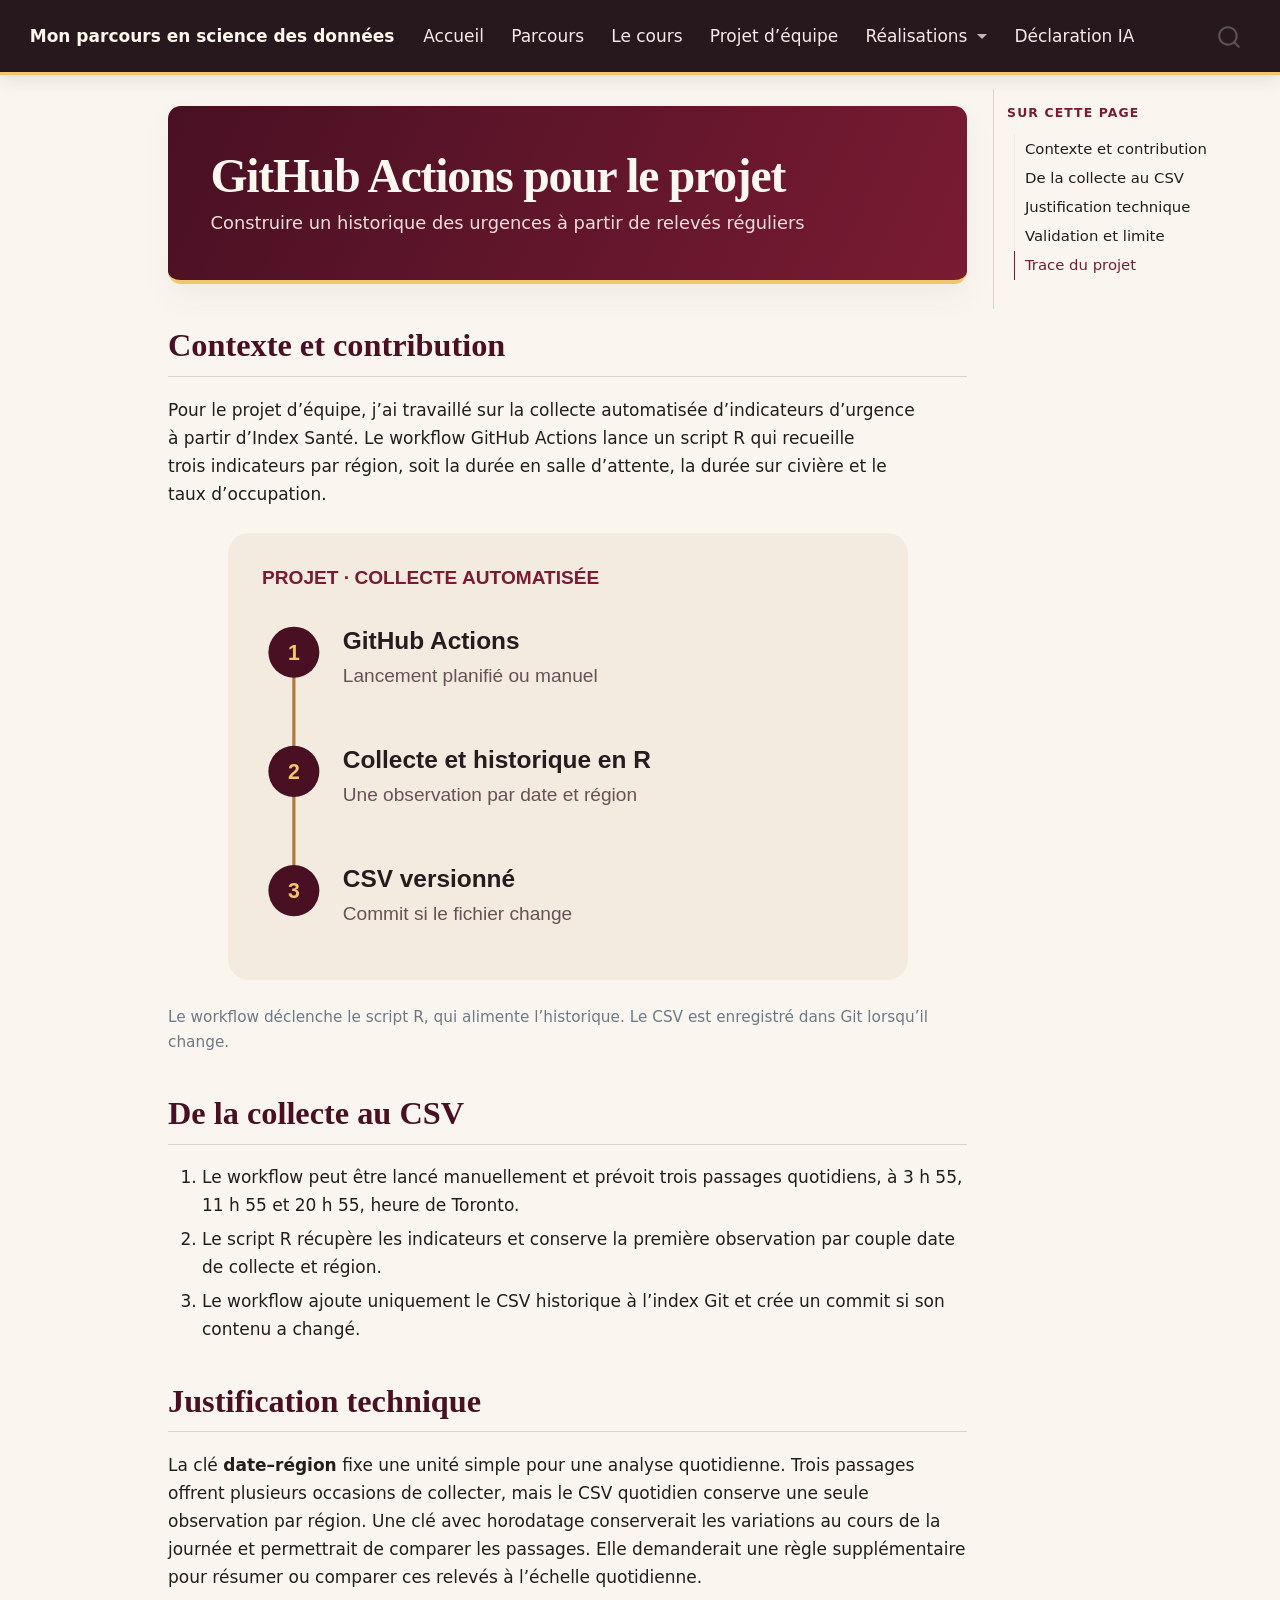
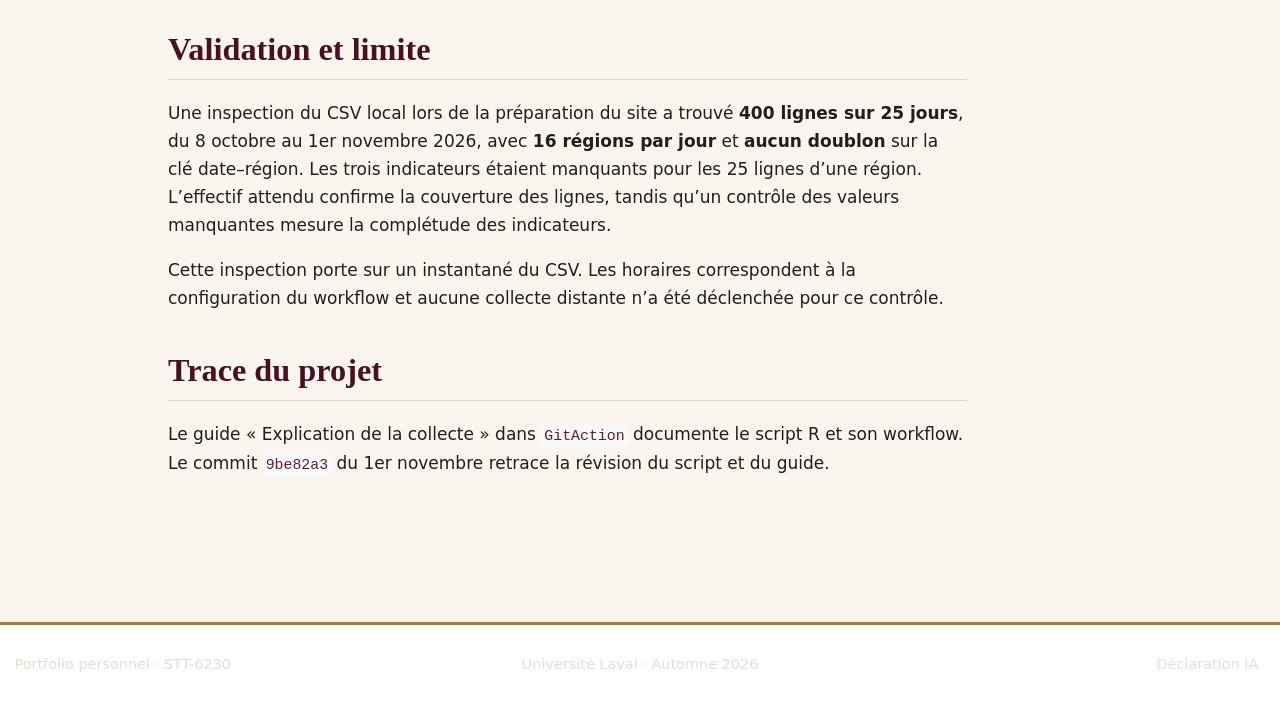
<file: docs/pages/realisations/github-actions.html>
<!DOCTYPE html>
<html xmlns="http://www.w3.org/1999/xhtml" lang="fr" xml:lang="fr"><head>

<meta charset="utf-8">
<meta name="generator" content="quarto-1.5.57">

<meta name="viewport" content="width=device-width, initial-scale=1.0, user-scalable=yes">


<title>GitHub Actions pour le projet – Mon parcours en science des données</title>
<style>
code{white-space: pre-wrap;}
span.smallcaps{font-variant: small-caps;}
div.columns{display: flex; gap: min(4vw, 1.5em);}
div.column{flex: auto; overflow-x: auto;}
div.hanging-indent{margin-left: 1.5em; text-indent: -1.5em;}
ul.task-list{list-style: none;}
ul.task-list li input[type="checkbox"] {
  width: 0.8em;
  margin: 0 0.8em 0.2em -1em; /* quarto-specific, see https://github.com/quarto-dev/quarto-cli/issues/4556 */ 
  vertical-align: middle;
}
</style>


<script src="../../site_libs/quarto-nav/quarto-nav.js"></script>
<script src="../../site_libs/quarto-nav/headroom.min.js"></script>
<script src="../../site_libs/clipboard/clipboard.min.js"></script>
<script src="../../site_libs/quarto-search/autocomplete.umd.js"></script>
<script src="../../site_libs/quarto-search/fuse.min.js"></script>
<script src="../../site_libs/quarto-search/quarto-search.js"></script>
<meta name="quarto:offset" content="../../">
<link href="../../assets/favicon.svg" rel="icon" type="image/svg+xml">
<script src="../../site_libs/quarto-html/quarto.js"></script>
<script src="../../site_libs/quarto-html/popper.min.js"></script>
<script src="../../site_libs/quarto-html/tippy.umd.min.js"></script>
<script src="../../site_libs/quarto-html/anchor.min.js"></script>
<link href="../../site_libs/quarto-html/tippy.css" rel="stylesheet">
<link href="../../site_libs/quarto-html/quarto-syntax-highlighting.css" rel="stylesheet" id="quarto-text-highlighting-styles">
<script src="../../site_libs/bootstrap/bootstrap.min.js"></script>
<link href="../../site_libs/bootstrap/bootstrap-icons.css" rel="stylesheet">
<link href="../../site_libs/bootstrap/bootstrap.min.css" rel="stylesheet" id="quarto-bootstrap" data-mode="light">
<script id="quarto-search-options" type="application/json">{
  "location": "navbar",
  "copy-button": false,
  "collapse-after": 3,
  "panel-placement": "end",
  "type": "overlay",
  "limit": 50,
  "keyboard-shortcut": [
    "f",
    "/",
    "s"
  ],
  "show-item-context": false,
  "language": {
    "search-no-results-text": "Pas de résultats",
    "search-matching-documents-text": "documents trouvés",
    "search-copy-link-title": "Copier le lien vers la recherche",
    "search-hide-matches-text": "Cacher les correspondances additionnelles",
    "search-more-match-text": "correspondance de plus dans ce document",
    "search-more-matches-text": "correspondances de plus dans ce document",
    "search-clear-button-title": "Effacer",
    "search-text-placeholder": "",
    "search-detached-cancel-button-title": "Annuler",
    "search-submit-button-title": "Envoyer",
    "search-label": "Recherche"
  }
}</script>


<link rel="stylesheet" href="../../assets/styles.css">
</head>

<body class="nav-fixed">

<div id="quarto-search-results"></div>
  <header id="quarto-header" class="headroom fixed-top">
    <nav class="navbar navbar-expand-lg " data-bs-theme="dark">
      <div class="navbar-container container-fluid">
      <div class="navbar-brand-container mx-auto">
    <a class="navbar-brand" href="../../index.html">
    <span class="navbar-title">Mon parcours en science des données</span>
    </a>
  </div>
            <div id="quarto-search" class="" title="Recherche"></div>
          <button class="navbar-toggler" type="button" data-bs-toggle="collapse" data-bs-target="#navbarCollapse" aria-controls="navbarCollapse" role="menu" aria-expanded="false" aria-label="Basculer la navigation" onclick="if (window.quartoToggleHeadroom) { window.quartoToggleHeadroom(); }">
  <span class="navbar-toggler-icon"></span>
</button>
          <div class="collapse navbar-collapse" id="navbarCollapse">
            <ul class="navbar-nav navbar-nav-scroll me-auto">
  <li class="nav-item">
    <a class="nav-link" href="../../index.html"> 
<span class="menu-text">Accueil</span></a>
  </li>  
  <li class="nav-item">
    <a class="nav-link" href="../../pages/parcours.html"> 
<span class="menu-text">Parcours</span></a>
  </li>  
  <li class="nav-item">
    <a class="nav-link" href="../../pages/cours.html"> 
<span class="menu-text">Le cours</span></a>
  </li>  
  <li class="nav-item">
    <a class="nav-link" href="../../pages/projet.html"> 
<span class="menu-text">Projet d’équipe</span></a>
  </li>  
  <li class="nav-item dropdown ">
    <a class="nav-link dropdown-toggle" href="#" id="nav-menu-réalisations" role="link" data-bs-toggle="dropdown" aria-expanded="false">
 <span class="menu-text">Réalisations</span>
    </a>
    <ul class="dropdown-menu" aria-labelledby="nav-menu-réalisations">    
        <li>
    <a class="dropdown-item" href="../../pages/realisations/index.html">
 <span class="dropdown-text">Vue d’ensemble</span></a>
  </li>  
        <li>
    <a class="dropdown-item" href="../../pages/realisations/defi-2.html">
 <span class="dropdown-text">Défi 2</span></a>
  </li>  
        <li>
    <a class="dropdown-item" href="../../pages/realisations/github-actions.html">
 <span class="dropdown-text">GitHub Actions</span></a>
  </li>  
    </ul>
  </li>
  <li class="nav-item">
    <a class="nav-link" href="../../pages/declaration-ia.html"> 
<span class="menu-text">Déclaration IA</span></a>
  </li>  
</ul>
          </div> <!-- /navcollapse -->
            <div class="quarto-navbar-tools">
</div>
      </div> <!-- /container-fluid -->
    </nav>
</header>
<!-- content -->
<div id="quarto-content" class="quarto-container page-columns page-rows-contents page-layout-article page-navbar">
<!-- sidebar -->
<!-- margin-sidebar -->
    <div id="quarto-margin-sidebar" class="sidebar margin-sidebar">
        <nav id="TOC" role="doc-toc" class="toc-active">
    <h2 id="toc-title">Sur cette page</h2>
   
  <ul>
  <li><a href="#contexte-et-contribution" id="toc-contexte-et-contribution" class="nav-link active" data-scroll-target="#contexte-et-contribution">Contexte et contribution</a></li>
  <li><a href="#de-la-collecte-au-csv" id="toc-de-la-collecte-au-csv" class="nav-link" data-scroll-target="#de-la-collecte-au-csv">De la collecte au CSV</a></li>
  <li><a href="#justification-technique" id="toc-justification-technique" class="nav-link" data-scroll-target="#justification-technique">Justification technique</a></li>
  <li><a href="#validation-et-limite" id="toc-validation-et-limite" class="nav-link" data-scroll-target="#validation-et-limite">Validation et limite</a></li>
  <li><a href="#trace-du-projet" id="toc-trace-du-projet" class="nav-link" data-scroll-target="#trace-du-projet">Trace du projet</a></li>
  </ul>
</nav>
    </div>
<!-- main -->
<main class="content" id="quarto-document-content">

<header id="title-block-header" class="quarto-title-block default">
<div class="quarto-title">
<h1 class="title">GitHub Actions pour le projet</h1>
<p class="subtitle lead">Construire un historique des urgences à partir de relevés réguliers</p>
</div>



<div class="quarto-title-meta">

    
  
    
  </div>
  


</header>


<section id="contexte-et-contribution" class="level2">
<h2 class="anchored" data-anchor-id="contexte-et-contribution">Contexte et contribution</h2>
<p>Pour le projet d’équipe, j’ai travaillé sur la collecte automatisée d’indicateurs d’urgence à partir d’Index Santé. Le workflow GitHub Actions lance un script R qui recueille trois indicateurs par région, soit la durée en salle d’attente, la durée sur civière et le taux d’occupation.</p>
<div class="quarto-figure quarto-figure-center">
<figure class="figure">
<p><img src="../../assets/visuels/github-actions.svg" class="realisation-visuel img-fluid figure-img"></p>
<figcaption>Le workflow déclenche le script R, qui alimente l’historique. Le CSV est enregistré dans Git lorsqu’il change.</figcaption>
</figure>
</div>
</section>
<section id="de-la-collecte-au-csv" class="level2">
<h2 class="anchored" data-anchor-id="de-la-collecte-au-csv">De la collecte au CSV</h2>
<ol type="1">
<li>Le workflow peut être lancé manuellement et prévoit trois passages quotidiens, à 3 h 55, 11 h 55 et 20 h 55, heure de Toronto.</li>
<li>Le script R récupère les indicateurs et conserve la première observation par couple date de collecte et région.</li>
<li>Le workflow ajoute uniquement le CSV historique à l’index Git et crée un commit si son contenu a changé.</li>
</ol>
</section>
<section id="justification-technique" class="level2">
<h2 class="anchored" data-anchor-id="justification-technique">Justification technique</h2>
<p>La clé <strong>date–région</strong> fixe une unité simple pour une analyse quotidienne. Trois passages offrent plusieurs occasions de collecter, mais le CSV quotidien conserve une seule observation par région. Une clé avec horodatage conserverait les variations au cours de la journée et permettrait de comparer les passages. Elle demanderait une règle supplémentaire pour résumer ou comparer ces relevés à l’échelle quotidienne.</p>
</section>
<section id="validation-et-limite" class="level2">
<h2 class="anchored" data-anchor-id="validation-et-limite">Validation et limite</h2>
<p>Une inspection du CSV local lors de la préparation du site a trouvé <strong>400 lignes sur 25 jours</strong>, du 8 octobre au 1er novembre 2026, avec <strong>16 régions par jour</strong> et <strong>aucun doublon</strong> sur la clé date–région. Les trois indicateurs étaient manquants pour les 25 lignes d’une région. L’effectif attendu confirme la couverture des lignes, tandis qu’un contrôle des valeurs manquantes mesure la complétude des indicateurs.</p>
<p>Cette inspection porte sur un instantané du CSV. Les horaires correspondent à la configuration du workflow et aucune collecte distante n’a été déclenchée pour ce contrôle.</p>
</section>
<section id="trace-du-projet" class="level2">
<h2 class="anchored" data-anchor-id="trace-du-projet">Trace du projet</h2>
<p>Le guide « Explication de la collecte » dans <code>GitAction</code> documente le script R et son workflow. Le commit <code>9be82a3</code> du 1er novembre retrace la révision du script et du guide.</p>


</section>

</main> <!-- /main -->
<script id="quarto-html-after-body" type="application/javascript">
window.document.addEventListener("DOMContentLoaded", function (event) {
  const toggleBodyColorMode = (bsSheetEl) => {
    const mode = bsSheetEl.getAttribute("data-mode");
    const bodyEl = window.document.querySelector("body");
    if (mode === "dark") {
      bodyEl.classList.add("quarto-dark");
      bodyEl.classList.remove("quarto-light");
    } else {
      bodyEl.classList.add("quarto-light");
      bodyEl.classList.remove("quarto-dark");
    }
  }
  const toggleBodyColorPrimary = () => {
    const bsSheetEl = window.document.querySelector("link#quarto-bootstrap");
    if (bsSheetEl) {
      toggleBodyColorMode(bsSheetEl);
    }
  }
  toggleBodyColorPrimary();  
  const icon = "";
  const anchorJS = new window.AnchorJS();
  anchorJS.options = {
    placement: 'right',
    icon: icon
  };
  anchorJS.add('.anchored');
  const isCodeAnnotation = (el) => {
    for (const clz of el.classList) {
      if (clz.startsWith('code-annotation-')) {                     
        return true;
      }
    }
    return false;
  }
  const onCopySuccess = function(e) {
    // button target
    const button = e.trigger;
    // don't keep focus
    button.blur();
    // flash "checked"
    button.classList.add('code-copy-button-checked');
    var currentTitle = button.getAttribute("title");
    button.setAttribute("title", "Copié");
    let tooltip;
    if (window.bootstrap) {
      button.setAttribute("data-bs-toggle", "tooltip");
      button.setAttribute("data-bs-placement", "left");
      button.setAttribute("data-bs-title", "Copié");
      tooltip = new bootstrap.Tooltip(button, 
        { trigger: "manual", 
          customClass: "code-copy-button-tooltip",
          offset: [0, -8]});
      tooltip.show();    
    }
    setTimeout(function() {
      if (tooltip) {
        tooltip.hide();
        button.removeAttribute("data-bs-title");
        button.removeAttribute("data-bs-toggle");
        button.removeAttribute("data-bs-placement");
      }
      button.setAttribute("title", currentTitle);
      button.classList.remove('code-copy-button-checked');
    }, 1000);
    // clear code selection
    e.clearSelection();
  }
  const getTextToCopy = function(trigger) {
      const codeEl = trigger.previousElementSibling.cloneNode(true);
      for (const childEl of codeEl.children) {
        if (isCodeAnnotation(childEl)) {
          childEl.remove();
        }
      }
      return codeEl.innerText;
  }
  const clipboard = new window.ClipboardJS('.code-copy-button:not([data-in-quarto-modal])', {
    text: getTextToCopy
  });
  clipboard.on('success', onCopySuccess);
  if (window.document.getElementById('quarto-embedded-source-code-modal')) {
    // For code content inside modals, clipBoardJS needs to be initialized with a container option
    // TODO: Check when it could be a function (https://github.com/zenorocha/clipboard.js/issues/860)
    const clipboardModal = new window.ClipboardJS('.code-copy-button[data-in-quarto-modal]', {
      text: getTextToCopy,
      container: window.document.getElementById('quarto-embedded-source-code-modal')
    });
    clipboardModal.on('success', onCopySuccess);
  }
    var localhostRegex = new RegExp(/^(?:http|https):\/\/localhost\:?[0-9]*\//);
    var mailtoRegex = new RegExp(/^mailto:/);
      var filterRegex = new RegExp('/' + window.location.host + '/');
    var isInternal = (href) => {
        return filterRegex.test(href) || localhostRegex.test(href) || mailtoRegex.test(href);
    }
    // Inspect non-navigation links and adorn them if external
 	var links = window.document.querySelectorAll('a[href]:not(.nav-link):not(.navbar-brand):not(.toc-action):not(.sidebar-link):not(.sidebar-item-toggle):not(.pagination-link):not(.no-external):not([aria-hidden]):not(.dropdown-item):not(.quarto-navigation-tool):not(.about-link)');
    for (var i=0; i<links.length; i++) {
      const link = links[i];
      if (!isInternal(link.href)) {
        // undo the damage that might have been done by quarto-nav.js in the case of
        // links that we want to consider external
        if (link.dataset.originalHref !== undefined) {
          link.href = link.dataset.originalHref;
        }
      }
    }
  function tippyHover(el, contentFn, onTriggerFn, onUntriggerFn) {
    const config = {
      allowHTML: true,
      maxWidth: 500,
      delay: 100,
      arrow: false,
      appendTo: function(el) {
          return el.parentElement;
      },
      interactive: true,
      interactiveBorder: 10,
      theme: 'quarto',
      placement: 'bottom-start',
    };
    if (contentFn) {
      config.content = contentFn;
    }
    if (onTriggerFn) {
      config.onTrigger = onTriggerFn;
    }
    if (onUntriggerFn) {
      config.onUntrigger = onUntriggerFn;
    }
    window.tippy(el, config); 
  }
  const noterefs = window.document.querySelectorAll('a[role="doc-noteref"]');
  for (var i=0; i<noterefs.length; i++) {
    const ref = noterefs[i];
    tippyHover(ref, function() {
      // use id or data attribute instead here
      let href = ref.getAttribute('data-footnote-href') || ref.getAttribute('href');
      try { href = new URL(href).hash; } catch {}
      const id = href.replace(/^#\/?/, "");
      const note = window.document.getElementById(id);
      if (note) {
        return note.innerHTML;
      } else {
        return "";
      }
    });
  }
  const xrefs = window.document.querySelectorAll('a.quarto-xref');
  const processXRef = (id, note) => {
    // Strip column container classes
    const stripColumnClz = (el) => {
      el.classList.remove("page-full", "page-columns");
      if (el.children) {
        for (const child of el.children) {
          stripColumnClz(child);
        }
      }
    }
    stripColumnClz(note)
    if (id === null || id.startsWith('sec-')) {
      // Special case sections, only their first couple elements
      const container = document.createElement("div");
      if (note.children && note.children.length > 2) {
        container.appendChild(note.children[0].cloneNode(true));
        for (let i = 1; i < note.children.length; i++) {
          const child = note.children[i];
          if (child.tagName === "P" && child.innerText === "") {
            continue;
          } else {
            container.appendChild(child.cloneNode(true));
            break;
          }
        }
        if (window.Quarto?.typesetMath) {
          window.Quarto.typesetMath(container);
        }
        return container.innerHTML
      } else {
        if (window.Quarto?.typesetMath) {
          window.Quarto.typesetMath(note);
        }
        return note.innerHTML;
      }
    } else {
      // Remove any anchor links if they are present
      const anchorLink = note.querySelector('a.anchorjs-link');
      if (anchorLink) {
        anchorLink.remove();
      }
      if (window.Quarto?.typesetMath) {
        window.Quarto.typesetMath(note);
      }
      // TODO in 1.5, we should make sure this works without a callout special case
      if (note.classList.contains("callout")) {
        return note.outerHTML;
      } else {
        return note.innerHTML;
      }
    }
  }
  for (var i=0; i<xrefs.length; i++) {
    const xref = xrefs[i];
    tippyHover(xref, undefined, function(instance) {
      instance.disable();
      let url = xref.getAttribute('href');
      let hash = undefined; 
      if (url.startsWith('#')) {
        hash = url;
      } else {
        try { hash = new URL(url).hash; } catch {}
      }
      if (hash) {
        const id = hash.replace(/^#\/?/, "");
        const note = window.document.getElementById(id);
        if (note !== null) {
          try {
            const html = processXRef(id, note.cloneNode(true));
            instance.setContent(html);
          } finally {
            instance.enable();
            instance.show();
          }
        } else {
          // See if we can fetch this
          fetch(url.split('#')[0])
          .then(res => res.text())
          .then(html => {
            const parser = new DOMParser();
            const htmlDoc = parser.parseFromString(html, "text/html");
            const note = htmlDoc.getElementById(id);
            if (note !== null) {
              const html = processXRef(id, note);
              instance.setContent(html);
            } 
          }).finally(() => {
            instance.enable();
            instance.show();
          });
        }
      } else {
        // See if we can fetch a full url (with no hash to target)
        // This is a special case and we should probably do some content thinning / targeting
        fetch(url)
        .then(res => res.text())
        .then(html => {
          const parser = new DOMParser();
          const htmlDoc = parser.parseFromString(html, "text/html");
          const note = htmlDoc.querySelector('main.content');
          if (note !== null) {
            // This should only happen for chapter cross references
            // (since there is no id in the URL)
            // remove the first header
            if (note.children.length > 0 && note.children[0].tagName === "HEADER") {
              note.children[0].remove();
            }
            const html = processXRef(null, note);
            instance.setContent(html);
          } 
        }).finally(() => {
          instance.enable();
          instance.show();
        });
      }
    }, function(instance) {
    });
  }
      let selectedAnnoteEl;
      const selectorForAnnotation = ( cell, annotation) => {
        let cellAttr = 'data-code-cell="' + cell + '"';
        let lineAttr = 'data-code-annotation="' +  annotation + '"';
        const selector = 'span[' + cellAttr + '][' + lineAttr + ']';
        return selector;
      }
      const selectCodeLines = (annoteEl) => {
        const doc = window.document;
        const targetCell = annoteEl.getAttribute("data-target-cell");
        const targetAnnotation = annoteEl.getAttribute("data-target-annotation");
        const annoteSpan = window.document.querySelector(selectorForAnnotation(targetCell, targetAnnotation));
        const lines = annoteSpan.getAttribute("data-code-lines").split(",");
        const lineIds = lines.map((line) => {
          return targetCell + "-" + line;
        })
        let top = null;
        let height = null;
        let parent = null;
        if (lineIds.length > 0) {
            //compute the position of the single el (top and bottom and make a div)
            const el = window.document.getElementById(lineIds[0]);
            top = el.offsetTop;
            height = el.offsetHeight;
            parent = el.parentElement.parentElement;
          if (lineIds.length > 1) {
            const lastEl = window.document.getElementById(lineIds[lineIds.length - 1]);
            const bottom = lastEl.offsetTop + lastEl.offsetHeight;
            height = bottom - top;
          }
          if (top !== null && height !== null && parent !== null) {
            // cook up a div (if necessary) and position it 
            let div = window.document.getElementById("code-annotation-line-highlight");
            if (div === null) {
              div = window.document.createElement("div");
              div.setAttribute("id", "code-annotation-line-highlight");
              div.style.position = 'absolute';
              parent.appendChild(div);
            }
            div.style.top = top - 2 + "px";
            div.style.height = height + 4 + "px";
            div.style.left = 0;
            let gutterDiv = window.document.getElementById("code-annotation-line-highlight-gutter");
            if (gutterDiv === null) {
              gutterDiv = window.document.createElement("div");
              gutterDiv.setAttribute("id", "code-annotation-line-highlight-gutter");
              gutterDiv.style.position = 'absolute';
              const codeCell = window.document.getElementById(targetCell);
              const gutter = codeCell.querySelector('.code-annotation-gutter');
              gutter.appendChild(gutterDiv);
            }
            gutterDiv.style.top = top - 2 + "px";
            gutterDiv.style.height = height + 4 + "px";
          }
          selectedAnnoteEl = annoteEl;
        }
      };
      const unselectCodeLines = () => {
        const elementsIds = ["code-annotation-line-highlight", "code-annotation-line-highlight-gutter"];
        elementsIds.forEach((elId) => {
          const div = window.document.getElementById(elId);
          if (div) {
            div.remove();
          }
        });
        selectedAnnoteEl = undefined;
      };
        // Handle positioning of the toggle
    window.addEventListener(
      "resize",
      throttle(() => {
        elRect = undefined;
        if (selectedAnnoteEl) {
          selectCodeLines(selectedAnnoteEl);
        }
      }, 10)
    );
    function throttle(fn, ms) {
    let throttle = false;
    let timer;
      return (...args) => {
        if(!throttle) { // first call gets through
            fn.apply(this, args);
            throttle = true;
        } else { // all the others get throttled
            if(timer) clearTimeout(timer); // cancel #2
            timer = setTimeout(() => {
              fn.apply(this, args);
              timer = throttle = false;
            }, ms);
        }
      };
    }
      // Attach click handler to the DT
      const annoteDls = window.document.querySelectorAll('dt[data-target-cell]');
      for (const annoteDlNode of annoteDls) {
        annoteDlNode.addEventListener('click', (event) => {
          const clickedEl = event.target;
          if (clickedEl !== selectedAnnoteEl) {
            unselectCodeLines();
            const activeEl = window.document.querySelector('dt[data-target-cell].code-annotation-active');
            if (activeEl) {
              activeEl.classList.remove('code-annotation-active');
            }
            selectCodeLines(clickedEl);
            clickedEl.classList.add('code-annotation-active');
          } else {
            // Unselect the line
            unselectCodeLines();
            clickedEl.classList.remove('code-annotation-active');
          }
        });
      }
  const findCites = (el) => {
    const parentEl = el.parentElement;
    if (parentEl) {
      const cites = parentEl.dataset.cites;
      if (cites) {
        return {
          el,
          cites: cites.split(' ')
        };
      } else {
        return findCites(el.parentElement)
      }
    } else {
      return undefined;
    }
  };
  var bibliorefs = window.document.querySelectorAll('a[role="doc-biblioref"]');
  for (var i=0; i<bibliorefs.length; i++) {
    const ref = bibliorefs[i];
    const citeInfo = findCites(ref);
    if (citeInfo) {
      tippyHover(citeInfo.el, function() {
        var popup = window.document.createElement('div');
        citeInfo.cites.forEach(function(cite) {
          var citeDiv = window.document.createElement('div');
          citeDiv.classList.add('hanging-indent');
          citeDiv.classList.add('csl-entry');
          var biblioDiv = window.document.getElementById('ref-' + cite);
          if (biblioDiv) {
            citeDiv.innerHTML = biblioDiv.innerHTML;
          }
          popup.appendChild(citeDiv);
        });
        return popup.innerHTML;
      });
    }
  }
});
</script>
</div> <!-- /content -->
<footer class="footer">
  <div class="nav-footer">
    <div class="nav-footer-left">
<p>Portfolio personnel · STT-6230</p>
</div>   
    <div class="nav-footer-center">
<p>Université Laval · Automne 2026</p>
</div>
    <div class="nav-footer-right">
      <ul class="footer-items list-unstyled">
    <li class="nav-item">
    <a class="nav-link" href="../../pages/declaration-ia.html">
<p>Déclaration IA</p>
</a>
  </li>  
</ul>
    </div>
  </div>
</footer>




</body></html>
</file>
<file: docs/site_libs/quarto-html/tippy.css>
.tippy-box[data-animation=fade][data-state=hidden]{opacity:0}[data-tippy-root]{max-width:calc(100vw - 10px)}.tippy-box{position:relative;background-color:#333;color:#fff;border-radius:4px;font-size:14px;line-height:1.4;white-space:normal;outline:0;transition-property:transform,visibility,opacity}.tippy-box[data-placement^=top]>.tippy-arrow{bottom:0}.tippy-box[data-placement^=top]>.tippy-arrow:before{bottom:-7px;left:0;border-width:8px 8px 0;border-top-color:initial;transform-origin:center top}.tippy-box[data-placement^=bottom]>.tippy-arrow{top:0}.tippy-box[data-placement^=bottom]>.tippy-arrow:before{top:-7px;left:0;border-width:0 8px 8px;border-bottom-color:initial;transform-origin:center bottom}.tippy-box[data-placement^=left]>.tippy-arrow{right:0}.tippy-box[data-placement^=left]>.tippy-arrow:before{border-width:8px 0 8px 8px;border-left-color:initial;right:-7px;transform-origin:center left}.tippy-box[data-placement^=right]>.tippy-arrow{left:0}.tippy-box[data-placement^=right]>.tippy-arrow:before{left:-7px;border-width:8px 8px 8px 0;border-right-color:initial;transform-origin:center right}.tippy-box[data-inertia][data-state=visible]{transition-timing-function:cubic-bezier(.54,1.5,.38,1.11)}.tippy-arrow{width:16px;height:16px;color:#333}.tippy-arrow:before{content:"";position:absolute;border-color:transparent;border-style:solid}.tippy-content{position:relative;padding:5px 9px;z-index:1}
</file>
<file: docs/site_libs/quarto-html/quarto-syntax-highlighting.css>
/* quarto syntax highlight colors */
:root {
  --quarto-hl-ot-color: #003B4F;
  --quarto-hl-at-color: #657422;
  --quarto-hl-ss-color: #20794D;
  --quarto-hl-an-color: #5E5E5E;
  --quarto-hl-fu-color: #4758AB;
  --quarto-hl-st-color: #20794D;
  --quarto-hl-cf-color: #003B4F;
  --quarto-hl-op-color: #5E5E5E;
  --quarto-hl-er-color: #AD0000;
  --quarto-hl-bn-color: #AD0000;
  --quarto-hl-al-color: #AD0000;
  --quarto-hl-va-color: #111111;
  --quarto-hl-bu-color: inherit;
  --quarto-hl-ex-color: inherit;
  --quarto-hl-pp-color: #AD0000;
  --quarto-hl-in-color: #5E5E5E;
  --quarto-hl-vs-color: #20794D;
  --quarto-hl-wa-color: #5E5E5E;
  --quarto-hl-do-color: #5E5E5E;
  --quarto-hl-im-color: #00769E;
  --quarto-hl-ch-color: #20794D;
  --quarto-hl-dt-color: #AD0000;
  --quarto-hl-fl-color: #AD0000;
  --quarto-hl-co-color: #5E5E5E;
  --quarto-hl-cv-color: #5E5E5E;
  --quarto-hl-cn-color: #8f5902;
  --quarto-hl-sc-color: #5E5E5E;
  --quarto-hl-dv-color: #AD0000;
  --quarto-hl-kw-color: #003B4F;
}

/* other quarto variables */
:root {
  --quarto-font-monospace: SFMono-Regular, Menlo, Monaco, Consolas, "Liberation Mono", "Courier New", monospace;
}

pre > code.sourceCode > span {
  color: #003B4F;
}

code span {
  color: #003B4F;
}

code.sourceCode > span {
  color: #003B4F;
}

div.sourceCode,
div.sourceCode pre.sourceCode {
  color: #003B4F;
}

code span.ot {
  color: #003B4F;
  font-style: inherit;
}

code span.at {
  color: #657422;
  font-style: inherit;
}

code span.ss {
  color: #20794D;
  font-style: inherit;
}

code span.an {
  color: #5E5E5E;
  font-style: inherit;
}

code span.fu {
  color: #4758AB;
  font-style: inherit;
}

code span.st {
  color: #20794D;
  font-style: inherit;
}

code span.cf {
  color: #003B4F;
  font-weight: bold;
  font-style: inherit;
}

code span.op {
  color: #5E5E5E;
  font-style: inherit;
}

code span.er {
  color: #AD0000;
  font-style: inherit;
}

code span.bn {
  color: #AD0000;
  font-style: inherit;
}

code span.al {
  color: #AD0000;
  font-style: inherit;
}

code span.va {
  color: #111111;
  font-style: inherit;
}

code span.bu {
  font-style: inherit;
}

code span.ex {
  font-style: inherit;
}

code span.pp {
  color: #AD0000;
  font-style: inherit;
}

code span.in {
  color: #5E5E5E;
  font-style: inherit;
}

code span.vs {
  color: #20794D;
  font-style: inherit;
}

code span.wa {
  color: #5E5E5E;
  font-style: italic;
}

code span.do {
  color: #5E5E5E;
  font-style: italic;
}

code span.im {
  color: #00769E;
  font-style: inherit;
}

code span.ch {
  color: #20794D;
  font-style: inherit;
}

code span.dt {
  color: #AD0000;
  font-style: inherit;
}

code span.fl {
  color: #AD0000;
  font-style: inherit;
}

code span.co {
  color: #5E5E5E;
  font-style: inherit;
}

code span.cv {
  color: #5E5E5E;
  font-style: italic;
}

code span.cn {
  color: #8f5902;
  font-style: inherit;
}

code span.sc {
  color: #5E5E5E;
  font-style: inherit;
}

code span.dv {
  color: #AD0000;
  font-style: inherit;
}

code span.kw {
  color: #003B4F;
  font-weight: bold;
  font-style: inherit;
}

.prevent-inlining {
  content: "</";
}

/*# sourceMappingURL=debc5d5d77c3f9108843748ff7464032.css.map */
</file>
<file: docs/assets/styles.css>
/* Palette du site personnel, inspirée de l’Université Laval. */
:root {
  --ink: #251c1d;
  --wine: #791b32;
  --wine-dark: #491023;
  --gold: #f1c76c;
  --paper: #faf6ef;
  --line: #dfd2c3;
  --bs-body-bg: var(--paper);
  --bs-body-color: var(--ink);
  --bs-link-color-rgb: 121, 27, 50;
  --bs-link-hover-color-rgb: 73, 16, 35;
}

body { line-height: 1.65; }

#quarto-header .navbar {
  --bs-navbar-color: #f6eae9;
  --bs-navbar-hover-color: var(--gold);
  --bs-navbar-active-color: var(--gold);
  --bs-navbar-brand-color: #fff8ed;
  --bs-navbar-brand-hover-color: var(--gold);
  background: #27181e;
  border-bottom: 3px solid var(--gold);
}

#quarto-header .navbar .nav-link.active {
  text-decoration: underline;
  text-underline-offset: .35em;
}

:focus-visible {
  outline: 3px solid #a64a25;
  outline-offset: 4px;
}

#quarto-header :focus-visible, .site-hero :focus-visible {
  outline-color: var(--gold);
}

main h1, main h2 {
  font-family: Georgia, 'Times New Roman', serif;
  font-weight: 700;
  color: var(--wine-dark);
}

main h2 { border-bottom-color: var(--line); }
#TOC a.active { color: var(--wine) !important; border-left-color: var(--wine) !important; }

main table {
  --bs-table-bg: #fffaf3;
  --bs-table-striped-bg: #f4eae0;
  --bs-table-border-color: var(--line);
}
main table thead th {
  background: #eee0d5;
  color: var(--wine-dark);
}

.site-hero {
  position: relative;
  overflow: hidden;
  isolation: isolate;
  margin: 0 0 2.5rem;
  padding: clamp(1.75rem, 6vw, 4.75rem);
  border-radius: 1rem;
  border-bottom: 4px solid var(--gold);
  background: linear-gradient(120deg, #35121e, #701b33 72%, #892d43);
  color: #fff8f0;
}

.site-hero::before {
  content: '';
  position: absolute;
  z-index: -1;
  inset: 0 0 0 45%;
  background: radial-gradient(circle, #ffd887 1px, transparent 1.6px) 0 0 / 18px 18px;
  mask-image: linear-gradient(110deg, transparent 12%, #000 90%);
  opacity: .24;
  pointer-events: none;
}

.hero-label {
  color: var(--gold);
  font-size: .8rem;
  font-weight: 750;
  letter-spacing: .14em;
  text-transform: uppercase;
}

.site-hero h1 {
  max-width: 15ch;
  color: inherit;
  font-size: clamp(2.25rem, 6vw, 4.4rem);
  letter-spacing: -.035em;
  line-height: 1.06;
  margin: .5rem 0 1rem;
  overflow-wrap: anywhere;
}

.site-hero .level1 > p { max-width: 54ch; }
.hero-actions { margin-top: 1.45rem; }
.hero-actions p { display: flex; flex-wrap: wrap; gap: .65rem; margin-bottom: 0; }
.hero-actions a {
  display: inline-block;
  border: 1px solid var(--gold);
  border-radius: .45rem;
  padding: .58rem 1rem;
  color: #fff8f0;
  font-weight: 700;
  text-decoration: none;
}
.hero-actions a:first-child {
  background: var(--gold);
  color: #2c1619;
}
.hero-actions a:hover { text-decoration: underline; }

.home-grid {
  display: grid;
  grid-template-columns: repeat(3, minmax(0, 1fr));
  gap: 1rem;
}

.home-card {
  background: #fffaf4;
  border: 1px solid var(--line);
  border-top: 3px solid #b57a37;
  border-radius: .65rem;
  padding: 1.2rem;
}

.home-card h3 { font-size: 1.1rem; margin: 0 0 .5rem; }
.home-card p:last-child { margin-bottom: 0; }

@media (max-width: 720px) {
  .home-grid { grid-template-columns: 1fr; }
  .site-hero { margin-bottom: 1.5rem; }
}

/* Navigation et rythme des pages. */
html { scroll-padding-top: 6rem; }
body { font-family: "Segoe UI", system-ui, sans-serif; }
#quarto-header .navbar {
  padding-block: .8rem;
  box-shadow: 0 4px 18px #27181e1a;
}
#quarto-header .navbar-brand {
  max-width: min(28rem, 70vw);
  white-space: normal;
  font-size: 1rem;
  font-weight: 650;
  line-height: 1.3;
}
#quarto-header .navbar-nav { gap: .2rem; }
#quarto-header .navbar .nav-link {
  padding: .45rem .7rem;
  border-radius: .3rem;
}
#quarto-header .navbar .nav-link.active {
  background: #ffffff12;
  text-decoration-thickness: 2px;
}
#quarto-header .navbar .nav-link:hover { background: #ffffff0c; }

main.content { padding-bottom: 3rem; }
main.content > section { margin-top: 2.25rem; }
main.content > section > h2 {
  padding-bottom: .65rem;
  margin-bottom: 1.1rem;
  font-size: clamp(1.5rem, 3vw, 1.9rem);
}
main h3 { color: var(--wine-dark); font-size: 1.15rem; font-weight: 650; }
main p, main li { text-wrap: pretty; }
main a { text-underline-offset: .18em; }
main li + li { margin-top: .35rem; }

/* Bandeau commun aux pages intérieures. */
#title-block-header {
  position: relative;
  background: linear-gradient(115deg, var(--wine-dark), var(--wine));
  color: #fff8f0;
  border-radius: .75rem;
  border-bottom: 4px solid var(--gold);
  padding: clamp(1.5rem, 4vw, 2.5rem);
  margin: 0 0 2.5rem;
  box-shadow: 0 12px 30px #4910230d;
}
#title-block-header h1 {
  color: inherit;
  line-height: 1.15;
  font-size: clamp(2rem, 4vw, 2.8rem);
  letter-spacing: -.025em;
  margin-bottom: .5rem;
}
#title-block-header .subtitle {
  color: #f3ded9;
  font-size: 1.05rem;
  margin-bottom: 0;
}
#title-block-header .quarto-title-meta:empty { display: none; }

/* Sommaire et tableaux. */
#TOC {
  border-left: 1px solid var(--line);
  padding: .7rem 0 .7rem .8rem;
  font-size: .85rem;
}
#TOC h2 {
  font-size: .73rem;
  font-weight: 750;
  text-transform: uppercase;
  letter-spacing: .09em;
  color: var(--wine);
  margin-bottom: .8rem;
}
#TOC a { line-height: 1.5; }
main table {
  margin-block: 1.5rem;
  font-size: .92rem;
  border-bottom: 2px solid var(--line);
}
main table th, main table td { padding: .85rem 1rem; }
main table thead th {
  background: var(--wine-dark);
  color: #fff8f0;
  font-weight: 600;
  border-bottom: 3px solid var(--gold);
}
main table tbody tr:nth-child(even) td { background: #f3eae0; }
main :not(pre) > code {
  color: #6c1930;
  background: #efe3dc;
  border-radius: .2rem;
  padding: .1em .3em;
}
main blockquote {
  color: var(--ink);
  border-left: 3px solid #b57a37;
  background: #f2e9dc;
  padding: 1rem 1.25rem;
  border-radius: 0 .4rem .4rem 0;
}

/* Accueil et cartes. */
.site-hero { box-shadow: 0 16px 40px #49102314; }
.home-grid { gap: 1.25rem; }
.home-card {
  padding: 1.55rem;
  border-top-color: var(--wine);
  box-shadow: 0 5px 16px #49102306;
}
.home-card h3 a { text-decoration: none; }
.home-card h3 a:hover { text-decoration: underline; }
.home-card p { color: #514347; font-size: .95rem; }

/* Bandeau de bas de page. */
footer.footer {
  background: #27181e;
  color: #e8dcd5;
  border-top: 3px solid #b57a37;
}
.nav-footer { padding: 1.4rem max(1.25rem, 4vw); gap: 1rem; }
.nav-footer, .nav-footer p { color: #e8dcd5; font-size: .85rem; }
.nav-footer a { color: var(--gold); text-underline-offset: .2em; }
.nav-footer a:hover { color: #fff8f0; }
.nav-footer :focus-visible { outline-color: var(--gold); }

@media (max-width: 991px) {
  #quarto-header .navbar-collapse { padding-top: .75rem; }
  #quarto-header .navbar .nav-link { padding: .65rem .75rem; }
}
@media (max-width: 720px) {
  #title-block-header { margin-bottom: 1.75rem; }
  main.content > section { margin-top: 1.75rem; }
  .home-card { padding: 1.25rem; }
  main table { display: block; max-width: 100%; overflow-x: auto; }
  main table th, main table td { min-width: 8rem; }
  .nav-footer { flex-direction: column; align-items: center; text-align: center; }
  .nav-footer > div { text-align: center; }
}
@media (prefers-reduced-motion: reduce) {
  html { scroll-behavior: auto !important; }
}
@media print {
  #title-block-header, .site-hero { background: white; color: black; box-shadow: none; }
  #title-block-header h1, #title-block-header .subtitle, .site-hero h1, .hero-label { color: black; }
  .home-card { box-shadow: none; }
}


/* Parcours en quatre étapes, lisible dans l’ordre du document. */
.parcours-etapes {
  margin-block: 2rem;
  padding-left: clamp(.85rem, 3vw, 1.75rem);
  border-left: 2px solid #b57a37;
}
.parcours-etape {
  position: relative;
  margin-bottom: 1.5rem;
  padding: clamp(1.15rem, 3vw, 1.8rem);
  border: 1px solid var(--line);
  border-radius: .65rem;
  background: #fffaf4;
}
.parcours-etape::before {
  content: '';
  position: absolute;
  width: .7rem;
  height: .7rem;
  left: calc(-1 * clamp(.85rem, 3vw, 1.75rem) - .41rem);
  top: 2rem;
  border-radius: 50%;
  background: var(--wine);
  border: 2px solid var(--paper);
}
.parcours-etape h2 {
  margin-top: 0;
  font-size: clamp(1.45rem, 3vw, 1.85rem);
}
.parcours-repere {
  color: var(--wine);
  font-size: .8rem;
  font-weight: 700;
  letter-spacing: .035em;
}
.parcours-etape > p:last-child { margin-bottom: 0; }


/* Navigation des réalisations et aperçus. */
#quarto-header .dropdown-menu {
  --bs-dropdown-bg: #27181e;
  --bs-dropdown-color: #fff8f0;
  --bs-dropdown-link-color: #fff8f0;
  --bs-dropdown-link-hover-color: #f1c76c;
  --bs-dropdown-link-hover-bg: #ffffff12;
  --bs-dropdown-link-active-bg: #791b32;
  --bs-dropdown-link-active-color: #fff8f0;
  border: 1px solid #b57a37;
  border-radius: .4rem;
  padding: .4rem;
}
#quarto-header .dropdown-item { padding: .6rem .85rem; border-radius: .2rem; }

.site-actualite {
  border: 1px solid var(--line);
  border-left: 4px solid var(--wine);
  background: #f2e9dc;
  padding: 1.25rem 1.5rem;
  border-radius: .4rem;
  margin-block: 1.75rem;
}
.site-actualite h3 { margin-top: 0; }
.site-actualite p:last-child { margin-bottom: 0; }
.actualite-date { color: #685258; font-size: .8rem; }
.realisations-grid {
  display: grid;
  grid-template-columns: repeat(2, minmax(0, 1fr));
  gap: 1.5rem;
}
.realisation-apercu {
  min-width: 0;
  padding: 1.25rem;
  border: 1px solid var(--line);
  border-radius: .65rem;
  background: #fffaf4;
}
.realisation-apercu h2 { font-size: 1.45rem; margin-top: 0; }
.realisation-apercu h2 a { text-decoration: none; }
.realisation-apercu h2 a:hover { text-decoration: underline; }
.realisation-apercu p:last-child { margin-bottom: 0; }
.realisation-apercu img, img.realisation-visuel {
  display: block;
  width: 100%;
  height: auto;
  border-radius: .6rem;
}
img.realisation-visuel { max-width: 40rem; margin: 1.5rem auto; }
@media (max-width: 720px) {
  .realisations-grid { grid-template-columns: 1fr; }
}


/* Cartes filtrables du cours. */
[hidden] { display: none !important; }
.filtre-boutons { display: flex; gap: .5rem; flex-wrap: wrap; }
.filtre-boutons button {
  border: 1px solid var(--line);
  border-radius: 2rem;
  padding: .5rem 1rem;
  background: #fffaf4;
  color: var(--wine-dark);
  font: inherit;
  cursor: pointer;
}
.filtre-boutons button[aria-pressed="true"] {
  background: var(--wine-dark);
  color: #fff8f0;
  border-color: var(--wine-dark);
}
.filtre-boutons button:hover { border-color: var(--wine); }
.filtre-compteur { color: #685258; font-size: .85rem; margin-top: .7rem; }
.semaines-grid { display: grid; grid-template-columns: repeat(2, minmax(0, 1fr)); gap: 1rem; }
.semaine-carte {
  min-width: 0;
  padding: 1.3rem;
  border: 1px solid var(--line);
  border-top: 3px solid #b57a37;
  border-radius: .6rem;
  background: #fffaf4;
}
.semaine-carte h3 { margin-top: 0; }
.semaine-themes { color: var(--wine); font-size: .78rem; font-weight: 700; }
.semaine-carte details { border-top: 1px solid var(--line); padding-top: .7rem; }
.semaine-carte summary { color: var(--wine); font-weight: 650; cursor: pointer; }
.semaine-carte details > p { font-size: .85rem; }
.semaine-carte pre { max-width: 100%; overflow-x: auto; font-size: .8rem; }

/* Démonstration de jointure. */
.jointure-demo { padding: 1.3rem; border: 1px solid var(--line); border-radius: .7rem; background: #fffaf4; }
.demo-tables { display: grid; grid-template-columns: repeat(2, minmax(0, 1fr)); gap: 1.25rem; }
.demo-tables > div { min-width: 0; }
.demo-tables table { width: 100%; }
.demo-tables th, .demo-tables td { padding: .5rem; }
.demo-cle { border: 1px solid var(--line); padding: 1rem; border-radius: .4rem; }
.demo-cle legend { float: none; width: auto; padding: 0 .3rem; font-size: 1rem; font-weight: 700; }
.demo-cle label { display: inline-block; margin: .3rem 1rem .3rem 0; cursor: pointer; }
.demo-doublon { display: block; margin-block: 1rem; cursor: pointer; }
.jointure-demo input { accent-color: var(--wine); }
.demo-statut { padding: 1rem; border-left: 4px solid #617246; background: #edf0e4; font-weight: 700; }
.demo-statut[data-etat="alerte"] { border-color: #a54b25; background: #f9eadc; }
.demo-resultat { max-width: 100%; overflow-x: auto; }
.demo-resultat table { min-width: 35rem; width: 100%; }
.demo-resultat .jointure-incoherente td { background: #f8e0dc; }
.jointure-demo pre { padding: 1rem; background: #f2e9dc; border-radius: .4rem; overflow-x: auto; }
.jointure-demo caption { font-size: .85rem; }

/* Parcours du projet. */
.projet-parcours { list-style: none; counter-reset: projet; padding-left: 0; margin-block: 2rem; }
.projet-parcours > .projet-etape {
  counter-increment: projet;
  position: relative;
  border-left: 2px solid #b57a37;
  padding: 0 0 2rem 2.25rem;
  margin-left: 1rem;
}
.projet-parcours > .projet-etape::before {
  content: counter(projet);
  position: absolute;
  left: -1rem;
  top: 0;
  width: 2rem;
  height: 2rem;
  display: grid;
  place-items: center;
  background: var(--wine-dark);
  color: var(--gold);
  border-radius: 50%;
  font-weight: 700;
}
.projet-parcours > .projet-etape:last-child { border-left-color: transparent; padding-bottom: 0; }
.projet-parcours h3 { margin-top: 0; padding-top: .2rem; }
@media (max-width: 720px) {
  .semaines-grid, .demo-tables { grid-template-columns: 1fr; }
  .demo-tables table { display: table; }
  .demo-tables th, .demo-tables td { min-width: 0; }
  .jointure-demo { padding: .9rem; }
}
</file>
